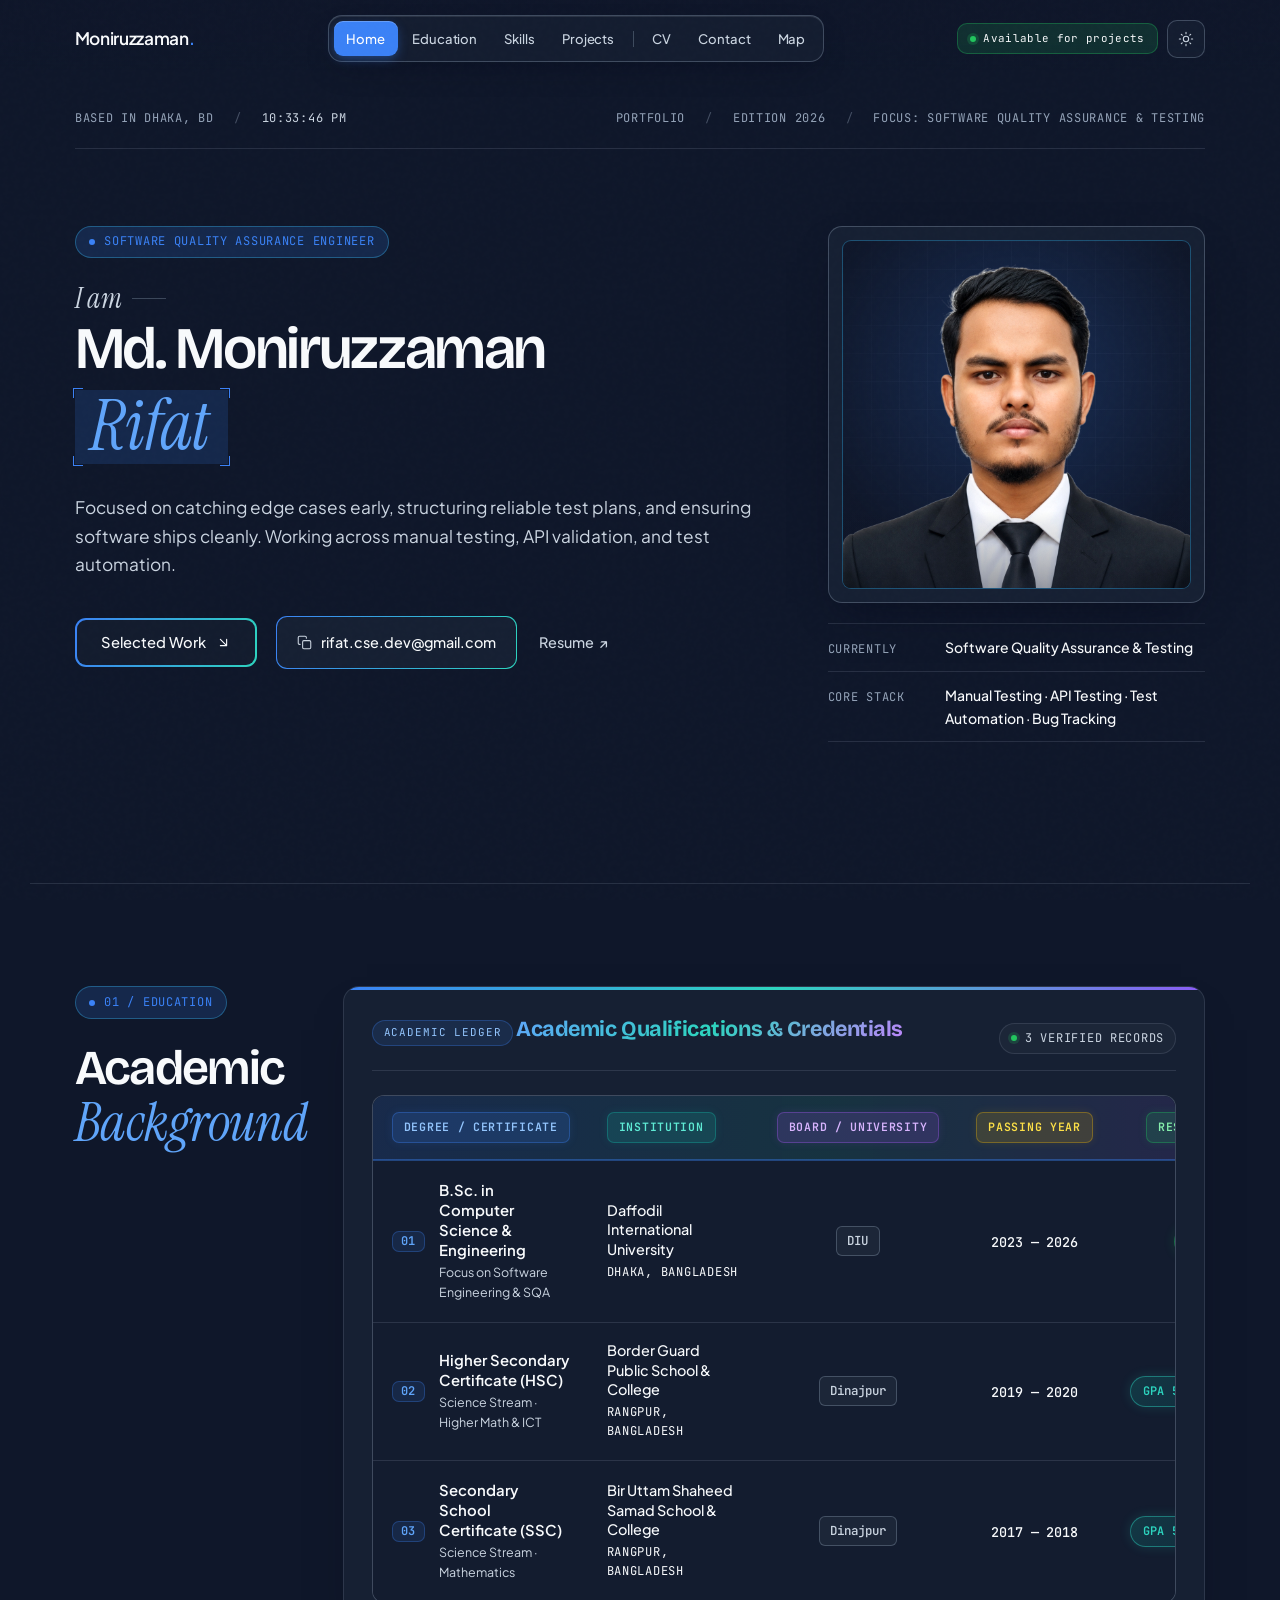
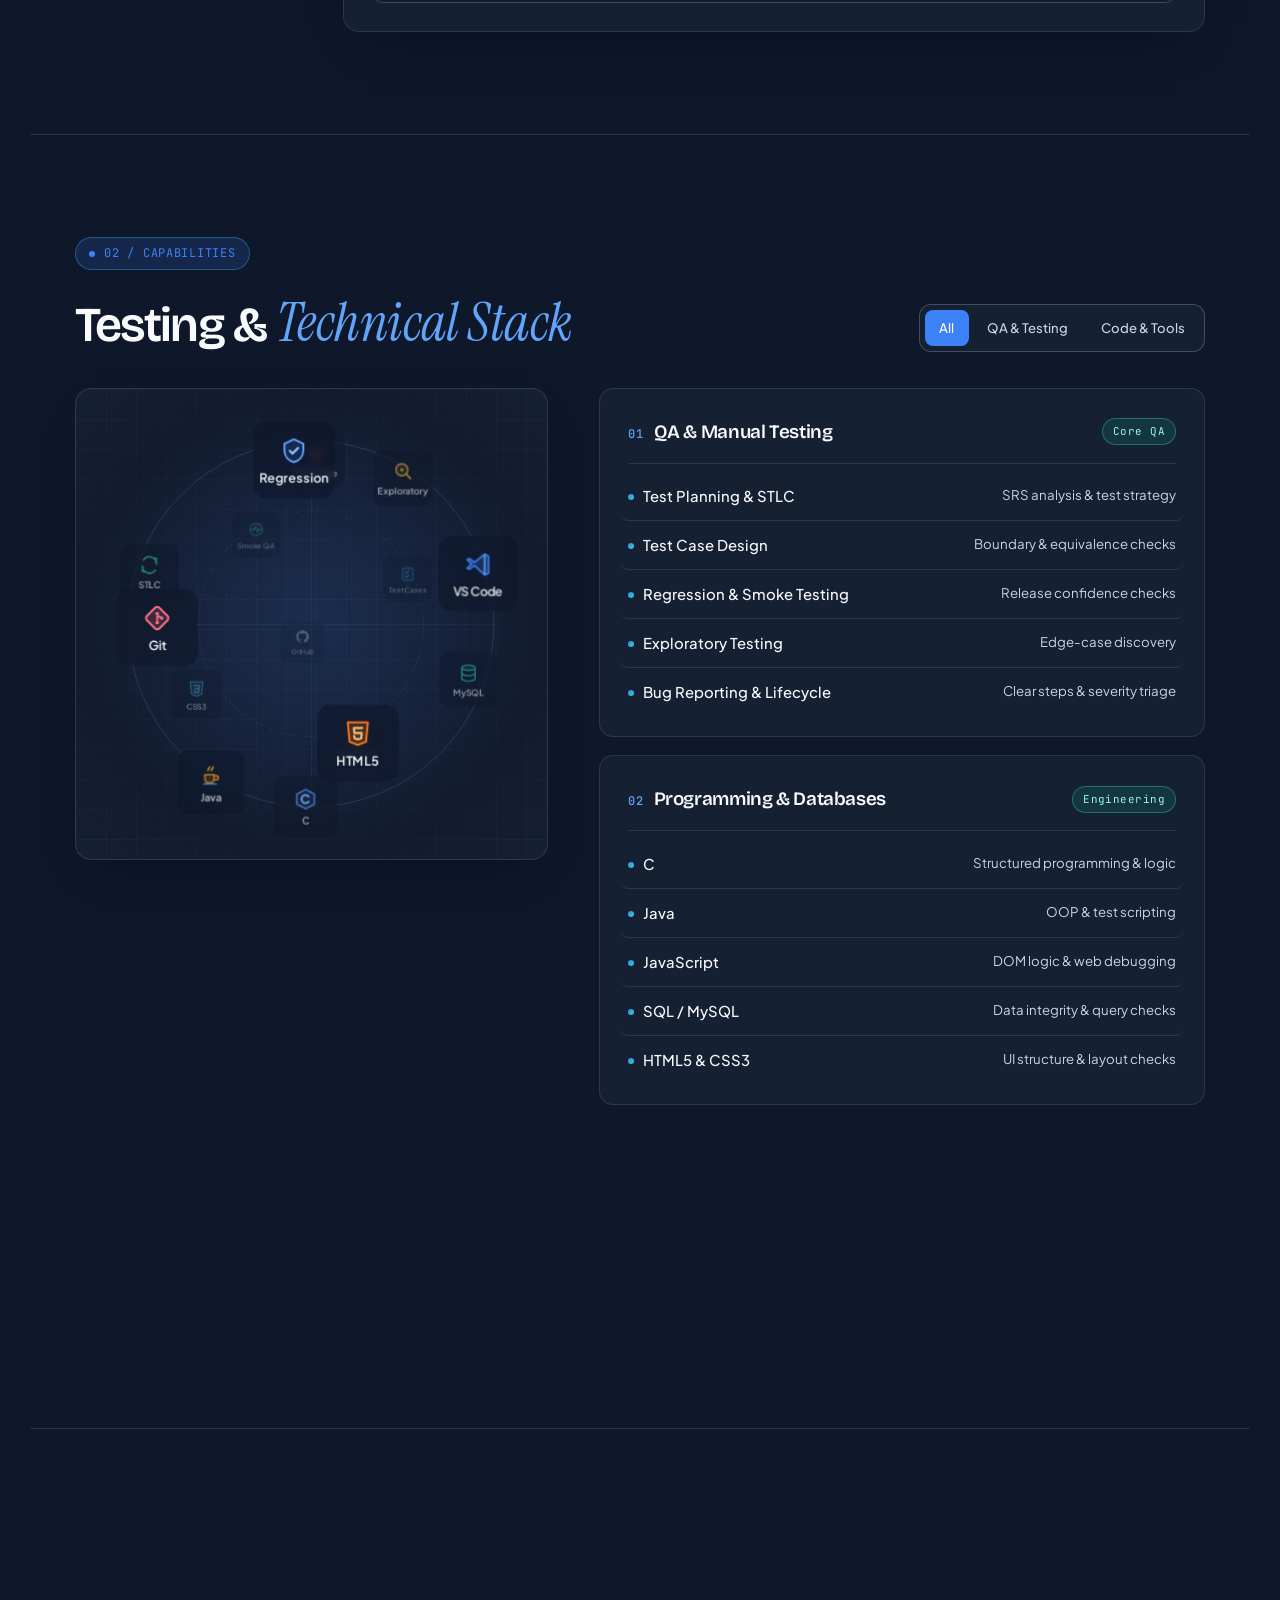
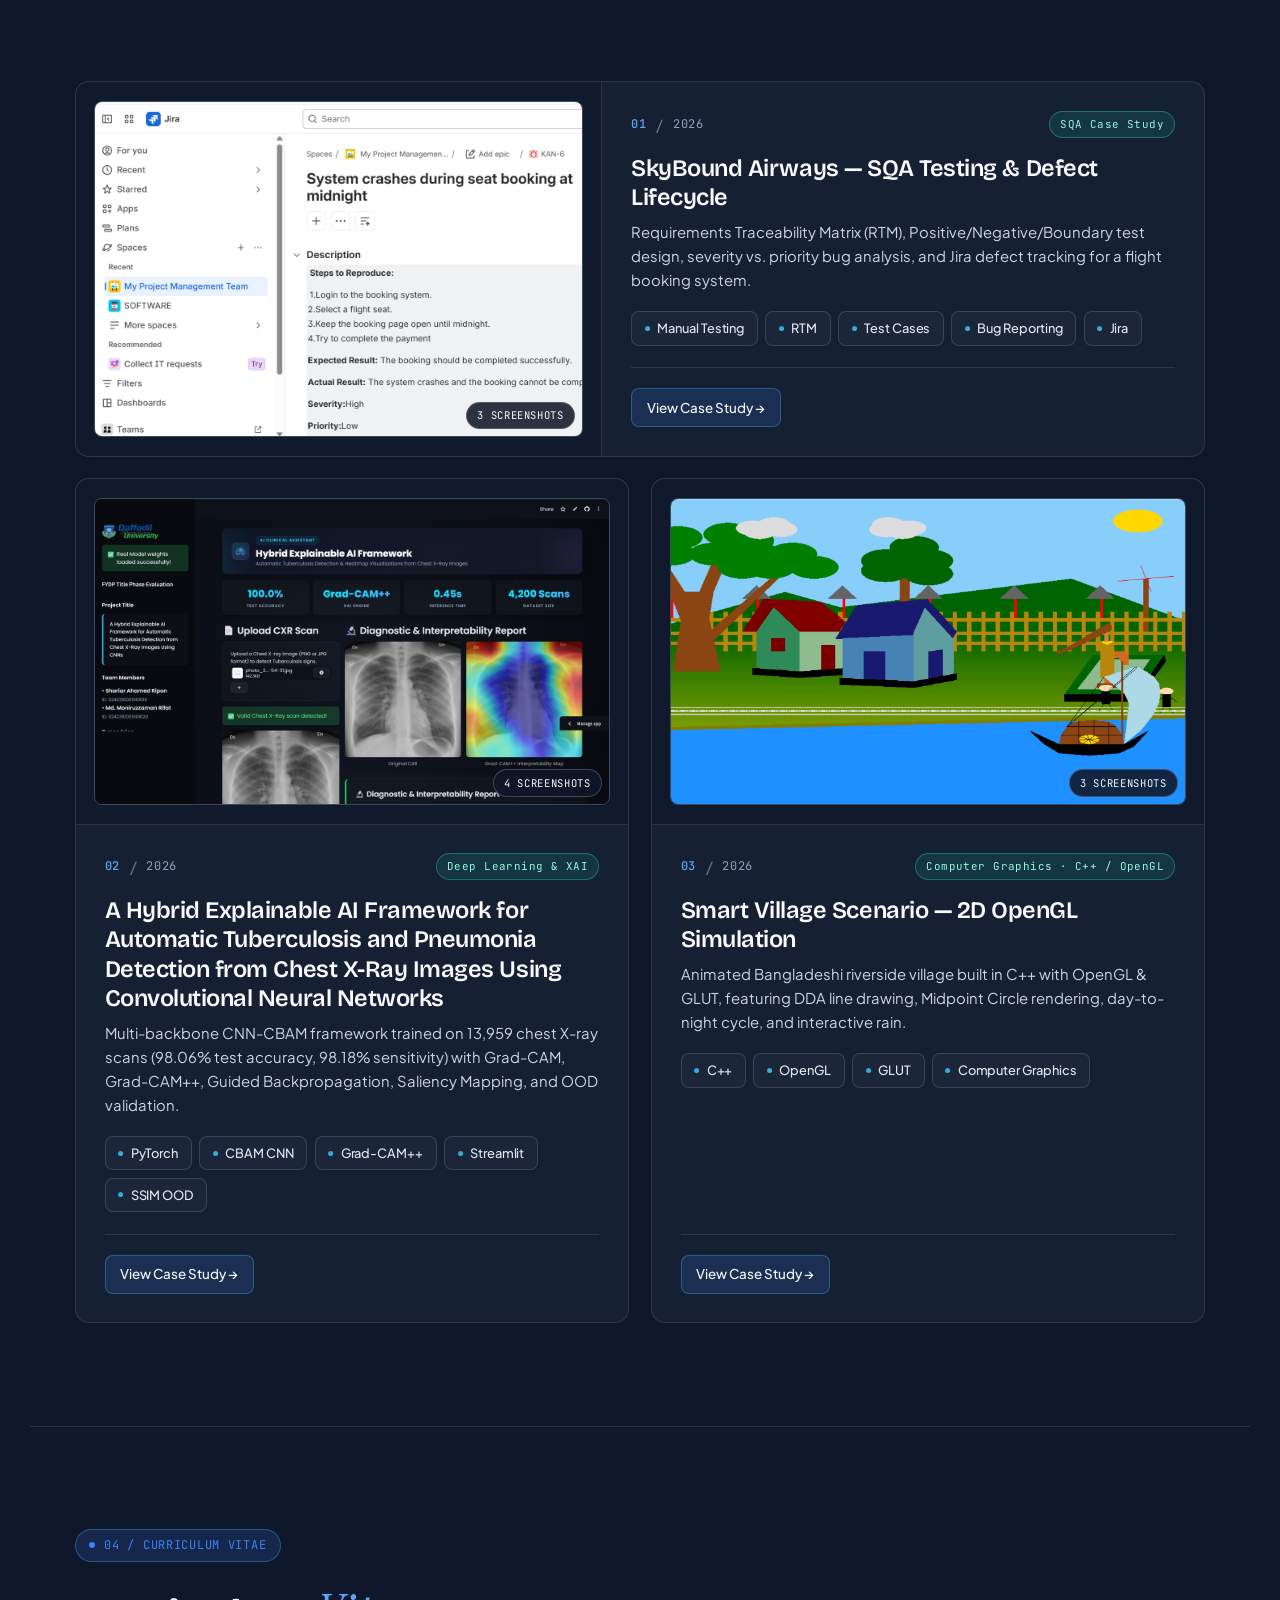
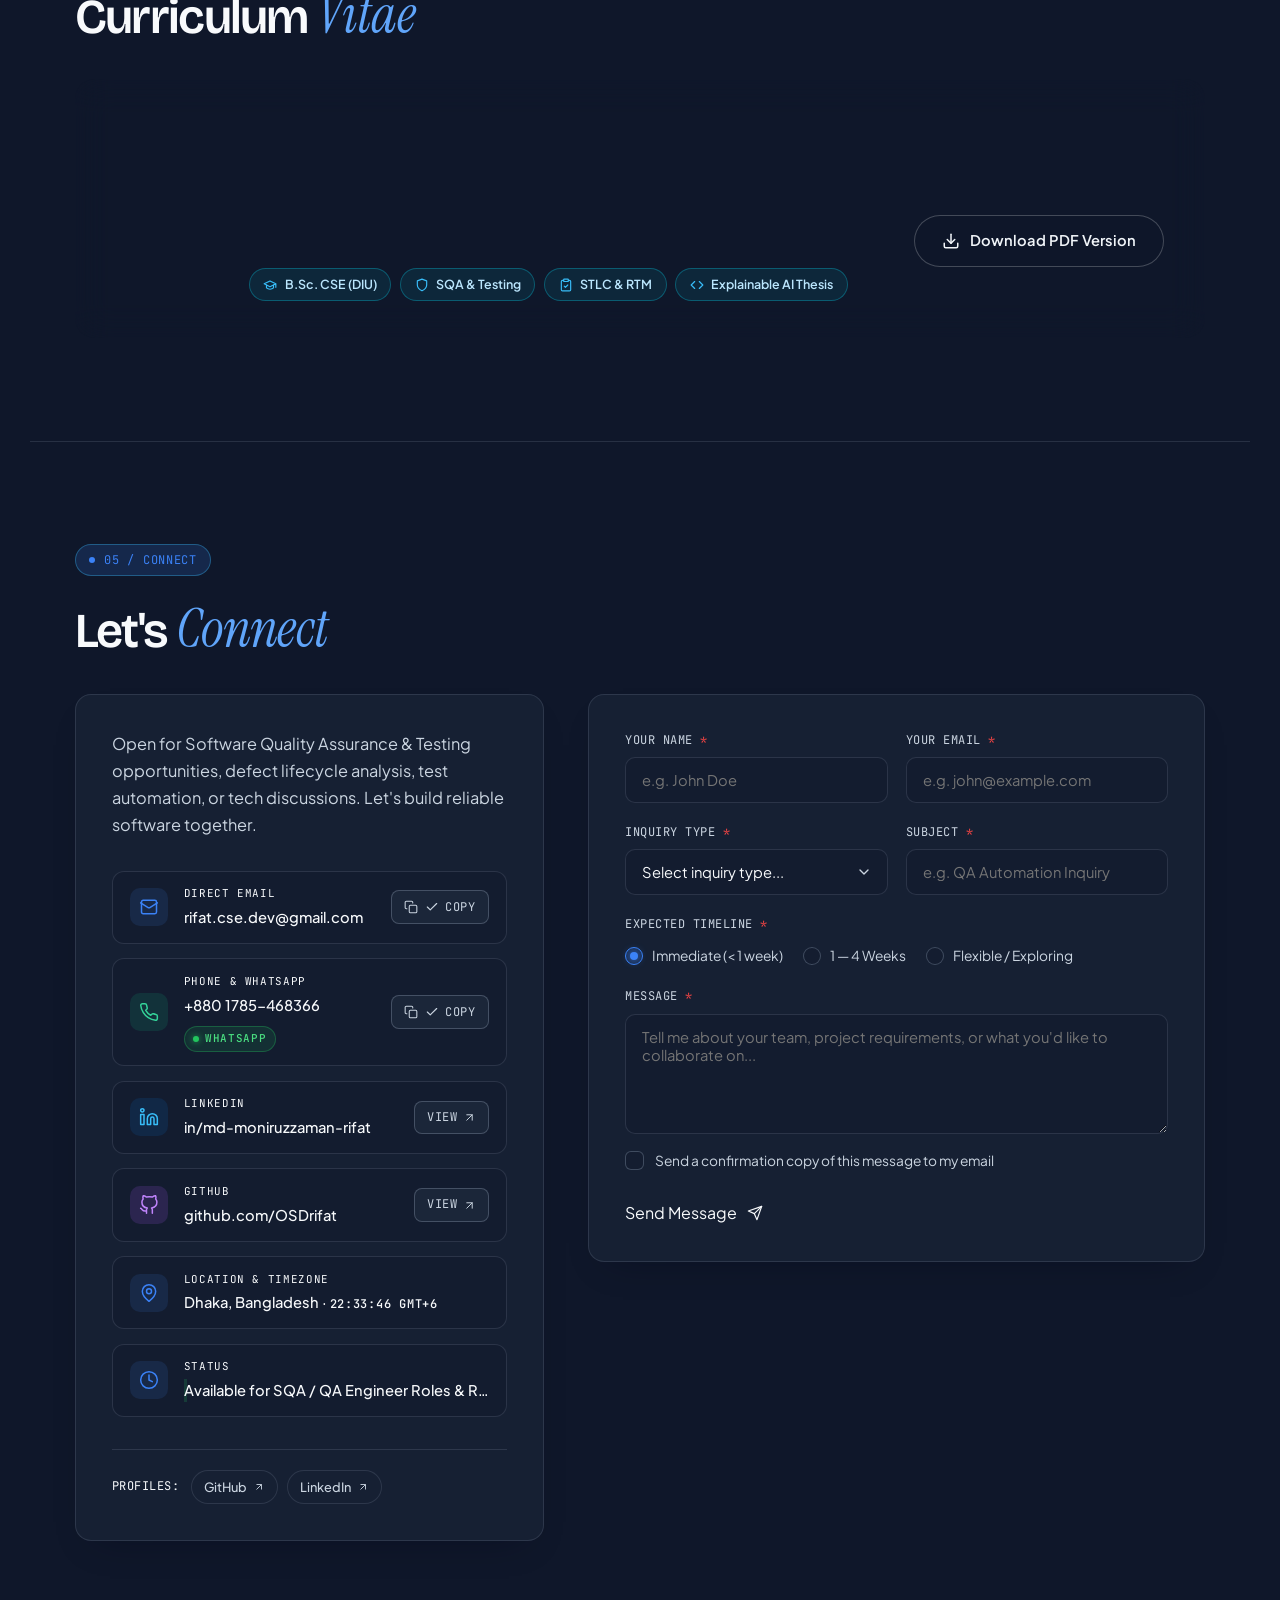
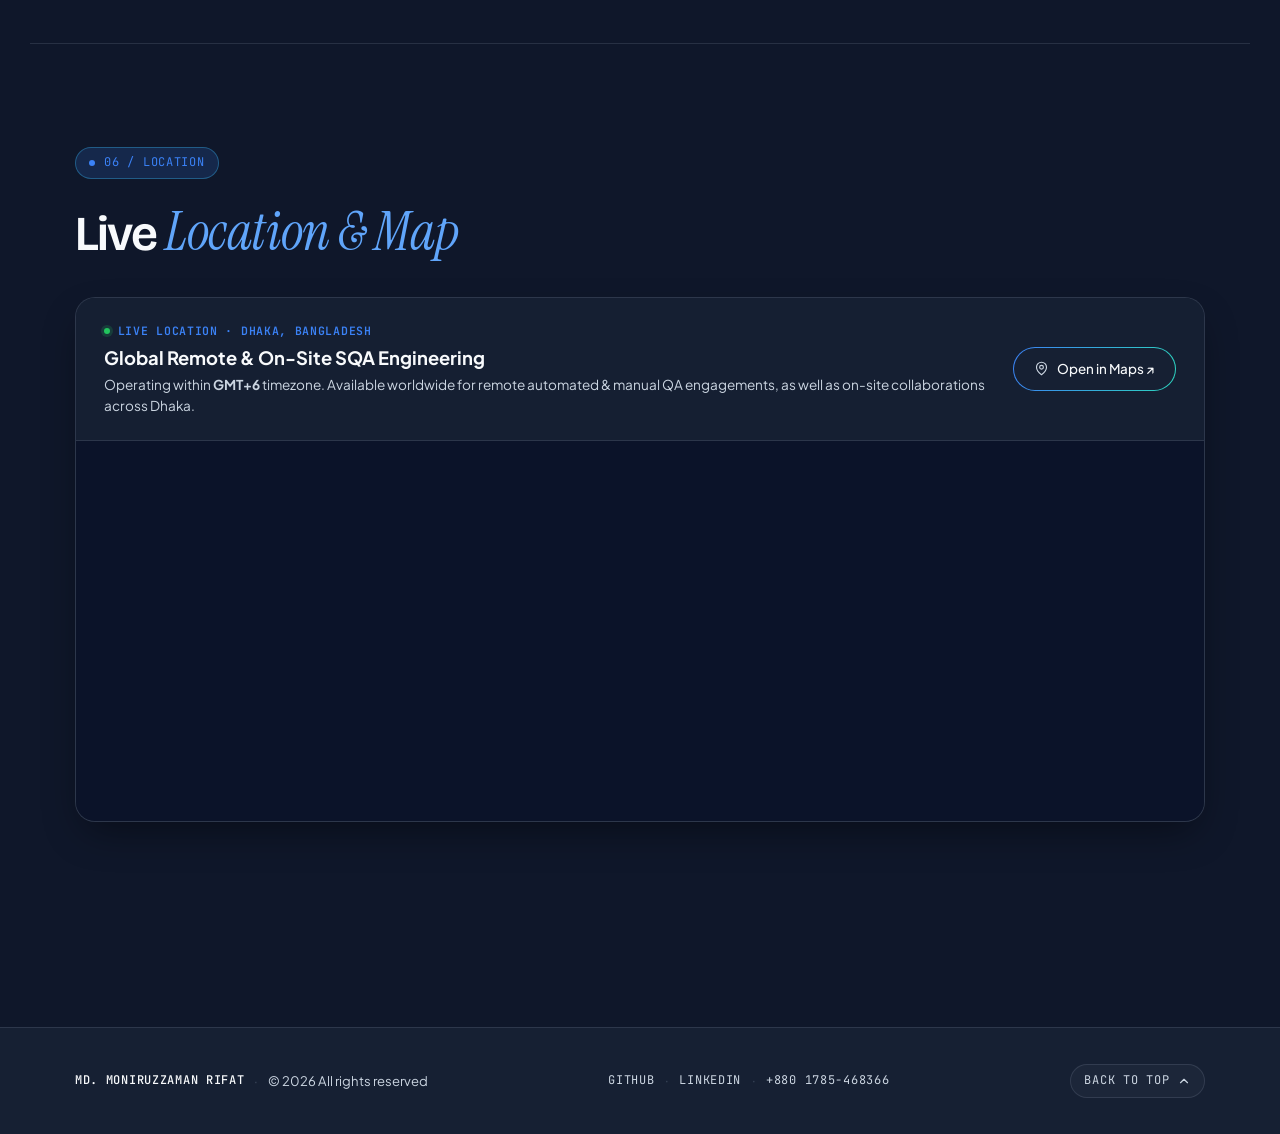
<file: index.html>
<!DOCTYPE html>
<html lang="en" data-theme="dark">
<head>
  <meta charset="UTF-8" />
  <meta name="viewport" content="width=device-width, initial-scale=1.0" />
  <title>Md. Moniruzzaman Rifat — Software Quality Assurance Engineer</title>
  <meta
    name="description"
    content="Portfolio of Md. Moniruzzaman Rifat — Software Quality Assurance & Testing Engineer."
  />
  <link rel="icon" type="image/svg+xml" href="favicon.svg" />

  <!-- Prevent theme flash on load -->
  <script>
    (function () {
      var saved = localStorage.getItem("portfolio-theme-v2");
      var theme = saved === "light" || saved === "dark" ? saved : "dark";
      document.documentElement.setAttribute("data-theme", theme);
    })();
  </script>

  <!-- Curated Font Pairing: Bricolage Grotesque + Plus Jakarta Sans + Instrument Serif + JetBrains Mono -->
  <link rel="preconnect" href="https://fonts.googleapis.com" />
  <link rel="preconnect" href="https://fonts.gstatic.com" crossorigin />
  <link
    href="https://fonts.googleapis.com/css2?family=Bricolage+Grotesque:opsz,wght@12..96,500;12..96,600;12..96,700&family=Instrument+Serif:ital@0;1&family=JetBrains+Mono:wght@400;500&family=Plus+Jakarta+Sans:wght@400;500;600&display=swap"
    rel="stylesheet"
  />

  <link rel="stylesheet" href="css/styles.css?v=45" />
</head>
<body data-page="home">
  <!-- Subtle paper-grain texture -->
  <div class="grain-overlay" aria-hidden="true"></div>

  <!-- =======================================================================
       Header / Floating Architectural Dock Navigation
       ======================================================================= -->
  <header class="site-header">
    <div class="container header-inner">
      <a href="#top" class="brand" aria-label="Home">
        <span id="brand-name">Moniruzzaman</span><span class="brand-dot">.</span>
      </a>

      <nav class="nav-dock" aria-label="Primary Navigation">
        <div class="dock-track" id="dock-track">
          <span class="dock-indicator" id="dock-indicator" aria-hidden="true"></span>
          <a href="#top" class="dock-link is-active" aria-current="page">Home</a>
          <a href="#education" class="dock-link">Education</a>
          <a href="#skills" class="dock-link">Skills</a>
          <a href="#projects" class="dock-link">Projects</a>
          <span class="dock-divider" aria-hidden="true"></span>
          <a href="#cv" class="dock-link" id="dock-cv">CV</a>
          <a href="#contact" class="dock-link">Contact</a>
          <a href="#map" class="dock-link" id="dock-map">Map</a>
        </div>
      </nav>

      <div class="header-actions">
        <div class="availability-pill" title="Current work status">
          <span class="status-dot" aria-hidden="true"></span>
          <span class="availability-text" id="availability-text">Available for projects</span>
        </div>

        <button
          type="button"
          class="icon-btn"
          id="theme-toggle"
          aria-label="Toggle color theme"
          title="Toggle theme (T)"
        >
          <!-- Sun Icon -->
          <svg id="icon-sun" viewBox="0 0 24 24" fill="none" stroke="currentColor" stroke-width="1.6" stroke-linecap="round" stroke-linejoin="round" style="display: none;">
            <circle cx="12" cy="12" r="4"></circle>
            <path d="M12 2v2M12 20v2M4.93 4.93l1.41 1.41M17.66 17.66l1.41 1.41M2 12h2M20 12h2M6.34 17.66l-1.41 1.41M19.07 4.93l-1.41 1.41"></path>
          </svg>
          <!-- Moon Icon -->
          <svg id="icon-moon" viewBox="0 0 24 24" fill="none" stroke="currentColor" stroke-width="1.6" stroke-linecap="round" stroke-linejoin="round">
            <path d="M21 12.79A9 9 0 1 1 11.21 3 7 7 0 0 0 21 12.79z"></path>
          </svg>
        </button>

        <button
          type="button"
          class="icon-btn menu-toggle"
          id="menu-toggle"
          aria-label="Open navigation menu"
          aria-expanded="false"
          aria-controls="mobile-drawer"
        >
          <svg viewBox="0 0 24 24" fill="none" stroke="currentColor" stroke-width="1.6" stroke-linecap="round">
            <line x1="4" y1="8" x2="20" y2="8"></line>
            <line x1="4" y1="16" x2="20" y2="16"></line>
          </svg>
        </button>
      </div>
    </div>

    <!-- Mobile Navigation Drawer -->
    <div class="mobile-drawer" id="mobile-drawer">
      <div class="container mobile-drawer-inner">
        <a href="#top" class="drawer-link is-active" aria-current="page">Home</a>
        <a href="#education" class="drawer-link">Education</a>
        <a href="#skills" class="drawer-link">Skills</a>
        <a href="#projects" class="drawer-link">Projects</a>
        <a href="#cv" class="drawer-link">CV</a>
        <a href="#contact" class="drawer-link">Contact</a>
        <a href="#map" class="drawer-link">Map</a>
      </div>
    </div>
  </header>

  <!-- =======================================================================
       Main — Portfolio Sections
       ======================================================================= -->
  <main>
    <section id="top" class="container hero-section">
    <!-- Top Editorial Metadata Strip -->
    <div class="meta-bar mono reveal">
      <div class="meta-group">
        <span id="hero-location">BASED IN DHAKA, BD</span>
        <span class="meta-sep" aria-hidden="true">/</span>
        <span class="live-clock tabular" id="live-clock">--:--:--</span>
      </div>
      <div class="meta-group">
        <span id="brand-tag">PORTFOLIO</span>
        <span class="meta-sep" aria-hidden="true">/</span>
        <span>EDITION 2026</span>
        <span class="meta-sep" aria-hidden="true">/</span>
        <span id="hero-focus">FOCUS: SOFTWARE QUALITY ASSURANCE &amp; TESTING</span>
      </div>
    </div>

    <!-- Asymmetric Editorial Grid -->
    <div class="hero-grid">
      <!-- Left: Primary Statement -->
      <div class="hero-main">
        <p class="hero-eyebrow mono reveal reveal-delay-1" id="hero-role">
          Software Quality Assurance Engineer
        </p>

        <h1 class="hero-headline reveal reveal-delay-2" id="hero-headline">
          <span class="headline-kicker">I am</span>
          <span class="headline-main">Md. Moniruzzaman</span>
          <span class="headline-accent">
            <span class="corner tl" aria-hidden="true"></span>
            <span class="corner tr" aria-hidden="true"></span>
            <span class="corner bl" aria-hidden="true"></span>
            <span class="corner br" aria-hidden="true"></span>
            Rifat
          </span>
        </h1>

        <p class="hero-bio reveal reveal-delay-3" id="hero-bio">
          Focused on catching edge cases early, structuring reliable test plans, and ensuring software ships cleanly. Working across manual testing, API validation, and test automation.
        </p>

        <div class="hero-actions reveal reveal-delay-4">
          <a href="#projects" class="btn-primary">
            <span class="btn-text-wrap">
              <span class="btn-text-front">Selected Work</span>
              <span class="btn-text-back" aria-hidden="true">Selected Work</span>
            </span>
            <span class="btn-arrow-box" aria-hidden="true">
              <svg class="arrow-current" viewBox="0 0 24 24" fill="none" stroke="currentColor" stroke-width="1.8" stroke-linecap="round" stroke-linejoin="round">
                <path d="M7 7l10 10M17 7v10H7"></path>
              </svg>
              <svg class="arrow-next" viewBox="0 0 24 24" fill="none" stroke="currentColor" stroke-width="1.8" stroke-linecap="round" stroke-linejoin="round">
                <path d="M7 7l10 10M17 7v10H7"></path>
              </svg>
            </span>
          </a>

          <button type="button" class="btn-secondary" id="copy-email-btn" title="Copy email address (C)">
            <svg viewBox="0 0 24 24" fill="none" stroke="currentColor" stroke-width="1.7" stroke-linecap="round" stroke-linejoin="round" aria-hidden="true">
              <rect x="9" y="9" width="13" height="13" rx="2" ry="2"></rect>
              <path d="M5 15H4a2 2 0 0 1-2-2V4a2 2 0 0 1 2-2h9a2 2 0 0 1 2 2v1"></path>
            </svg>
            <span id="email-label">rifat.cse.dev@gmail.com</span>
          </button>

          <a href="#" class="text-cta" id="resume-link" target="_blank" rel="noopener noreferrer">
            <span>Resume</span>
            <span class="cta-arrow" aria-hidden="true">↗</span>
          </a>
        </div>
      </div>

      <!-- Right: Portrait Frame & Studio Spec Table -->
      <aside class="hero-aside reveal reveal-delay-3" aria-label="Profile overview">
        <div class="portrait-frame">
          <div class="portrait-media" id="portrait-media">
            <img
              id="portrait-img"
              src="assets/portrait.png"
              alt="Md. Moniruzzaman Rifat portrait"
              loading="eager"
            />
            <div class="portrait-placeholder" id="portrait-placeholder" style="display: none;">
              <span class="placeholder-monogram" id="placeholder-monogram">M.</span>
              <span class="placeholder-note">Replace with your natural portrait photo in js/config.js</span>
            </div>
          </div>
        </div>

        <div class="spec-list">
          <div class="spec-row">
            <span class="spec-label mono">Currently</span>
            <span class="spec-value" id="spec-currently">Software Quality Assurance &amp; Testing</span>
          </div>
          <div class="spec-row">
            <span class="spec-label mono">Core Stack</span>
            <span class="spec-value" id="spec-stack">Manual Testing · API Testing · Test Automation · Bug Tracking</span>
          </div>
        </div>
      </aside>
    </div>
    </section>

    <!-- =====================================================================
         Section 01 — Education
         ===================================================================== -->
    <section id="education" class="container section-block" aria-labelledby="edu-title">
      <div class="edu-layout">
        <!-- Sticky Left Header -->
        <div class="edu-sidebar reveal-on-scroll">
          <p class="hero-eyebrow mono" id="edu-eyebrow">01 / Education</p>
          <h2 class="section-title" id="edu-title">
            Academic <em>Background</em>
          </h2>
        </div>

        <!-- Right Academic Ledger -->
        <div class="edu-content">
                    <!-- Academic Performance Summary Table (HTML Table Requirement) -->
          <div class="edu-table-card reveal-on-scroll">
            <div class="edu-table-header">
              <div class="edu-table-header-left">
                <span class="mono edu-table-tag">Academic Ledger</span>
                <h3 class="edu-table-title">Academic Qualifications &amp; Credentials</h3>
              </div>
              <div class="edu-table-header-right">
                <span class="edu-table-stat mono">
                  <span class="status-dot status-dot--active" aria-hidden="true"></span>
                  3 Verified Records
                </span>
              </div>
            </div>

            <div class="table-responsive">
              <table class="edu-table">
                <thead>
                  <tr class="edu-table-thead-row">
                    <th scope="col" class="th-degree mono">
                      <span class="th-pill th-pill--blue">Degree / Certificate</span>
                    </th>
                    <th scope="col" class="th-inst mono">
                      <span class="th-pill th-pill--teal">Institution</span>
                    </th>
                    <th scope="col" class="th-board mono">
                      <span class="th-pill th-pill--purple">Board / University</span>
                    </th>
                    <th scope="col" class="th-year mono">
                      <span class="th-pill th-pill--amber">Passing Year</span>
                    </th>
                    <th scope="col" class="th-result mono">
                      <span class="th-pill th-pill--green">Result / GPA</span>
                    </th>
                  </tr>
                </thead>
                <tbody>
                  <tr class="edu-table-row">
                    <td class="td-degree">
                      <div class="edu-degree-meta">
                        <span class="edu-badge-num mono">01</span>
                        <div class="edu-degree-text">
                          <strong class="edu-degree-strong">B.Sc. in Computer Science &amp; Engineering</strong>
                          <span class="edu-sub-text">Focus on Software Engineering &amp; SQA</span>
                        </div>
                      </div>
                    </td>
                    <td class="td-inst">
                      <div class="edu-inst-wrap">
                        <span class="edu-inst-name">Daffodil International University</span>
                        <span class="edu-inst-loc mono">Dhaka, Bangladesh</span>
                      </div>
                    </td>
                    <td class="td-board">
                      <span class="edu-board-pill">DIU</span>
                    </td>
                    <td class="td-year">
                      <span class="edu-year-pill mono tabular">2023 — 2026</span>
                    </td>
                    <td class="td-result">
                      <span class="edu-table-badge edu-table-badge--ongoing">
                        <span class="status-dot" aria-hidden="true"></span>
                        Ongoing
                      </span>
                    </td>
                  </tr>
                  <tr class="edu-table-row">
                    <td class="td-degree">
                      <div class="edu-degree-meta">
                        <span class="edu-badge-num mono">02</span>
                        <div class="edu-degree-text">
                          <strong class="edu-degree-strong">Higher Secondary Certificate (HSC)</strong>
                          <span class="edu-sub-text">Science Stream · Higher Math &amp; ICT</span>
                        </div>
                      </div>
                    </td>
                    <td class="td-inst">
                      <div class="edu-inst-wrap">
                        <span class="edu-inst-name">Border Guard Public School &amp; College</span>
                        <span class="edu-inst-loc mono">Rangpur, Bangladesh</span>
                      </div>
                    </td>
                    <td class="td-board">
                      <span class="edu-board-pill">Dinajpur</span>
                    </td>
                    <td class="td-year">
                      <span class="edu-year-pill mono tabular">2019 — 2020</span>
                    </td>
                    <td class="td-result">
                      <span class="edu-table-badge edu-table-badge--gpa">GPA 5.00 / 5.00</span>
                    </td>
                  </tr>
                  <tr class="edu-table-row">
                    <td class="td-degree">
                      <div class="edu-degree-meta">
                        <span class="edu-badge-num mono">03</span>
                        <div class="edu-degree-text">
                          <strong class="edu-degree-strong">Secondary School Certificate (SSC)</strong>
                          <span class="edu-sub-text">Science Stream · Mathematics</span>
                        </div>
                      </div>
                    </td>
                    <td class="td-inst">
                      <div class="edu-inst-wrap">
                        <span class="edu-inst-name">Bir Uttam Shaheed Samad School &amp; College</span>
                        <span class="edu-inst-loc mono">Rangpur, Bangladesh</span>
                      </div>
                    </td>
                    <td class="td-board">
                      <span class="edu-board-pill">Dinajpur</span>
                    </td>
                    <td class="td-year">
                      <span class="edu-year-pill mono tabular">2017 — 2018</span>
                    </td>
                    <td class="td-result">
                      <span class="edu-table-badge edu-table-badge--gpa">GPA 5.00 / 5.00</span>
                    </td>
                  </tr>
                </tbody>
              </table>
            </div>
          </div>
        </div>
      </div>
    </section>

    <!-- =====================================================================
         Section 02 — Skills
         ===================================================================== -->
    <section id="skills" class="container section-block" aria-labelledby="skills-title">
      <div class="skills-header reveal-on-scroll">
        <div>
          <p class="hero-eyebrow mono" id="skills-eyebrow">02 / Capabilities</p>
          <h2 class="section-title" id="skills-title">
            Testing &amp; <em>Technical Stack</em>
          </h2>
        </div>

        <div class="skill-filters" id="skill-filters" role="tablist" aria-label="Filter skills by category"></div>
      </div>

      <div class="skills-split">
        <!-- Sticky Left: Continuous 3D Rotating Skill Sphere -->
        <aside class="skills-orbit-card reveal-on-scroll" aria-label="3D rotating skills showcase">
          <div class="orbit-stage" id="orbit-stage">
            <div class="orbit-ring orbit-ring--outer" aria-hidden="true"></div>
            <div class="orbit-ring orbit-ring--inner" aria-hidden="true"></div>
            <div class="orbit-axis orbit-axis--x" aria-hidden="true"></div>
            <div class="orbit-axis orbit-axis--y" aria-hidden="true"></div>
            <div class="orbit-cloud" id="orbit-cloud"></div>
          </div>
        </aside>

        <!-- Right: Structured Skill Categories -->
        <div class="skills-grid" id="skills-grid"></div>
      </div>
    </section>

    <!-- =====================================================================
         Section 03 — Projects & Case Studies
         ===================================================================== -->
    <section id="projects" class="container section-block" aria-labelledby="projects-title">
      <div class="skills-header reveal-on-scroll">
        <div>
          <p class="hero-eyebrow mono" id="projects-eyebrow">03 / Selected Work</p>
          <h2 class="section-title" id="projects-title">
            Projects &amp; <em>Case Studies</em>
          </h2>
        </div>

        <div class="skill-filters" id="project-filters" role="tablist" aria-label="Filter projects by category"></div>
      </div>

      <div class="projects-grid" id="projects-grid"></div>
    </section>

    <!-- =====================================================================
         Section 04 — Curriculum Vitae (CV)
         ===================================================================== -->
    <section id="cv" class="container section-block" aria-labelledby="cv-title">
      <div class="skills-header reveal-on-scroll">
        <div>
          <p class="hero-eyebrow mono" id="cv-eyebrow">04 / Curriculum Vitae</p>
          <h2 class="section-title" id="cv-title">
            Curriculum <em>Vitae</em>
          </h2>
        </div>
      </div>

      <div class="cv-executive-card reveal-on-scroll">
        <div class="cv-exec-left">
          <div class="cv-avatar-wrap">
            <img src="assets/portrait.png" alt="Md. Moniruzzaman Rifat" class="cv-avatar-img" />
          </div>
          <div class="cv-exec-info">
            <h3 class="cv-exec-name">MD. MONIRUZZAMAN RIFAT</h3>
            <p class="cv-exec-role">Software Quality Assurance (SQA) &amp; Testing | B.Sc. in CSE</p>
            <p class="cv-exec-bio">
              Final-semester B.Sc. in Computer Science &amp; Engineering student at Daffodil International University (Focus: Software Engineering &amp; SQA). Experienced in STLC test plans, requirement traceability matrices (RTM), positive/negative/boundary test cases, and explainable AI research.
            </p>
            <div class="cv-exec-badges">
              <span class="cv-badge-pill">
                <svg viewBox="0 0 24 24" width="14" height="14" fill="none" stroke="currentColor" stroke-width="2" stroke-linecap="round" stroke-linejoin="round" aria-hidden="true"><path d="M22 10v6M2 10l10-5 10 5-10 5z"/><path d="M6 12v5c3 3 9 3 12 0v-5"/></svg>
                B.Sc. CSE (DIU)
              </span>
              <span class="cv-badge-pill">
                <svg viewBox="0 0 24 24" width="14" height="14" fill="none" stroke="currentColor" stroke-width="2" stroke-linecap="round" stroke-linejoin="round" aria-hidden="true"><path d="M12 22s8-4 8-10V5l-8-3-8 3v7c0 6 8 10 8 10z"/></svg>
                SQA &amp; Testing
              </span>
              <span class="cv-badge-pill">
                <svg viewBox="0 0 24 24" width="14" height="14" fill="none" stroke="currentColor" stroke-width="2" stroke-linecap="round" stroke-linejoin="round" aria-hidden="true"><path d="M16 4h2a2 2 0 0 1 2 2v14a2 2 0 0 1-2 2H6a2 2 0 0 1-2-2V6a2 2 0 0 1 2-2h2"/><rect x="8" y="2" width="8" height="4" rx="1" ry="1"/><path d="m9 14 2 2 4-4"/></svg>
                STLC &amp; RTM
              </span>
              <span class="cv-badge-pill">
                <svg viewBox="0 0 24 24" width="14" height="14" fill="none" stroke="currentColor" stroke-width="2" stroke-linecap="round" stroke-linejoin="round" aria-hidden="true"><polyline points="16 18 22 12 16 6"/><polyline points="8 6 2 12 8 18"/></svg>
                Explainable AI Thesis
              </span>
            </div>
          </div>
        </div>

        <div class="cv-exec-right">
          <a href="cv.html" target="_blank" rel="noopener noreferrer" class="btn-cv-primary" title="Open full interactive CV page in new tab">
            <svg viewBox="0 0 24 24" fill="none" stroke="currentColor" stroke-width="2" stroke-linecap="round" stroke-linejoin="round" class="btn-cv-icon" aria-hidden="true">
              <path d="M14 2H6a2 2 0 0 0-2 2v16a2 2 0 0 0 2 2h12a2 2 0 0 0 2-2V8z"></path>
              <polyline points="14 2 14 8 20 8"></polyline>
              <line x1="16" y1="13" x2="8" y2="13"></line>
              <line x1="16" y1="17" x2="8" y2="17"></line>
              <polyline points="10 9 9 9 8 9"></polyline>
            </svg>
            <span>View Full Interactive CV</span>
          </a>
          <a href="assets/Md_Moniruzzaman_Rifat.pdf" download="Md_Moniruzzaman_Rifat.pdf" class="btn-cv-secondary" title="Download formatted PDF resume">
            <svg viewBox="0 0 24 24" fill="none" stroke="currentColor" stroke-width="2" stroke-linecap="round" stroke-linejoin="round" class="btn-cv-icon" aria-hidden="true">
              <path d="M21 15v4a2 2 0 0 1-2 2H5a2 2 0 0 1-2-2v-4"></path>
              <polyline points="7 10 12 15 17 10"></polyline>
              <line x1="12" y1="15" x2="12" y2="3"></line>
            </svg>
            <span>Download PDF Version</span>
          </a>
        </div>
      </div>
    </section>

    <!-- =====================================================================
         Section 05 — Contact / Connect
         ===================================================================== -->
    <section id="contact" class="container section-block" aria-labelledby="contact-title">
      <div class="skills-header reveal-on-scroll">
        <div>
          <p class="hero-eyebrow mono" id="contact-eyebrow">05 / Connect</p>
          <h2 class="section-title" id="contact-title">
            Let's <em>Connect</em>
          </h2>
        </div>
      </div>

      <div class="contact-layout">
        <!-- Left Column: Direct Info & Quick Channels -->
        <div class="contact-info-card reveal-on-scroll">
          <p class="contact-lead" id="contact-lead">
            Open for Software Quality Assurance &amp; Testing opportunities, defect lifecycle analysis, test automation, or tech discussions. Let's build reliable software together.
          </p>

          <div class="contact-channels">
            <!-- Direct Email Card with One-Click Copy -->
            <div class="contact-channel-item">
              <div class="contact-channel-icon" aria-hidden="true">
                <svg viewBox="0 0 24 24" fill="none" stroke="currentColor" stroke-width="1.8" stroke-linecap="round" stroke-linejoin="round">
                  <rect x="3" y="4" width="18" height="16" rx="2"></rect>
                  <path d="m22 7-8.97 5.7a1.94 1.94 0 0 1-2.06 0L2 7"></path>
                </svg>
              </div>
              <div class="contact-channel-body">
                <span class="contact-channel-label mono">Direct Email</span>
                <a href="mailto:rifat.cse.dev@gmail.com" class="contact-channel-val" id="contact-email-link">rifat.cse.dev@gmail.com</a>
              </div>
              <button type="button" class="contact-copy-btn" id="contact-copy-btn" title="Copy email address" aria-label="Copy email address">
                <svg class="copy-icon-idle" viewBox="0 0 24 24" fill="none" stroke="currentColor" stroke-width="1.8" stroke-linecap="round" stroke-linejoin="round">
                  <rect x="9" y="9" width="13" height="13" rx="2" ry="2"></rect>
                  <path d="M5 15H4a2 2 0 0 1-2-2V4a2 2 0 0 1 2-2h9a2 2 0 0 1 2 2v1"></path>
                </svg>
                <svg class="copy-icon-done" viewBox="0 0 24 24" fill="none" stroke="currentColor" stroke-width="2" stroke-linecap="round" stroke-linejoin="round" hidden>
                  <polyline points="20 6 9 17 4 12"></polyline>
                </svg>
                <span class="copy-text mono" id="contact-copy-text">Copy</span>
              </button>
            </div>

            <!-- Phone & WhatsApp Card with One-Click Copy & Direct WhatsApp Link -->
            <div class="contact-channel-item">
              <div class="contact-channel-icon contact-icon-phone" aria-hidden="true">
                <svg viewBox="0 0 24 24" fill="none" stroke="currentColor" stroke-width="1.8" stroke-linecap="round" stroke-linejoin="round">
                  <path d="M22 16.92v3a2 2 0 0 1-2.18 2 19.79 19.79 0 0 1-8.63-3.07 19.5 19.5 0 0 1-6-6 19.79 19.79 0 0 1-3.07-8.67A2 2 0 0 1 4.11 2h3a2 2 0 0 1 2 1.72 12.84 12.84 0 0 0 .7 2.81 2 2 0 0 1-.45 2.11L8.09 9.91a16 16 0 0 0 6 6l1.27-1.27a2 2 0 0 1 2.11-.45 12.84 12.84 0 0 0 2.81.7A2 2 0 0 1 22 16.92z"></path>
                </svg>
              </div>
              <div class="contact-channel-body">
                <span class="contact-channel-label mono">Phone &amp; WhatsApp</span>
                <div class="contact-channel-val-group">
                  <a href="tel:+8801785468366" class="contact-channel-val" id="contact-phone-link">+880 1785-468366</a>
                  <a href="https://wa.me/8801785468366" target="_blank" rel="noopener noreferrer" class="contact-wa-pill mono" title="Direct chat on WhatsApp">
                    <span class="wa-dot" aria-hidden="true"></span>WhatsApp
                  </a>
                </div>
              </div>
              <button type="button" class="contact-copy-btn" id="contact-copy-phone-btn" title="Copy phone number" aria-label="Copy phone number">
                <svg class="copy-icon-idle" viewBox="0 0 24 24" fill="none" stroke="currentColor" stroke-width="1.8" stroke-linecap="round" stroke-linejoin="round">
                  <rect x="9" y="9" width="13" height="13" rx="2" ry="2"></rect>
                  <path d="M5 15H4a2 2 0 0 1-2-2V4a2 2 0 0 1 2-2h9a2 2 0 0 1 2 2v1"></path>
                </svg>
                <svg class="copy-icon-done" viewBox="0 0 24 24" fill="none" stroke="currentColor" stroke-width="2" stroke-linecap="round" stroke-linejoin="round" hidden>
                  <polyline points="20 6 9 17 4 12"></polyline>
                </svg>
                <span class="copy-text mono" id="contact-copy-phone-text">Copy</span>
              </button>
            </div>

            <!-- LinkedIn Profile Card -->
            <div class="contact-channel-item">
              <div class="contact-channel-icon contact-icon-linkedin" aria-hidden="true">
                <svg viewBox="0 0 24 24" fill="none" stroke="currentColor" stroke-width="1.8" stroke-linecap="round" stroke-linejoin="round">
                  <path d="M16 8a6 6 0 0 1 6 6v7h-4v-7a2 2 0 0 0-2-2 2 2 0 0 0-2 2v7h-4v-7a6 6 0 0 1 6-6z"></path>
                  <rect x="2" y="9" width="4" height="12"></rect>
                  <circle cx="4" cy="4" r="2"></circle>
                </svg>
              </div>
              <div class="contact-channel-body">
                <span class="contact-channel-label mono">LinkedIn</span>
                <a href="https://www.linkedin.com/in/md-moniruzzaman-rifat-4876a92b9/" target="_blank" rel="noopener noreferrer" class="contact-channel-val" id="contact-linkedin-link">
                  in/md-moniruzzaman-rifat
                </a>
              </div>
              <a href="https://www.linkedin.com/in/md-moniruzzaman-rifat-4876a92b9/" target="_blank" rel="noopener noreferrer" class="contact-channel-action-btn mono" title="Open LinkedIn Profile">
                <span>View</span>
                <svg viewBox="0 0 24 24" fill="none" stroke="currentColor" stroke-width="1.8" stroke-linecap="round" stroke-linejoin="round">
                  <line x1="7" y1="17" x2="17" y2="7"></line>
                  <polyline points="7 7 17 7 17 17"></polyline>
                </svg>
              </a>
            </div>

            <!-- GitHub Profile Card -->
            <div class="contact-channel-item">
              <div class="contact-channel-icon contact-icon-github" aria-hidden="true">
                <svg viewBox="0 0 24 24" fill="none" stroke="currentColor" stroke-width="1.8" stroke-linecap="round" stroke-linejoin="round">
                  <path d="M9 19c-5 1.5-5-2.5-7-3m14 6v-3.87a3.37 3.37 0 0 0-.94-2.61c3.14-.35 6.44-1.54 6.44-7A5.44 5.44 0 0 0 20 4.77 5.07 5.07 0 0 0 19.91 1S18.73.65 16 2.48a13.38 13.38 0 0 0-7 0C6.27.65 5.09 1 5.09 1A5.07 5.07 0 0 0 5 4.77a5.44 5.44 0 0 0-1.5 3.78c0 5.42 3.3 6.61 6.44 7A3.37 3.37 0 0 0 9 18.13V22"></path>
                </svg>
              </div>
              <div class="contact-channel-body">
                <span class="contact-channel-label mono">GitHub</span>
                <a href="https://github.com/OSDrifat?tab=overview&from=2026-10-01&to=2026-10-21" target="_blank" rel="noopener noreferrer" class="contact-channel-val" id="contact-github-link">
                  github.com/OSDrifat
                </a>
              </div>
              <a href="https://github.com/OSDrifat?tab=overview&from=2026-10-01&to=2026-10-21" target="_blank" rel="noopener noreferrer" class="contact-channel-action-btn mono" title="Open GitHub Profile">
                <span>View</span>
                <svg viewBox="0 0 24 24" fill="none" stroke="currentColor" stroke-width="1.8" stroke-linecap="round" stroke-linejoin="round">
                  <line x1="7" y1="17" x2="17" y2="7"></line>
                  <polyline points="7 7 17 7 17 17"></polyline>
                </svg>
              </a>
            </div>

            <!-- Location & Timezone Card -->
            <div class="contact-channel-item">
              <div class="contact-channel-icon" aria-hidden="true">
                <svg viewBox="0 0 24 24" fill="none" stroke="currentColor" stroke-width="1.8" stroke-linecap="round" stroke-linejoin="round">
                  <path d="M20 10c0 6-8 12-8 12s-8-6-8-12a8 8 0 0 1 16 0Z"></path>
                  <circle cx="12" cy="10" r="3"></circle>
                </svg>
              </div>
              <div class="contact-channel-body">
                <span class="contact-channel-label mono">Location &amp; Timezone</span>
                <span class="contact-channel-val">Dhaka, Bangladesh · <span class="mono tabular" id="contact-live-clock">--:--:-- GMT+6</span></span>
              </div>
            </div>

            <!-- Availability Status Badge -->
            <div class="contact-channel-item">
              <div class="contact-channel-icon" aria-hidden="true">
                <svg viewBox="0 0 24 24" fill="none" stroke="currentColor" stroke-width="1.8" stroke-linecap="round" stroke-linejoin="round">
                  <circle cx="12" cy="12" r="10"></circle>
                  <polyline points="12 6 12 12 16 14"></polyline>
                </svg>
              </div>
              <div class="contact-channel-body">
                <span class="contact-channel-label mono">Status</span>
                <span class="contact-channel-val">
                  <span class="status-dot" aria-hidden="true"></span>
                  Available for SQA / QA Engineer Roles &amp; Remote Projects
                </span>
              </div>
            </div>
          </div>

          <!-- Social Links Pill Row -->
          <div class="contact-socials-row">
            <span class="mono contact-socials-label">Profiles:</span>
            <div class="contact-socials-list" id="contact-socials-list"></div>
          </div>
        </div>

        <!-- Right Column: Interactive Form -->
        <div class="contact-form-card reveal-on-scroll">
          <form class="contact-form" id="contact-form" novalidate>
            <div class="form-row">
              <div class="form-group">
                <label for="contact-name" class="form-label mono">Your Name <span class="req">*</span></label>
                <input
                  type="text"
                  id="contact-name"
                  name="name"
                  class="form-input"
                  placeholder="e.g. John Doe"
                  required
                  autocomplete="name"
                />
              </div>
              <div class="form-group">
                <label for="contact-sender-email" class="form-label mono">Your Email <span class="req">*</span></label>
                <input
                  type="email"
                  id="contact-sender-email"
                  name="email"
                  class="form-input"
                  placeholder="e.g. john@example.com"
                  required
                  autocomplete="email"
                />
              </div>
            </div>

            <div class="form-row">
              <div class="form-group">
                <label for="contact-inquiry" class="form-label mono">Inquiry Type <span class="req">*</span></label>
                <div class="select-wrapper">
                  <select id="contact-inquiry" name="inquiry" class="form-select" required>
                    <option value="" disabled selected>Select inquiry type...</option>
                    <option value="SQA / QA Engineer Job Opportunity">SQA / QA Engineer Job Opportunity</option>
                    <option value="Freelance Software Testing / Consulting">Freelance Software Testing / QA Consulting</option>
                    <option value="Project Collaboration">Project Collaboration &amp; Development</option>
                    <option value="General Tech Discussion">General Tech Discussion / Mentorship</option>
                  </select>
                  <svg class="select-chevron" viewBox="0 0 24 24" fill="none" stroke="currentColor" stroke-width="2" stroke-linecap="round" stroke-linejoin="round" aria-hidden="true">
                    <polyline points="6 9 12 15 18 9"></polyline>
                  </svg>
                </div>
              </div>
              <div class="form-group">
                <label for="contact-subject" class="form-label mono">Subject <span class="req">*</span></label>
                <input
                  type="text"
                  id="contact-subject"
                  name="subject"
                  class="form-input"
                  placeholder="e.g. QA Automation Inquiry"
                  required
                />
              </div>
            </div>

            <!-- Radio Group: Timeline / Urgency (Part-C Requirement) -->
            <div class="form-group">
              <span class="form-label mono">Expected Timeline <span class="req">*</span></span>
              <div class="form-radios" role="radiogroup" aria-label="Expected Project Timeline">
                <label class="radio-label" for="time-immediate">
                  <input type="radio" id="time-immediate" name="timeline" value="Immediate (< 1 week)" checked class="radio-input" />
                  <span class="radio-custom" aria-hidden="true"></span>
                  <span class="radio-text">Immediate (&lt; 1 week)</span>
                </label>
                <label class="radio-label" for="time-month">
                  <input type="radio" id="time-month" name="timeline" value="1 — 4 Weeks" class="radio-input" />
                  <span class="radio-custom" aria-hidden="true"></span>
                  <span class="radio-text">1 — 4 Weeks</span>
                </label>
                <label class="radio-label" for="time-flexible">
                  <input type="radio" id="time-flexible" name="timeline" value="Flexible / Exploring" class="radio-input" />
                  <span class="radio-custom" aria-hidden="true"></span>
                  <span class="radio-text">Flexible / Exploring</span>
                </label>
              </div>
            </div>

            <div class="form-group">
              <label for="contact-message" class="form-label mono">Message <span class="req">*</span></label>
              <textarea
                id="contact-message"
                name="message"
                class="form-textarea"
                rows="5"
                placeholder="Tell me about your team, project requirements, or what you'd like to collaborate on..."
                required
              ></textarea>
            </div>

            <!-- Checkbox: Send Copy (Part-C Requirement) -->
            <div class="form-group form-checkbox-group">
              <label class="checkbox-label" for="contact-send-copy">
                <input type="checkbox" id="contact-send-copy" name="send_copy" class="checkbox-input" />
                <span class="checkbox-custom" aria-hidden="true">
                  <svg viewBox="0 0 24 24" fill="none" stroke="currentColor" stroke-width="3" stroke-linecap="round" stroke-linejoin="round">
                    <polyline points="20 6 9 17 4 12"></polyline>
                  </svg>
                </span>
                <span class="checkbox-text">Send a confirmation copy of this message to my email</span>
              </label>
            </div>

            <div class="form-footer">
              <button type="submit" class="btn btn--primary form-submit-btn" id="contact-submit-btn">
                <span>Send Message</span>
                <svg viewBox="0 0 24 24" fill="none" stroke="currentColor" stroke-width="1.8" stroke-linecap="round" stroke-linejoin="round">
                  <line x1="22" y1="2" x2="11" y2="13"></line>
                  <polygon points="22 2 15 22 11 13 2 9 22 2"></polygon>
                </svg>
              </button>
              <p class="form-status mono" id="contact-form-status" aria-live="polite"></p>
            </div>
          </form>
        </div>
      </div>
    </section>

    <!-- =====================================================================
         Section 06 — Location & Live Map
         ===================================================================== -->
    <section id="map" class="container section-block" aria-labelledby="map-title">
      <div class="skills-header reveal-on-scroll">
        <div>
          <p class="hero-eyebrow mono" id="map-eyebrow">06 / Location</p>
          <h2 class="section-title" id="map-title">
            Live <em>Location &amp; Map</em>
          </h2>
        </div>
      </div>

      <!-- Interactive Location Map Card -->
      <div class="contact-map-card reveal-on-scroll">
        <div class="contact-map-header">
          <div class="contact-map-info">
            <span class="mono contact-map-badge">
              <span class="status-dot" aria-hidden="true"></span>
              Live Location · Dhaka, Bangladesh
            </span>
            <h3 class="contact-map-title">Global Remote &amp; On-Site SQA Engineering</h3>
            <p class="contact-map-desc">
              Operating within <strong>GMT+6</strong> timezone. Available worldwide for remote automated &amp; manual QA engagements, as well as on-site collaborations across Dhaka.
            </p>
          </div>
          <a
            href="https://maps.google.com/?q=Daffodil+International+University,+Dhaka,+Bangladesh"
            target="_blank"
            rel="noopener noreferrer"
            class="btn btn-secondary contact-map-btn"
            title="Open in Google Maps"
          >
            <svg viewBox="0 0 24 24" fill="none" stroke="currentColor" stroke-width="1.8" stroke-linecap="round" stroke-linejoin="round" class="contact-map-btn-icon" aria-hidden="true">
              <path d="M20 10c0 6-8 12-8 12s-8-6-8-12a8 8 0 0 1 16 0Z"></path>
              <circle cx="12" cy="10" r="3"></circle>
            </svg>
            <span>Open in Maps ↗</span>
          </a>
        </div>

        <div class="contact-map-frame-wrap">
          <iframe
            title="Location Map - Dhaka, Bangladesh"
            src="https://maps.google.com/maps?q=Daffodil%20International%20University,%20Dhaka,%20Bangladesh&amp;t=&amp;z=13&amp;ie=UTF8&amp;iwloc=&amp;output=embed"
            class="contact-map-iframe"
            loading="lazy"
            allowfullscreen
            referrerpolicy="no-referrer-when-downgrade"
          ></iframe>
        </div>
      </div>
    </section>
  </main>

  <!-- =====================================================================
       Site Footer
       ===================================================================== -->
  <footer class="site-footer">
    <div class="container footer-inner">
      <div class="footer-left">
        <span class="mono footer-brand">Md. Moniruzzaman Rifat</span>
        <span class="footer-dot" aria-hidden="true">·</span>
        <span class="footer-copy">© 2026 All rights reserved</span>
      </div>
      <div class="footer-links">
        <a href="https://github.com/OSDrifat?tab=overview&from=2026-10-01&to=2026-10-21" target="_blank" rel="noopener noreferrer" class="footer-link mono">GitHub</a>
        <span class="footer-dot" aria-hidden="true">·</span>
        <a href="https://www.linkedin.com/in/md-moniruzzaman-rifat-4876a92b9/" target="_blank" rel="noopener noreferrer" class="footer-link mono">LinkedIn</a>
        <span class="footer-dot" aria-hidden="true">·</span>
        <a href="tel:+8801785468366" class="footer-link mono">+880 1785-468366</a>
      </div>
      <div class="footer-right">
        <a href="#top" class="back-to-top mono" id="back-to-top" aria-label="Back to top of page">
          <span>Back to Top</span>
          <svg viewBox="0 0 24 24" fill="none" stroke="currentColor" stroke-width="2" stroke-linecap="round" stroke-linejoin="round">
            <polyline points="18 15 12 9 6 15"></polyline>
          </svg>
        </a>
      </div>
    </div>
  </footer>

  <!-- Project Case Study Modal -->
  <div class="modal-backdrop" id="project-modal" hidden aria-hidden="true">
    <div
      class="modal-dialog"
      role="dialog"
      aria-modal="true"
      aria-labelledby="modal-title"
    >
      <div class="modal-top">
        <div class="modal-meta mono">
          <span id="modal-index">01</span>
          <span class="meta-sep" aria-hidden="true">/</span>
          <span id="modal-year">2026</span>
          <span class="meta-sep" aria-hidden="true">/</span>
          <span class="modal-cat" id="modal-category">QA Case Study</span>
        </div>

        <button
          type="button"
          class="icon-btn"
          id="modal-close"
          aria-label="Close case study"
          title="Close (Esc)"
        >
          <svg viewBox="0 0 24 24" fill="none" stroke="currentColor" stroke-width="1.7" stroke-linecap="round">
            <line x1="6" y1="6" x2="18" y2="18"></line>
            <line x1="18" y1="6" x2="6" y2="18"></line>
          </svg>
        </button>
      </div>

      <div class="modal-body">
        <div class="modal-media" id="modal-media" hidden></div>
        <h3 class="modal-title" id="modal-title"></h3>
        <p class="modal-tagline" id="modal-tagline"></p>

        <div class="modal-columns">
          <div class="modal-block">
            <span class="mono modal-label">Problem / Context</span>
            <p class="modal-text" id="modal-problem"></p>
          </div>
          <div class="modal-block">
            <span class="mono modal-label">Approach &amp; Execution</span>
            <p class="modal-text" id="modal-solution"></p>
          </div>
        </div>

        <div class="modal-block">
          <span class="mono modal-label">Key Deliverables</span>
          <ul class="modal-deliverables" id="modal-deliverables"></ul>
        </div>

        <div class="modal-tags" id="modal-tags"></div>
      </div>

      <div class="modal-footer" id="modal-links"></div>
    </div>
  </div>

  <script src="js/config.js?v=45"></script>
  <script src="js/main.js?v=45"></script>
</body>
</html>
</file>
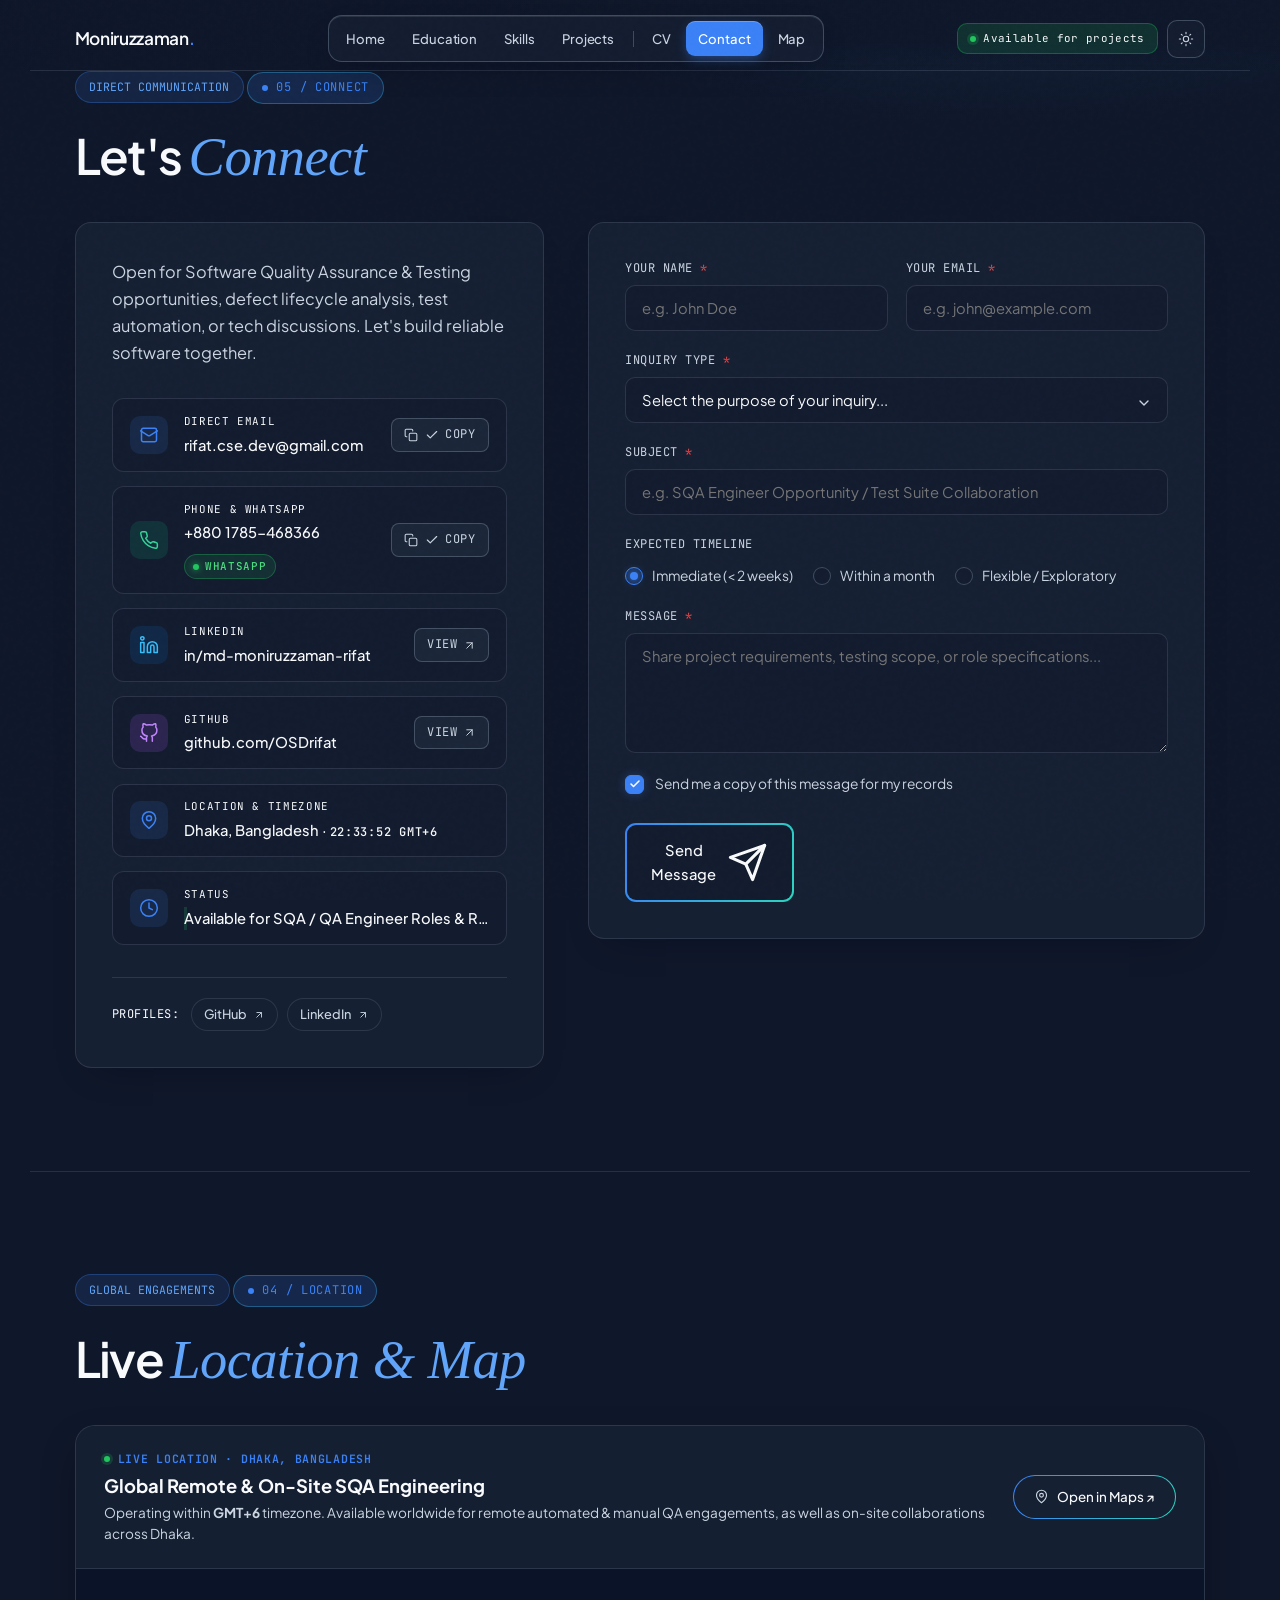
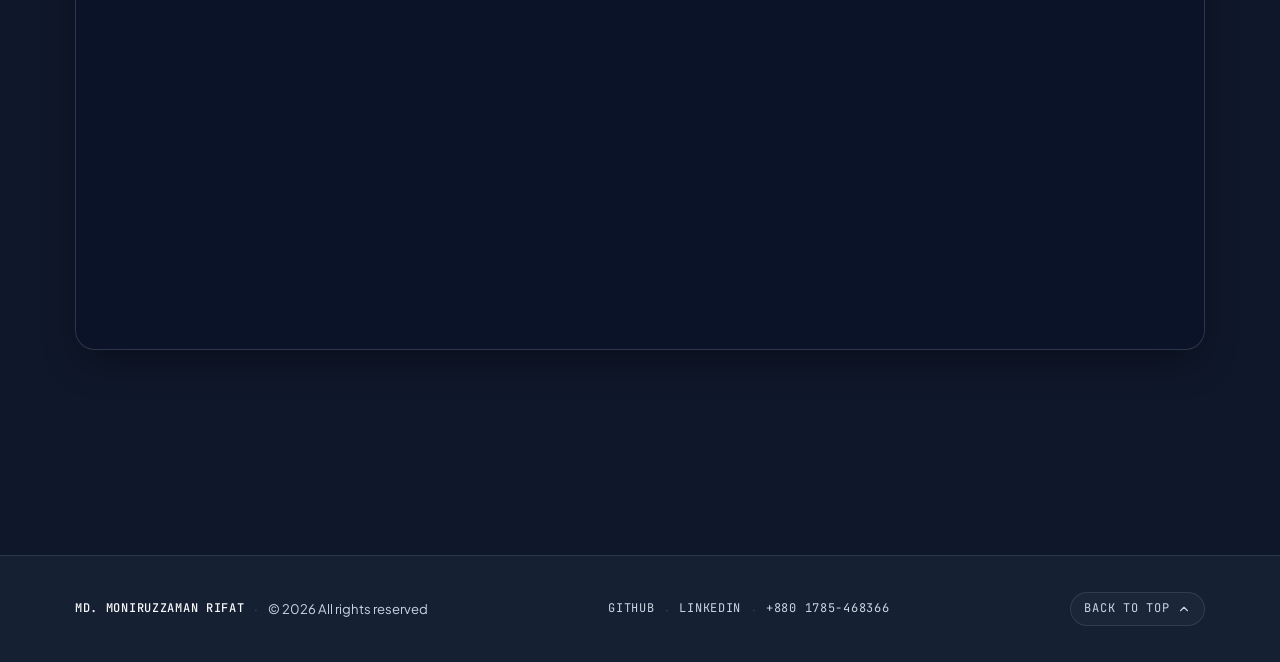
<file: contact.html>
<!DOCTYPE html>
<html lang="en" data-theme="dark">
<head>
  <meta charset="UTF-8" />
  <meta name="viewport" content="width=device-width, initial-scale=1.0" />
  <title>Contact &amp; Connect — Md. Moniruzzaman Rifat</title>
  <meta
    name="description"
    content="Get in touch with Md. Moniruzzaman Rifat for Software Quality Assurance, testing collaboration, remote projects, and tech inquiries."
  />

  <link rel="icon" type="image/svg+xml" href="favicon.svg" />

  <!-- Preconnect to Google Fonts -->
  <link rel="preconnect" href="https://fonts.googleapis.com" />
  <link rel="preconnect" href="https://fonts.gstatic.com" crossorigin />
  <link
    href="https://fonts.googleapis.com/css2?family=Plus+Jakarta+Sans:ital,wght@0,300;0,400;0,500;0,600;0,700;0,800;1,400;1,600&family=JetBrains+Mono:wght@400;500;600&display=swap"
    rel="stylesheet"
  />

  <link rel="stylesheet" href="css/styles.css?v=43" />
</head>
<body data-page="contact">
  <!-- Subtle paper-grain texture -->
  <div class="grain-overlay" aria-hidden="true"></div>

  <!-- =======================================================================
       Header / Floating Architectural Dock Navigation
       ======================================================================= -->
  <header class="site-header">
    <div class="container header-inner">
      <a href="index.html" class="brand" aria-label="Home">
        <span id="brand-name">Moniruzzaman</span><span class="brand-dot">.</span>
      </a>

      <nav class="nav-dock" aria-label="Primary Navigation">
        <div class="dock-track" id="dock-track">
          <span class="dock-indicator" id="dock-indicator" aria-hidden="true"></span>
          <a href="index.html" class="dock-link">Home</a>
          <a href="education.html" class="dock-link">Education</a>
          <a href="index.html#skills" class="dock-link">Skills</a>
          <a href="projects.html" class="dock-link">Projects</a>
          <span class="dock-divider" aria-hidden="true"></span>
          <a href="cv.html" class="dock-link" id="dock-cv">CV</a>
          <a href="contact.html" class="dock-link is-active" aria-current="page">Contact</a>
          <a href="#map" class="dock-link" id="dock-map">Map</a>
        </div>
      </nav>

      <div class="header-actions">
        <div class="availability-pill" title="Current work status">
          <span class="status-dot" aria-hidden="true"></span>
          <span class="availability-text" id="availability-text">Available for projects</span>
        </div>

        <button
          type="button"
          class="icon-btn"
          id="theme-toggle"
          aria-label="Toggle color theme"
          title="Toggle theme (T)"
        >
          <!-- Sun Icon -->
          <svg id="icon-sun" viewBox="0 0 24 24" fill="none" stroke="currentColor" stroke-width="1.6" stroke-linecap="round" stroke-linejoin="round" style="display: none;">
            <circle cx="12" cy="12" r="4"></circle>
            <path d="M12 2v2M12 20v2M4.93 4.93l1.41 1.41M17.66 17.66l1.41 1.41M2 12h2M20 12h2M6.34 17.66l-1.41 1.41M19.07 4.93l-1.41 1.41"></path>
          </svg>
          <!-- Moon Icon -->
          <svg id="icon-moon" viewBox="0 0 24 24" fill="none" stroke="currentColor" stroke-width="1.6" stroke-linecap="round" stroke-linejoin="round">
            <path d="M21 12.79A9 9 0 1 1 11.21 3 7 7 0 0 0 21 12.79z"></path>
          </svg>
        </button>

        <button
          type="button"
          class="icon-btn menu-toggle"
          id="menu-toggle"
          aria-label="Open navigation menu"
          aria-expanded="false"
          aria-controls="mobile-drawer"
        >
          <svg viewBox="0 0 24 24" fill="none" stroke="currentColor" stroke-width="1.6" stroke-linecap="round">
            <line x1="4" y1="8" x2="20" y2="8"></line>
            <line x1="4" y1="16" x2="20" y2="16"></line>
          </svg>
        </button>
      </div>
    </div>

    <!-- Mobile Navigation Drawer -->
    <div class="mobile-drawer" id="mobile-drawer">
      <div class="container mobile-drawer-inner">
        <a href="index.html" class="drawer-link">Home</a>
        <a href="education.html" class="drawer-link">Education</a>
        <a href="index.html#skills" class="drawer-link">Skills</a>
        <a href="projects.html" class="drawer-link">Projects</a>
        <a href="cv.html" class="drawer-link">CV</a>
        <a href="contact.html" class="drawer-link is-active" aria-current="page">Contact</a>
        <a href="#map" class="drawer-link">Map</a>
      </div>
    </div>
  </header>

  <!-- =======================================================================
       Main Content — Dedicated Contact Page
       ======================================================================= -->
  <main>
    <section id="contact" class="container section-block page-header-spacing" aria-labelledby="contact-title">
      <div class="skills-header reveal-on-scroll">
        <div>
          <span class="subpage-badge">DIRECT COMMUNICATION</span>
          <p class="hero-eyebrow mono" id="contact-eyebrow">03 / Connect</p>
          <h1 class="section-title" id="contact-title">
            Let's <em>Connect</em>
          </h1>
        </div>
      </div>

      <div class="contact-layout">
        <!-- Left Column: Direct Channels & Verified Handles -->
        <div class="contact-info-card reveal-on-scroll">
          <p class="contact-lead" id="contact-lead">
            Open for Software Quality Assurance &amp; Testing opportunities, defect lifecycle analysis, test automation, or tech discussions. Let's build reliable software together.
          </p>

          <div class="contact-channels">
            <!-- Direct Email Card with One-Click Copy -->
            <div class="contact-channel-item">
              <div class="contact-channel-icon" aria-hidden="true">
                <svg viewBox="0 0 24 24" fill="none" stroke="currentColor" stroke-width="1.8" stroke-linecap="round" stroke-linejoin="round">
                  <rect x="3" y="4" width="18" height="16" rx="2"></rect>
                  <path d="m22 7-8.97 5.7a1.94 1.94 0 0 1-2.06 0L2 7"></path>
                </svg>
              </div>
              <div class="contact-channel-body">
                <span class="contact-channel-label mono">Direct Email</span>
                <a href="mailto:rifat.cse.dev@gmail.com" class="contact-channel-val" id="contact-email-link">rifat.cse.dev@gmail.com</a>
              </div>
              <button type="button" class="contact-copy-btn" id="contact-copy-btn" title="Copy email address" aria-label="Copy email address">
                <svg class="copy-icon-idle" viewBox="0 0 24 24" fill="none" stroke="currentColor" stroke-width="1.8" stroke-linecap="round" stroke-linejoin="round">
                  <rect x="9" y="9" width="13" height="13" rx="2" ry="2"></rect>
                  <path d="M5 15H4a2 2 0 0 1-2-2V4a2 2 0 0 1 2-2h9a2 2 0 0 1 2 2v1"></path>
                </svg>
                <svg class="copy-icon-done" viewBox="0 0 24 24" fill="none" stroke="currentColor" stroke-width="2" stroke-linecap="round" stroke-linejoin="round" hidden>
                  <polyline points="20 6 9 17 4 12"></polyline>
                </svg>
                <span class="copy-text mono" id="contact-copy-text">Copy</span>
              </button>
            </div>

            <!-- Phone & WhatsApp Card with One-Click Copy & Direct WhatsApp Link -->
            <div class="contact-channel-item">
              <div class="contact-channel-icon contact-icon-phone" aria-hidden="true">
                <svg viewBox="0 0 24 24" fill="none" stroke="currentColor" stroke-width="1.8" stroke-linecap="round" stroke-linejoin="round">
                  <path d="M22 16.92v3a2 2 0 0 1-2.18 2 19.79 19.79 0 0 1-8.63-3.07 19.5 19.5 0 0 1-6-6 19.79 19.79 0 0 1-3.07-8.67A2 2 0 0 1 4.11 2h3a2 2 0 0 1 2 1.72 12.84 12.84 0 0 0 .7 2.81 2 2 0 0 1-.45 2.11L8.09 9.91a16 16 0 0 0 6 6l1.27-1.27a2 2 0 0 1 2.11-.45 12.84 12.84 0 0 0 2.81.7A2 2 0 0 1 22 16.92z"></path>
                </svg>
              </div>
              <div class="contact-channel-body">
                <span class="contact-channel-label mono">Phone &amp; WhatsApp</span>
                <div class="contact-channel-val-group">
                  <a href="tel:+8801785468366" class="contact-channel-val" id="contact-phone-link">+880 1785-468366</a>
                  <a href="https://wa.me/8801785468366" target="_blank" rel="noopener noreferrer" class="contact-wa-pill mono" title="Direct chat on WhatsApp">
                    <span class="wa-dot" aria-hidden="true"></span>WhatsApp
                  </a>
                </div>
              </div>
              <button type="button" class="contact-copy-btn" id="contact-copy-phone-btn" title="Copy phone number" aria-label="Copy phone number">
                <svg class="copy-icon-idle" viewBox="0 0 24 24" fill="none" stroke="currentColor" stroke-width="1.8" stroke-linecap="round" stroke-linejoin="round">
                  <rect x="9" y="9" width="13" height="13" rx="2" ry="2"></rect>
                  <path d="M5 15H4a2 2 0 0 1-2-2V4a2 2 0 0 1 2-2h9a2 2 0 0 1 2 2v1"></path>
                </svg>
                <svg class="copy-icon-done" viewBox="0 0 24 24" fill="none" stroke="currentColor" stroke-width="2" stroke-linecap="round" stroke-linejoin="round" hidden>
                  <polyline points="20 6 9 17 4 12"></polyline>
                </svg>
                <span class="copy-text mono" id="contact-copy-phone-text">Copy</span>
              </button>
            </div>

            <!-- LinkedIn Profile Card -->
            <div class="contact-channel-item">
              <div class="contact-channel-icon contact-icon-linkedin" aria-hidden="true">
                <svg viewBox="0 0 24 24" fill="none" stroke="currentColor" stroke-width="1.8" stroke-linecap="round" stroke-linejoin="round">
                  <path d="M16 8a6 6 0 0 1 6 6v7h-4v-7a2 2 0 0 0-2-2 2 2 0 0 0-2 2v7h-4v-7a6 6 0 0 1 6-6z"></path>
                  <rect x="2" y="9" width="4" height="12"></rect>
                  <circle cx="4" cy="4" r="2"></circle>
                </svg>
              </div>
              <div class="contact-channel-body">
                <span class="contact-channel-label mono">LinkedIn</span>
                <a href="https://www.linkedin.com/in/md-moniruzzaman-rifat-4876a92b9/" target="_blank" rel="noopener noreferrer" class="contact-channel-val" id="contact-linkedin-link">
                  in/md-moniruzzaman-rifat
                </a>
              </div>
              <a href="https://www.linkedin.com/in/md-moniruzzaman-rifat-4876a92b9/" target="_blank" rel="noopener noreferrer" class="contact-channel-action-btn mono" title="Open LinkedIn Profile">
                <span>View</span>
                <svg viewBox="0 0 24 24" fill="none" stroke="currentColor" stroke-width="1.8" stroke-linecap="round" stroke-linejoin="round">
                  <line x1="7" y1="17" x2="17" y2="7"></line>
                  <polyline points="7 7 17 7 17 17"></polyline>
                </svg>
              </a>
            </div>

            <!-- GitHub Profile Card -->
            <div class="contact-channel-item">
              <div class="contact-channel-icon contact-icon-github" aria-hidden="true">
                <svg viewBox="0 0 24 24" fill="none" stroke="currentColor" stroke-width="1.8" stroke-linecap="round" stroke-linejoin="round">
                  <path d="M9 19c-5 1.5-5-2.5-7-3m14 6v-3.87a3.37 3.37 0 0 0-.94-2.61c3.14-.35 6.44-1.54 6.44-7A5.44 5.44 0 0 0 20 4.77 5.07 5.07 0 0 0 19.91 1S18.73.65 16 2.48a13.38 13.38 0 0 0-7 0C6.27.65 5.09 1 5.09 1A5.07 5.07 0 0 0 5 4.77a5.44 5.44 0 0 0-1.5 3.78c0 5.42 3.3 6.61 6.44 7A3.37 3.37 0 0 0 9 18.13V22"></path>
                </svg>
              </div>
              <div class="contact-channel-body">
                <span class="contact-channel-label mono">GitHub</span>
                <a href="https://github.com/OSDrifat?tab=overview&from=2026-10-01&to=2026-10-21" target="_blank" rel="noopener noreferrer" class="contact-channel-val" id="contact-github-link">
                  github.com/OSDrifat
                </a>
              </div>
              <a href="https://github.com/OSDrifat?tab=overview&from=2026-10-01&to=2026-10-21" target="_blank" rel="noopener noreferrer" class="contact-channel-action-btn mono" title="Open GitHub Profile">
                <span>View</span>
                <svg viewBox="0 0 24 24" fill="none" stroke="currentColor" stroke-width="1.8" stroke-linecap="round" stroke-linejoin="round">
                  <line x1="7" y1="17" x2="17" y2="7"></line>
                  <polyline points="7 7 17 7 17 17"></polyline>
                </svg>
              </a>
            </div>

            <!-- Location & Timezone Card -->
            <div class="contact-channel-item">
              <div class="contact-channel-icon" aria-hidden="true">
                <svg viewBox="0 0 24 24" fill="none" stroke="currentColor" stroke-width="1.8" stroke-linecap="round" stroke-linejoin="round">
                  <path d="M20 10c0 6-8 12-8 12s-8-6-8-12a8 8 0 0 1 16 0Z"></path>
                  <circle cx="12" cy="10" r="3"></circle>
                </svg>
              </div>
              <div class="contact-channel-body">
                <span class="contact-channel-label mono">Location &amp; Timezone</span>
                <span class="contact-channel-val">Dhaka, Bangladesh · <span class="mono tabular" id="contact-live-clock">--:--:-- GMT+6</span></span>
              </div>
            </div>

            <!-- Availability Status Badge -->
            <div class="contact-channel-item">
              <div class="contact-channel-icon" aria-hidden="true">
                <svg viewBox="0 0 24 24" fill="none" stroke="currentColor" stroke-width="1.8" stroke-linecap="round" stroke-linejoin="round">
                  <circle cx="12" cy="12" r="10"></circle>
                  <polyline points="12 6 12 12 16 14"></polyline>
                </svg>
              </div>
              <div class="contact-channel-body">
                <span class="contact-channel-label mono">Status</span>
                <span class="contact-channel-val">
                  <span class="status-dot" aria-hidden="true"></span>
                  Available for SQA / QA Engineer Roles &amp; Remote Projects
                </span>
              </div>
            </div>
          </div>

          <!-- Social Links Pill Row -->
          <div class="contact-socials-row">
            <span class="mono contact-socials-label">Profiles:</span>
            <div class="contact-socials-list" id="contact-socials-list"></div>
          </div>
        </div>

        <!-- Right Column: Interactive Form -->
        <div class="contact-form-card reveal-on-scroll">
          <form class="contact-form" id="contact-form" novalidate>
            <div class="form-row">
              <div class="form-group">
                <label for="contact-name" class="form-label mono">Your Name <span class="req">*</span></label>
                <input
                  type="text"
                  id="contact-name"
                  name="name"
                  class="form-input"
                  placeholder="e.g. John Doe"
                  required
                  autocomplete="name"
                />
              </div>
              <div class="form-group">
                <label for="contact-sender-email" class="form-label mono">Your Email <span class="req">*</span></label>
                <input
                  type="email"
                  id="contact-sender-email"
                  name="email"
                  class="form-input"
                  placeholder="e.g. john@example.com"
                  required
                  autocomplete="email"
                />
              </div>
            </div>

            <!-- Inquiry Type Dropdown (<select>) -->
            <div class="form-group">
              <label for="contact-inquiry" class="form-label mono">Inquiry Type <span class="req">*</span></label>
              <div class="select-wrapper">
                <select id="contact-inquiry" name="inquiry_type" class="form-input form-select" required>
                  <option value="" disabled selected>Select the purpose of your inquiry...</option>
                  <option value="sqa-automation">Software QA &amp; Automation Testing</option>
                  <option value="sqa-manual">Manual Testing &amp; Bug Documentation</option>
                  <option value="web-dev">Web Development &amp; Full-Stack Project</option>
                  <option value="contract">Freelance / Contract Opportunity</option>
                  <option value="general">General Tech Inquiry / Discussion</option>
                </select>
                <span class="select-chevron" aria-hidden="true">
                  <svg viewBox="0 0 24 24" fill="none" stroke="currentColor" stroke-width="2" stroke-linecap="round" stroke-linejoin="round">
                    <polyline points="6 9 12 15 18 9"></polyline>
                  </svg>
                </span>
              </div>
            </div>

            <div class="form-group">
              <label for="contact-subject" class="form-label mono">Subject <span class="req">*</span></label>
              <input
                type="text"
                id="contact-subject"
                name="subject"
                class="form-input"
                placeholder="e.g. SQA Engineer Opportunity / Test Suite Collaboration"
                required
              />
            </div>

            <!-- Project Timeline Radio Buttons (<input type="radio">) -->
            <div class="form-group">
              <span class="form-label mono">Expected Timeline</span>
              <div class="form-radios" role="radiogroup" aria-label="Expected Timeline">
                <label class="radio-label">
                  <input type="radio" name="project_timeline" value="immediate" class="radio-input" checked />
                  <span class="radio-custom" aria-hidden="true"></span>
                  <span class="radio-text">Immediate (&lt; 2 weeks)</span>
                </label>
                <label class="radio-label">
                  <input type="radio" name="project_timeline" value="within-a-month" class="radio-input" />
                  <span class="radio-custom" aria-hidden="true"></span>
                  <span class="radio-text">Within a month</span>
                </label>
                <label class="radio-label">
                  <input type="radio" name="project_timeline" value="flexible" class="radio-input" />
                  <span class="radio-custom" aria-hidden="true"></span>
                  <span class="radio-text">Flexible / Exploratory</span>
                </label>
              </div>
            </div>

            <div class="form-group">
              <label for="contact-message" class="form-label mono">Message <span class="req">*</span></label>
              <textarea
                id="contact-message"
                name="message"
                class="form-input form-textarea"
                rows="5"
                placeholder="Share project requirements, testing scope, or role specifications..."
                required
              ></textarea>
            </div>

            <!-- Checkbox (<input type="checkbox">) -->
            <div class="form-group">
              <label class="checkbox-label" for="contact-send-copy">
                <input type="checkbox" id="contact-send-copy" name="send_copy" class="checkbox-input" checked />
                <span class="checkbox-custom" aria-hidden="true">
                  <svg viewBox="0 0 24 24" fill="none" stroke="currentColor" stroke-width="3" stroke-linecap="round" stroke-linejoin="round">
                    <polyline points="20 6 9 17 4 12"></polyline>
                  </svg>
                </span>
                <span class="checkbox-text">Send me a copy of this message for my records</span>
              </label>
            </div>

            <div class="form-footer">
              <button type="submit" class="btn btn-primary" id="contact-submit-btn">
                <span>Send Message</span>
                <svg viewBox="0 0 24 24" fill="none" stroke="currentColor" stroke-width="1.8" stroke-linecap="round" stroke-linejoin="round">
                  <line x1="22" y1="2" x2="11" y2="13"></line>
                  <polygon points="22 2 15 22 11 13 2 9 22 2"></polygon>
                </svg>
              </button>

              <p class="form-status mono" id="contact-form-status" role="status" aria-live="polite"></p>
            </div>
          </form>
        </div>
      </div>
    </section>

    <!-- =======================================================================
         Section 04 — Location & Live Map
         ======================================================================= -->
    <section id="map" class="container section-block" aria-labelledby="map-title">
      <div class="skills-header reveal-on-scroll">
        <div>
          <span class="subpage-badge">GLOBAL ENGAGEMENTS</span>
          <p class="hero-eyebrow mono" id="map-eyebrow">04 / Location</p>
          <h2 class="section-title" id="map-title">
            Live <em>Location &amp; Map</em>
          </h2>
        </div>
      </div>

      <!-- Interactive Location Map Card -->
      <div class="contact-map-card reveal-on-scroll">
        <div class="contact-map-header">
          <div class="contact-map-info">
            <span class="mono contact-map-badge">
              <span class="status-dot" aria-hidden="true"></span>
              Live Location · Dhaka, Bangladesh
            </span>
            <h3 class="contact-map-title">Global Remote &amp; On-Site SQA Engineering</h3>
            <p class="contact-map-desc">
              Operating within <strong>GMT+6</strong> timezone. Available worldwide for remote automated &amp; manual QA engagements, as well as on-site collaborations across Dhaka.
            </p>
          </div>
          <a
            href="https://maps.google.com/?q=Daffodil+International+University,+Dhaka,+Bangladesh"
            target="_blank"
            rel="noopener noreferrer"
            class="btn btn-secondary contact-map-btn"
            title="Open in Google Maps"
          >
            <svg viewBox="0 0 24 24" fill="none" stroke="currentColor" stroke-width="1.8" stroke-linecap="round" stroke-linejoin="round" class="contact-map-btn-icon" aria-hidden="true">
              <path d="M20 10c0 6-8 12-8 12s-8-6-8-12a8 8 0 0 1 16 0Z"></path>
              <circle cx="12" cy="10" r="3"></circle>
            </svg>
            <span>Open in Maps ↗</span>
          </a>
        </div>

        <div class="contact-map-frame-wrap">
          <iframe
            title="Location Map - Dhaka, Bangladesh"
            src="https://maps.google.com/maps?q=Daffodil%20International%20University,%20Dhaka,%20Bangladesh&amp;t=&amp;z=13&amp;ie=UTF8&amp;iwloc=&amp;output=embed"
            class="contact-map-iframe"
            loading="lazy"
            allowfullscreen
            referrerpolicy="no-referrer-when-downgrade"
          ></iframe>
        </div>
      </div>
    </section>
  </main>

  <!-- =====================================================================
       Site Footer
       ===================================================================== -->
  <footer class="site-footer">
    <div class="container footer-inner">
      <div class="footer-left">
        <span class="mono footer-brand">Md. Moniruzzaman Rifat</span>
        <span class="footer-dot" aria-hidden="true">·</span>
        <span class="footer-copy">© 2026 All rights reserved</span>
      </div>
      <div class="footer-links">
        <a href="https://github.com/OSDrifat?tab=overview&from=2026-10-01&to=2026-10-21" target="_blank" rel="noopener noreferrer" class="footer-link mono">GitHub</a>
        <span class="footer-dot" aria-hidden="true">·</span>
        <a href="https://www.linkedin.com/in/md-moniruzzaman-rifat-4876a92b9/" target="_blank" rel="noopener noreferrer" class="footer-link mono">LinkedIn</a>
        <span class="footer-dot" aria-hidden="true">·</span>
        <a href="tel:+8801785468366" class="footer-link mono">+880 1785-468366</a>
      </div>
      <div class="footer-right">
        <a href="#top" class="back-to-top mono" id="back-to-top" aria-label="Back to top of page">
          <span>Back to Top</span>
          <svg viewBox="0 0 24 24" fill="none" stroke="currentColor" stroke-width="2" stroke-linecap="round" stroke-linejoin="round">
            <polyline points="18 15 12 9 6 15"></polyline>
          </svg>
        </a>
      </div>
    </div>
  </footer>

  <script src="js/config.js?v=43"></script>
  <script src="js/main.js?v=43"></script>
</body>
</html>
</file>
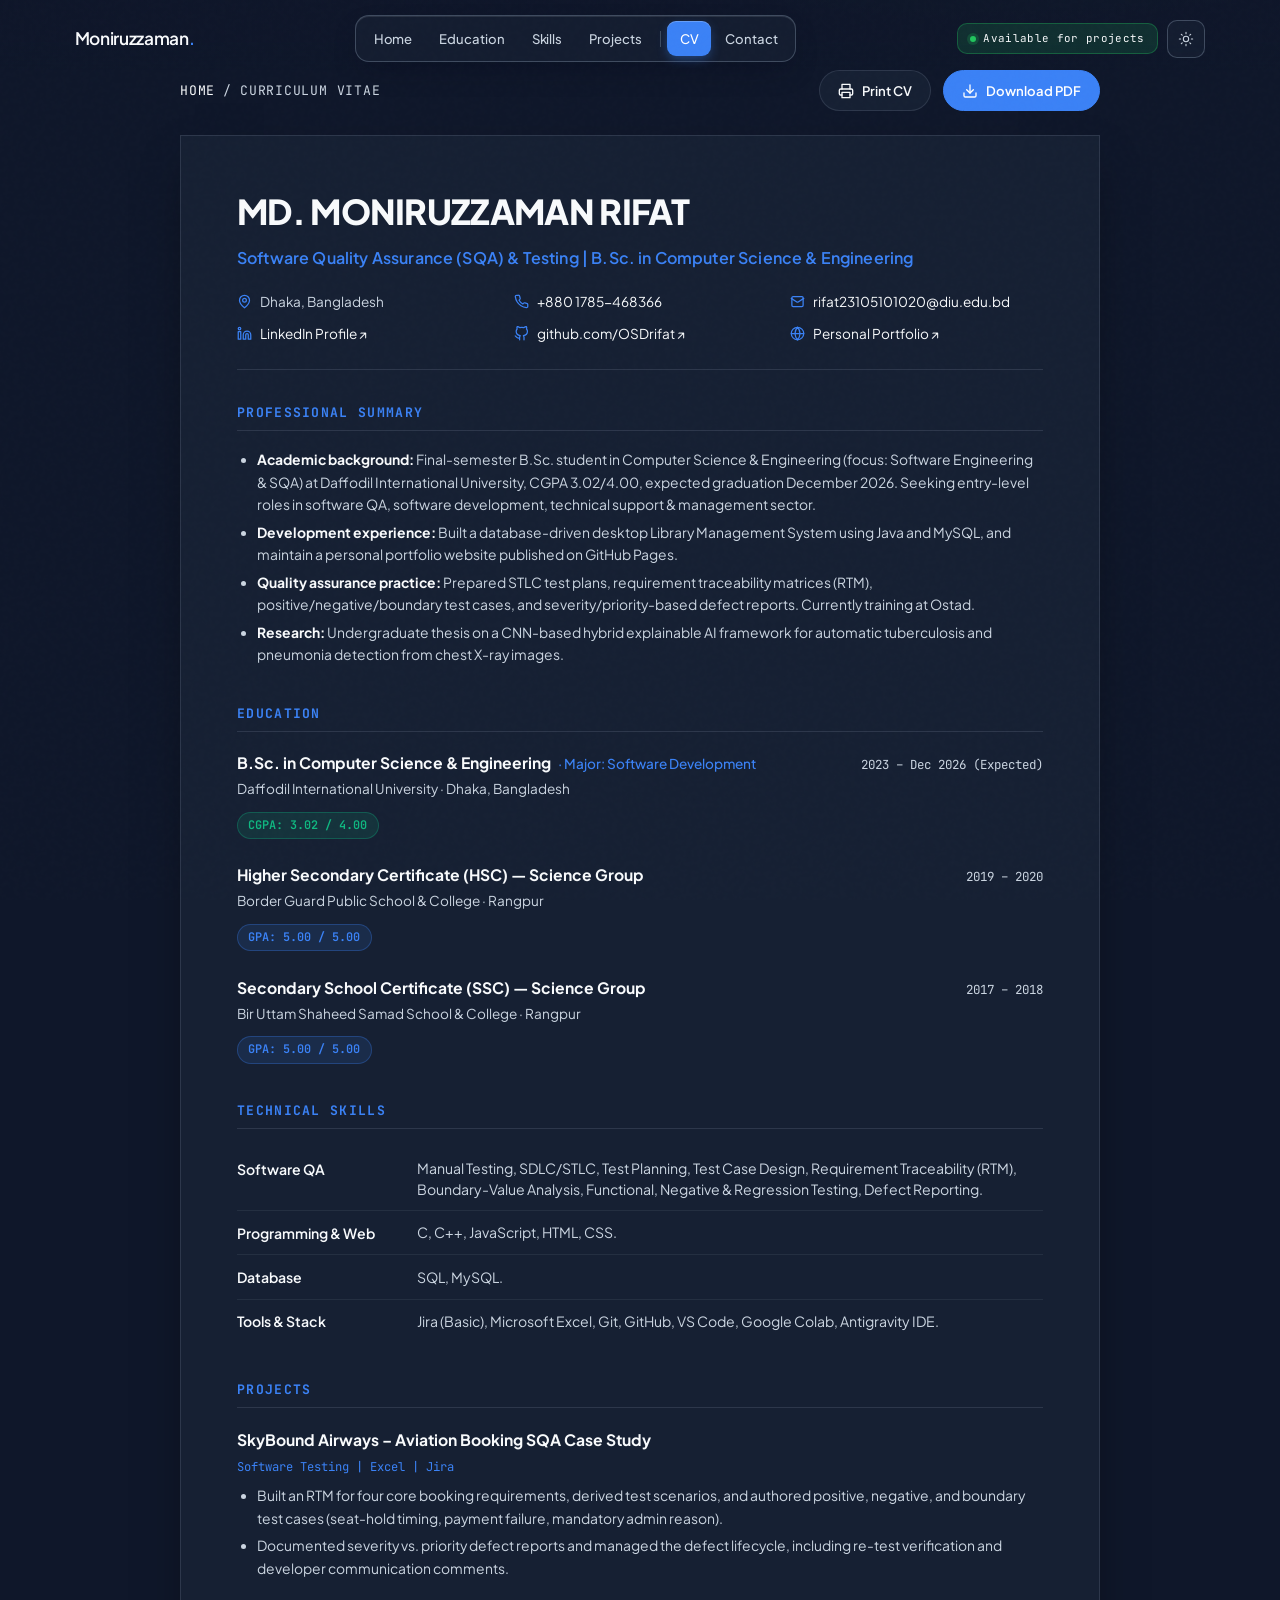
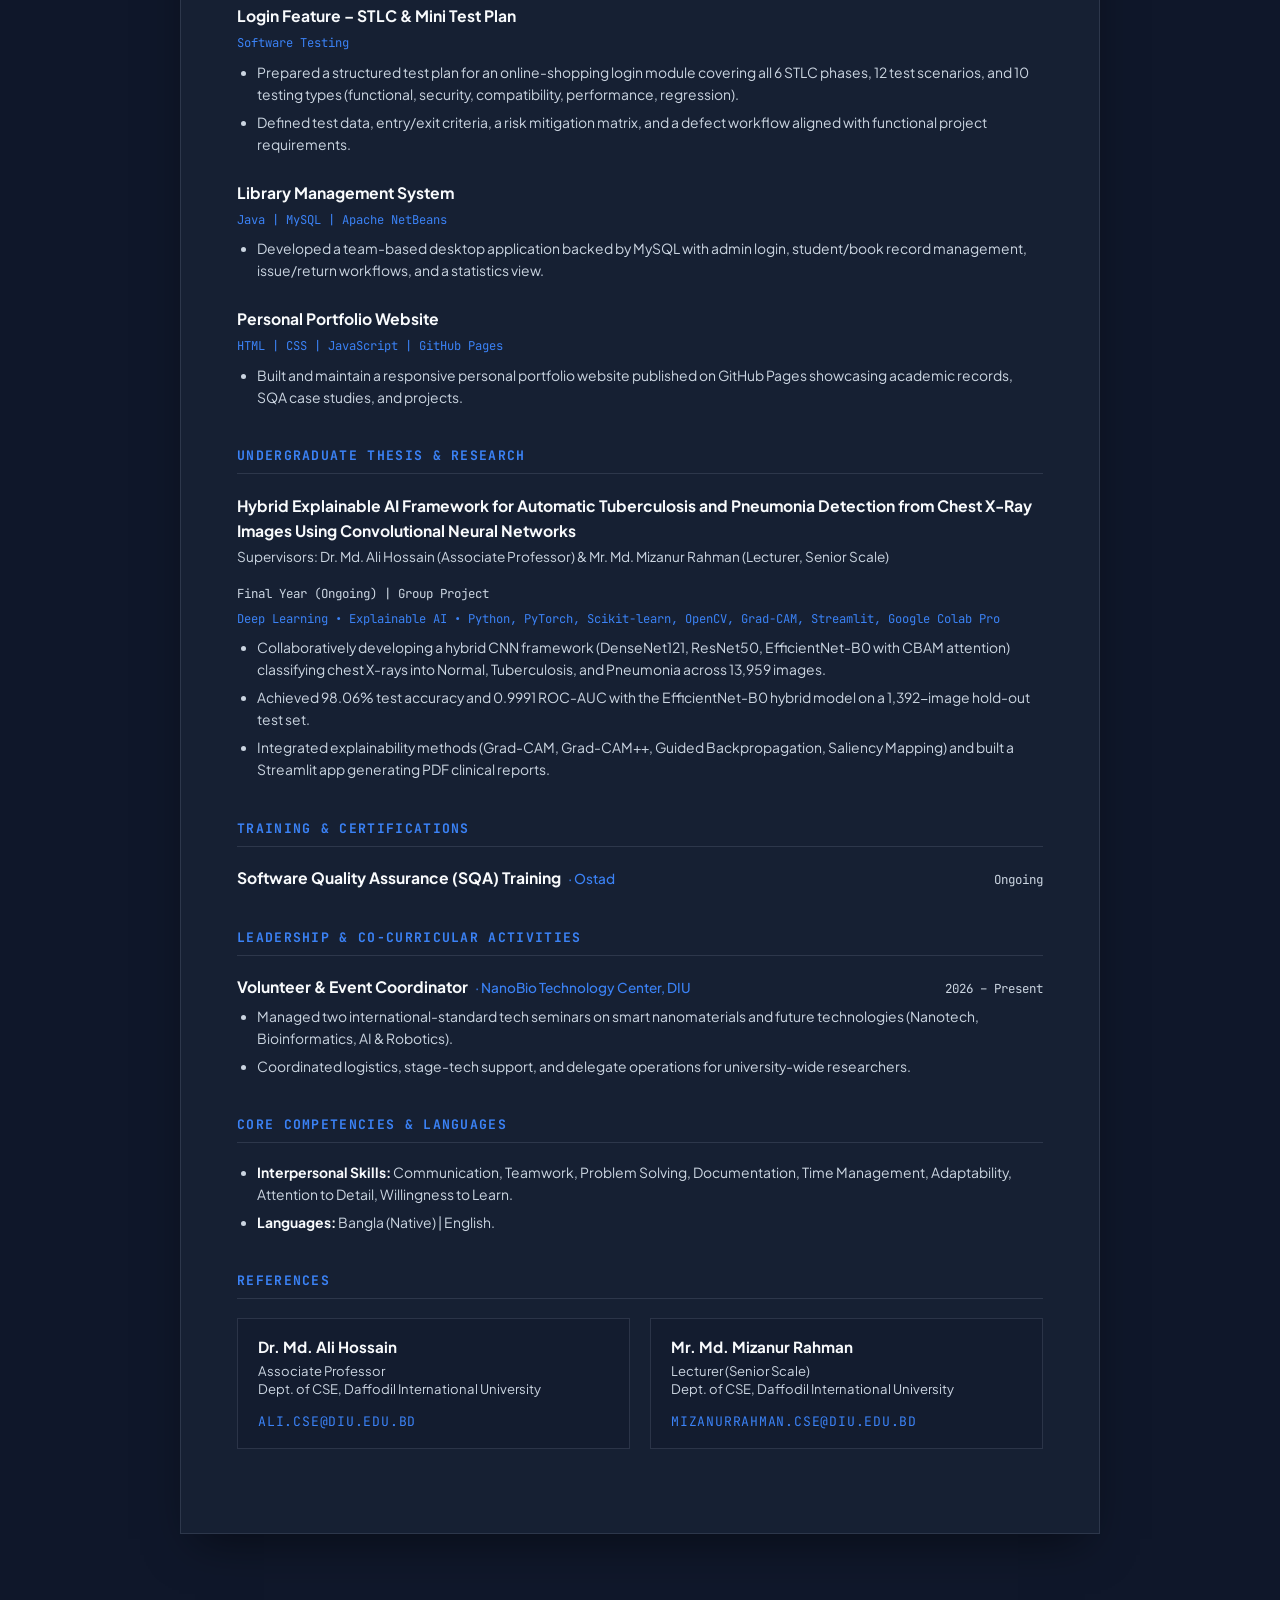
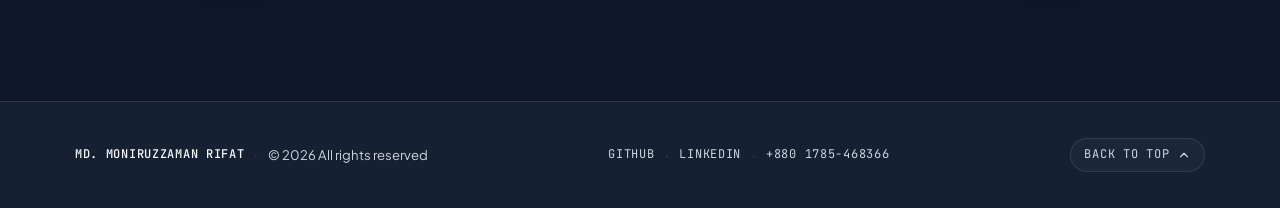
<file: cv.html>
<!DOCTYPE html>
<html lang="en" data-theme="dark">
<head>
  <meta charset="UTF-8" />
  <meta name="viewport" content="width=device-width, initial-scale=1.0" />
  <title>Curriculum Vitae — Md. Moniruzzaman Rifat</title>
  <meta
    name="description"
    content="Professional Curriculum Vitae of Md. Moniruzzaman Rifat — Software Quality Assurance (SQA) & Testing, B.Sc. in CSE at Daffodil International University."
  />

  <link rel="icon" type="image/svg+xml" href="favicon.svg" />

  <!-- Preconnect to Google Fonts -->
  <link rel="preconnect" href="https://fonts.googleapis.com" />
  <link rel="preconnect" href="https://fonts.gstatic.com" crossorigin />
  <link
    href="https://fonts.googleapis.com/css2?family=Plus+Jakarta+Sans:ital,wght@0,300;0,400;0,500;0,600;0,700;0,800;1,400;1,600&family=JetBrains+Mono:wght@400;500;600&display=swap"
    rel="stylesheet"
  />

  <link rel="stylesheet" href="css/styles.css?v=45" />

  <style>
    /* CV Page Custom Styles */
    .cv-page-container {
      max-width: 920px;
      margin: 0 auto;
      padding-top: calc(var(--header-height) + 2rem);
      padding-bottom: 4rem;
    }

    .cv-action-strip {
      display: flex;
      align-items: center;
      justify-content: space-between;
      gap: 1rem;
      margin-bottom: 1.5rem;
      flex-wrap: wrap;
    }

    .cv-breadcrumbs {
      display: flex;
      align-items: center;
      gap: 0.5rem;
      font-size: 0.82rem;
      color: var(--ink-muted);
    }

    .cv-breadcrumbs a {
      color: var(--ink);
      text-decoration: none;
      transition: color 0.2s ease;
    }

    .cv-breadcrumbs a:hover {
      color: var(--accent);
    }

    .cv-action-btns {
      display: flex;
      align-items: center;
      gap: 0.75rem;
    }

    .cv-btn {
      display: inline-flex;
      align-items: center;
      gap: 0.45rem;
      padding: 0.55rem 1.15rem;
      border-radius: 9999px;
      font-size: 0.82rem;
      font-weight: 600;
      text-decoration: none;
      cursor: pointer;
      transition: all 0.25s ease;
      white-space: nowrap;
    }

    .cv-btn-print {
      background: var(--surface);
      border: 1px solid var(--hairline);
      color: var(--ink);
    }

    .cv-btn-print:hover {
      background: var(--surface-hover);
      border-color: var(--accent);
      color: var(--accent);
    }

    .cv-btn-download {
      background: var(--accent);
      border: 1px solid var(--accent);
      color: var(--accent-ink) !important;
    }

    .cv-btn-download:hover {
      filter: brightness(1.1);
      transform: translateY(-1px);
    }

    .cv-paper {
      background: var(--surface);
      border: 1px solid var(--hairline);
      border-radius: var(--radius-lg);
      padding: 3rem 3.5rem;
      box-shadow: 0 20px 45px -15px rgba(0, 0, 0, 0.5);
    }

    /* Head */
    .cv-head {
      border-bottom: 1px solid var(--hairline);
      padding-bottom: 1.5rem;
      margin-bottom: 2rem;
    }

    .cv-name {
      font-size: 2.15rem;
      font-weight: 800;
      color: var(--ink);
      letter-spacing: -0.02em;
      margin: 0 0 0.4rem 0;
      font-family: var(--font-heading);
    }

    .cv-tagline {
      font-size: 1rem;
      font-weight: 600;
      color: var(--accent);
      margin: 0 0 1.25rem 0;
      letter-spacing: 0.01em;
    }

    .cv-contacts-grid {
      display: grid;
      grid-template-columns: repeat(auto-fit, minmax(210px, 1fr));
      gap: 0.65rem 1.5rem;
      font-size: 0.85rem;
    }

    .cv-contact-item {
      display: flex;
      align-items: center;
      gap: 0.5rem;
      color: var(--ink-muted);
    }

    .cv-contact-item svg {
      width: 15px;
      height: 15px;
      flex-shrink: 0;
      color: var(--accent);
    }

    .cv-contact-item a {
      color: var(--ink);
      text-decoration: none;
      transition: color 0.2s ease;
    }

    .cv-contact-item a:hover {
      color: var(--accent);
      text-decoration: underline;
    }

    /* Sections */
    .cv-sec {
      margin-bottom: 2.25rem;
    }

    .cv-sec-title {
      font-family: var(--font-mono);
      font-size: 0.82rem;
      text-transform: uppercase;
      letter-spacing: 0.1em;
      color: var(--accent);
      border-bottom: 1px solid var(--hairline);
      padding-bottom: 0.45rem;
      margin-bottom: 1.15rem;
    }

    .cv-prose {
      font-size: 0.9rem;
      line-height: 1.65;
      color: var(--ink);
      margin: 0 0 0.65rem 0;
    }

    .cv-prose strong {
      color: var(--ink);
    }

    /* Skills Table */
    .cv-skills-table {
      width: 100%;
      border-collapse: collapse;
      font-size: 0.88rem;
    }

    .cv-skills-table tr {
      border-bottom: 1px solid color-mix(in srgb, var(--hairline) 60%, transparent);
    }

    .cv-skills-table tr:last-child {
      border-bottom: none;
    }

    .cv-skills-cat {
      padding: 0.65rem 1rem 0.65rem 0;
      font-weight: 600;
      color: var(--ink);
      width: 180px;
      vertical-align: top;
      white-space: nowrap;
    }

    .cv-skills-val {
      padding: 0.65rem 0;
      color: var(--ink-muted);
      line-height: 1.5;
    }

    /* Entries (Projects / Education / Research) */
    .cv-entry {
      margin-bottom: 1.45rem;
    }

    .cv-entry:last-child {
      margin-bottom: 0;
    }

    .cv-entry-head {
      display: flex;
      justify-content: space-between;
      align-items: baseline;
      gap: 1rem;
      margin-bottom: 0.35rem;
      flex-wrap: wrap;
    }

    .cv-entry-title {
      font-size: 0.98rem;
      font-weight: 700;
      color: var(--ink);
    }

    .cv-entry-role {
      font-size: 0.85rem;
      font-weight: 500;
      color: var(--accent);
      margin-left: 0.25rem;
    }

    .cv-entry-date {
      font-family: var(--font-mono);
      font-size: 0.78rem;
      color: var(--ink-muted);
      white-space: nowrap;
    }

    .cv-tech-pills {
      display: block;
      font-family: var(--font-mono);
      font-size: 0.76rem;
      color: var(--accent);
      margin-bottom: 0.5rem;
    }

    .cv-list {
      margin: 0;
      padding-left: 1.25rem;
      font-size: 0.87rem;
      line-height: 1.6;
      color: var(--ink-muted);
    }

    .cv-list li {
      margin-bottom: 0.35rem;
    }

    .cv-list li:last-child {
      margin-bottom: 0;
    }

    .cv-list strong {
      color: var(--ink);
    }

    .cv-edu-badge {
      display: inline-block;
      font-family: var(--font-mono);
      font-size: 0.74rem;
      font-weight: 600;
      padding: 0.2rem 0.65rem;
      border-radius: 9999px;
      background: color-mix(in srgb, var(--accent) 12%, transparent);
      color: var(--accent);
      border: 1px solid color-mix(in srgb, var(--accent) 30%, transparent);
      margin-top: 0.4rem;
    }

    .cv-edu-badge--ongoing {
      background: rgba(16, 185, 129, 0.12);
      color: #10b981;
      border-color: rgba(16, 185, 129, 0.3);
    }

    /* References Grid */
    .cv-refs-grid {
      display: grid;
      grid-template-columns: repeat(auto-fit, minmax(260px, 1fr));
      gap: 1.25rem;
    }

    .cv-ref-card {
      padding: 1rem 1.25rem;
      background: color-mix(in srgb, var(--surface) 60%, var(--bg));
      border: 1px solid var(--hairline);
      border-radius: var(--radius-md);
    }

    .cv-ref-name {
      font-size: 0.95rem;
      font-weight: 700;
      color: var(--ink);
      margin-bottom: 0.2rem;
    }

    .cv-ref-title {
      font-size: 0.82rem;
      color: var(--ink-muted);
      line-height: 1.4;
      margin-bottom: 0.5rem;
    }

    .cv-ref-email {
      font-size: 0.82rem;
      color: var(--accent);
      text-decoration: none;
      word-break: break-all;
    }

    .cv-ref-email:hover {
      text-decoration: underline;
    }

    /* Print Stylesheet */
    @media print {
      body {
        background: #ffffff !important;
        color: #0f172a !important;
      }

      .site-header,
      .site-footer,
      .cv-action-strip,
      .grain-overlay {
        display: none !important;
      }

      .cv-page-container {
        padding: 0 !important;
        max-width: 100% !important;
      }

      .cv-paper {
        background: transparent !important;
        border: none !important;
        box-shadow: none !important;
        padding: 0 !important;
      }

      .cv-name {
        color: #0f172a !important;
      }

      .cv-tagline {
        color: #0284c7 !important;
      }

      .cv-sec-title {
        color: #0284c7 !important;
        border-color: #cbd5e1 !important;
      }

      .cv-list {
        color: #334155 !important;
      }

      .cv-entry-title,
      .cv-skills-cat,
      .cv-ref-name {
        color: #0f172a !important;
      }
    }

    @media (max-width: 768px) {
      .cv-paper {
        padding: 2rem 1.5rem;
      }

      .cv-name {
        font-size: 1.75rem;
      }

      .cv-skills-cat {
        width: 100%;
        display: block;
        padding-bottom: 0.15rem;
      }

      .cv-skills-val {
        display: block;
        padding-top: 0;
        padding-bottom: 0.75rem;
      }
    }
  </style>
</head>
<body data-page="cv">
  <!-- Grain Overlay -->
  <div class="grain-overlay" aria-hidden="true"></div>

  <!-- Primary Header & Floating Navigation -->
  <header class="site-header" id="site-header">
    <div class="container header-inner">
      <a href="index.html" class="brand" aria-label="Home">
        <span id="brand-name">Moniruzzaman</span><span class="brand-dot">.</span>
      </a>

      <nav class="nav-dock" aria-label="Primary Navigation">
        <div class="dock-track" id="dock-track">
          <span class="dock-indicator" id="dock-indicator" aria-hidden="true"></span>
          <a href="index.html" class="dock-link">Home</a>
          <a href="education.html" class="dock-link">Education</a>
          <a href="index.html#skills" class="dock-link">Skills</a>
          <a href="projects.html" class="dock-link">Projects</a>
          <span class="dock-divider" aria-hidden="true"></span>
          <a href="cv.html" class="dock-link is-active" aria-current="page" id="dock-cv">CV</a>
          <a href="contact.html" class="dock-link">Contact</a>
        </div>
      </nav>

      <div class="header-actions">
        <div class="availability-pill" title="Current work status">
          <span class="status-dot" aria-hidden="true"></span>
          <span class="availability-text" id="availability-text">Available for projects</span>
        </div>

        <button
          type="button"
          class="icon-btn"
          id="theme-toggle"
          aria-label="Toggle color theme"
          title="Toggle theme (T)"
        >
          <svg id="icon-sun" viewBox="0 0 24 24" fill="none" stroke="currentColor" stroke-width="1.6" stroke-linecap="round" stroke-linejoin="round" style="display: none;">
            <circle cx="12" cy="12" r="4"></circle>
            <path d="M12 2v2M12 20v2M4.93 4.93l1.41 1.41M17.66 17.66l1.41 1.41M2 12h2M20 12h2M6.34 17.66l-1.41 1.41M19.07 4.93l-1.41 1.41"></path>
          </svg>
          <svg id="icon-moon" viewBox="0 0 24 24" fill="none" stroke="currentColor" stroke-width="1.6" stroke-linecap="round" stroke-linejoin="round">
            <path d="M21 12.79A9 9 0 1 1 11.21 3 7 7 0 0 0 21 12.79z"></path>
          </svg>
        </button>

        <button
          type="button"
          class="icon-btn menu-toggle"
          id="menu-toggle"
          aria-label="Open navigation menu"
          aria-expanded="false"
          aria-controls="mobile-drawer"
        >
          <svg viewBox="0 0 24 24" fill="none" stroke="currentColor" stroke-width="1.6" stroke-linecap="round">
            <line x1="4" y1="8" x2="20" y2="8"></line>
            <line x1="4" y1="16" x2="20" y2="16"></line>
          </svg>
        </button>
      </div>
    </div>

    <!-- Mobile Navigation Drawer -->
    <div class="mobile-drawer" id="mobile-drawer">
      <div class="container mobile-drawer-inner">
        <a href="index.html" class="drawer-link">Home</a>
        <a href="education.html" class="drawer-link">Education</a>
        <a href="index.html#skills" class="drawer-link">Skills</a>
        <a href="projects.html" class="drawer-link">Projects</a>
        <a href="cv.html" class="drawer-link is-active" aria-current="page">CV</a>
        <a href="contact.html" class="drawer-link">Contact</a>
      </div>
    </div>
  </header>

  <!-- Main Content -->
  <main class="cv-page-container">
    <!-- Action Strip -->
    <div class="cv-action-strip">
      <div class="cv-breadcrumbs mono">
        <a href="index.html">Home</a>
        <span>/</span>
        <span>Curriculum Vitae</span>
      </div>

      <div class="cv-action-btns">
        <button type="button" class="cv-btn cv-btn-print" onclick="window.print()" title="Print this resume">
          <svg viewBox="0 0 24 24" fill="none" stroke="currentColor" stroke-width="2" stroke-linecap="round" stroke-linejoin="round" style="width:16px;height:16px;">
            <polyline points="6 9 6 2 18 2 18 9"></polyline>
            <path d="M6 18H4a2 2 0 0 1-2-2v-5a2 2 0 0 1 2-2h16a2 2 0 0 1 2 2v5a2 2 0 0 1-2 2h-2"></path>
            <rect x="6" y="14" width="12" height="8"></rect>
          </svg>
          <span>Print CV</span>
        </button>

        <a href="assets/Md_Moniruzzaman_Rifat.pdf" download="Md_Moniruzzaman_Rifat.pdf" class="cv-btn cv-btn-download" title="Download compiled PDF resume">
          <svg viewBox="0 0 24 24" fill="none" stroke="currentColor" stroke-width="2" stroke-linecap="round" stroke-linejoin="round" style="width:16px;height:16px;">
            <path d="M21 15v4a2 2 0 0 1-2 2H5a2 2 0 0 1-2-2v-4"></path>
            <polyline points="7 10 12 15 17 10"></polyline>
            <line x1="12" y1="15" x2="12" y2="3"></line>
          </svg>
          <span>Download PDF</span>
        </a>
      </div>
    </div>

    <!-- CV Paper Container -->
    <article class="cv-paper">
      <!-- Header -->
      <header class="cv-head">
        <h1 class="cv-name">MD. MONIRUZZAMAN RIFAT</h1>
        <p class="cv-tagline">Software Quality Assurance (SQA) &amp; Testing | B.Sc. in Computer Science &amp; Engineering</p>

        <div class="cv-contacts-grid">
          <div class="cv-contact-item">
            <svg viewBox="0 0 24 24" fill="none" stroke="currentColor" stroke-width="2" stroke-linecap="round" stroke-linejoin="round">
              <path d="M20 10c0 6-8 12-8 12s-8-6-8-12a8 8 0 0 1 16 0Z"></path>
              <circle cx="12" cy="10" r="3"></circle>
            </svg>
            <span>Dhaka, Bangladesh</span>
          </div>

          <div class="cv-contact-item">
            <svg viewBox="0 0 24 24" fill="none" stroke="currentColor" stroke-width="2" stroke-linecap="round" stroke-linejoin="round">
              <path d="M22 16.92v3a2 2 0 0 1-2.18 2 19.79 19.79 0 0 1-8.63-3.07 19.5 19.5 0 0 1-6-6 19.79 19.79 0 0 1-3.07-8.67A2 2 0 0 1 4.11 2h3a2 2 0 0 1 2 1.72 12.84 12.84 0 0 0 .7 2.81 2 2 0 0 1-.45 2.11L8.09 9.91a16 16 0 0 0 6 6l1.27-1.27a2 2 0 0 1 2.11-.45 12.84 12.84 0 0 0 2.81.7A2 2 0 0 1 22 16.92z"></path>
            </svg>
            <a href="tel:+8801785468366">+880 1785-468366</a>
          </div>

          <div class="cv-contact-item">
            <svg viewBox="0 0 24 24" fill="none" stroke="currentColor" stroke-width="2" stroke-linecap="round" stroke-linejoin="round">
              <rect x="3" y="4" width="18" height="16" rx="2"></rect>
              <path d="m22 7-8.97 5.7a1.94 1.94 0 0 1-2.06 0L2 7"></path>
            </svg>
            <a href="mailto:rifat23105101020@diu.edu.bd">rifat23105101020@diu.edu.bd</a>
          </div>

          <div class="cv-contact-item">
            <svg viewBox="0 0 24 24" fill="none" stroke="currentColor" stroke-width="2" stroke-linecap="round" stroke-linejoin="round">
              <path d="M16 8a6 6 0 0 1 6 6v7h-4v-7a2 2 0 0 0-2-2 2 2 0 0 0-2 2v7h-4v-7a6 6 0 0 1 6-6z"></path>
              <rect x="2" y="9" width="4" height="12"></rect>
              <circle cx="4" cy="4" r="2"></circle>
            </svg>
            <a href="https://www.linkedin.com/in/md-moniruzzaman-rifat-4876a92b9/" target="_blank" rel="noopener noreferrer">LinkedIn Profile ↗</a>
          </div>

          <div class="cv-contact-item">
            <svg viewBox="0 0 24 24" fill="none" stroke="currentColor" stroke-width="2" stroke-linecap="round" stroke-linejoin="round">
              <path d="M9 19c-5 1.5-5-2.5-7-3m14 6v-3.87a3.37 3.37 0 0 0-.94-2.61c3.14-.35 6.44-1.54 6.44-7A5.44 5.44 0 0 0 20 4.77 5.07 5.07 0 0 0 19.91 1S18.73.65 16 2.48a13.38 13.38 0 0 0-7 0C6.27.65 5.09 1 5.09 1A5.07 5.07 0 0 0 5 4.77a5.44 5.44 0 0 0-1.5 3.78c0 5.42 3.3 6.61 6.44 7A3.37 3.37 0 0 0 9 18.13V22"></path>
            </svg>
            <a href="https://github.com/OSDrifat" target="_blank" rel="noopener noreferrer">github.com/OSDrifat ↗</a>
          </div>

          <div class="cv-contact-item">
            <svg viewBox="0 0 24 24" fill="none" stroke="currentColor" stroke-width="2" stroke-linecap="round" stroke-linejoin="round">
              <circle cx="12" cy="12" r="10"></circle>
              <line x1="2" y1="12" x2="22" y2="12"></line>
              <path d="M12 2a15.3 15.3 0 0 1 4 10 15.3 15.3 0 0 1-4 10 15.3 15.3 0 0 1-4-10 15.3 15.3 0 0 1 4-10z"></path>
            </svg>
            <a href="index.html">Personal Portfolio ↗</a>
          </div>
        </div>
      </header>

      <!-- Professional Summary -->
      <section class="cv-sec">
        <h2 class="cv-sec-title">Professional Summary</h2>
        <ul class="cv-list">
          <li><strong>Academic background:</strong> Final-semester B.Sc. student in Computer Science &amp; Engineering (focus: Software Engineering &amp; SQA) at Daffodil International University, CGPA 3.02/4.00, expected graduation December 2026. Seeking entry-level roles in software QA, software development, technical support &amp; management sector.</li>
          <li><strong>Development experience:</strong> Built a database-driven desktop Library Management System using Java and MySQL, and maintain a personal portfolio website published on GitHub Pages.</li>
          <li><strong>Quality assurance practice:</strong> Prepared STLC test plans, requirement traceability matrices (RTM), positive/negative/boundary test cases, and severity/priority-based defect reports. Currently training at Ostad.</li>
          <li><strong>Research:</strong> Undergraduate thesis on a CNN-based hybrid explainable AI framework for automatic tuberculosis and pneumonia detection from chest X-ray images.</li>
        </ul>
      </section>

      <!-- Education -->
      <section class="cv-sec">
        <h2 class="cv-sec-title">Education</h2>

        <div class="cv-entry">
          <div class="cv-entry-head">
            <div>
              <span class="cv-entry-title">B.Sc. in Computer Science &amp; Engineering</span>
              <span class="cv-entry-role">· Major: Software Development</span>
              <div style="font-size: 0.85rem; color: var(--ink-muted); margin-top: 0.15rem;">Daffodil International University · Dhaka, Bangladesh</div>
            </div>
            <span class="cv-entry-date">2023 – Dec 2026 (Expected)</span>
          </div>
          <span class="cv-edu-badge cv-edu-badge--ongoing">CGPA: 3.02 / 4.00</span>
        </div>

        <div class="cv-entry">
          <div class="cv-entry-head">
            <div>
              <span class="cv-entry-title">Higher Secondary Certificate (HSC) — Science Group</span>
              <div style="font-size: 0.85rem; color: var(--ink-muted); margin-top: 0.15rem;">Border Guard Public School &amp; College · Rangpur</div>
            </div>
            <span class="cv-entry-date">2019 – 2020</span>
          </div>
          <span class="cv-edu-badge">GPA: 5.00 / 5.00</span>
        </div>

        <div class="cv-entry">
          <div class="cv-entry-head">
            <div>
              <span class="cv-entry-title">Secondary School Certificate (SSC) — Science Group</span>
              <div style="font-size: 0.85rem; color: var(--ink-muted); margin-top: 0.15rem;">Bir Uttam Shaheed Samad School &amp; College · Rangpur</div>
            </div>
            <span class="cv-entry-date">2017 – 2018</span>
          </div>
          <span class="cv-edu-badge">GPA: 5.00 / 5.00</span>
        </div>
      </section>

      <!-- Technical Skills -->
      <section class="cv-sec">
        <h2 class="cv-sec-title">Technical Skills</h2>
        <table class="cv-skills-table">
          <tbody>
            <tr>
              <td class="cv-skills-cat">Software QA</td>
              <td class="cv-skills-val">Manual Testing, SDLC/STLC, Test Planning, Test Case Design, Requirement Traceability (RTM), Boundary-Value Analysis, Functional, Negative &amp; Regression Testing, Defect Reporting.</td>
            </tr>
            <tr>
              <td class="cv-skills-cat">Programming &amp; Web</td>
              <td class="cv-skills-val">C, C++, JavaScript, HTML, CSS.</td>
            </tr>
            <tr>
              <td class="cv-skills-cat">Database</td>
              <td class="cv-skills-val">SQL, MySQL.</td>
            </tr>
            <tr>
              <td class="cv-skills-cat">Tools &amp; Stack</td>
              <td class="cv-skills-val">Jira (Basic), Microsoft Excel, Git, GitHub, VS Code, Google Colab, Antigravity IDE.</td>
            </tr>
          </tbody>
        </table>
      </section>

      <!-- Projects -->
      <section class="cv-sec">
        <h2 class="cv-sec-title">Projects</h2>

        <!-- Project 1 -->
        <div class="cv-entry">
          <div class="cv-entry-head">
            <div>
              <span class="cv-entry-title">SkyBound Airways – Aviation Booking SQA Case Study</span>
            </div>
          </div>
          <span class="cv-tech-pills">Software Testing | Excel | Jira</span>
          <ul class="cv-list">
            <li>Built an RTM for four core booking requirements, derived test scenarios, and authored positive, negative, and boundary test cases (seat-hold timing, payment failure, mandatory admin reason).</li>
            <li>Documented severity vs. priority defect reports and managed the defect lifecycle, including re-test verification and developer communication comments.</li>
          </ul>
        </div>

        <!-- Project 2 -->
        <div class="cv-entry">
          <div class="cv-entry-head">
            <div>
              <span class="cv-entry-title">Login Feature – STLC &amp; Mini Test Plan</span>
            </div>
          </div>
          <span class="cv-tech-pills">Software Testing</span>
          <ul class="cv-list">
            <li>Prepared a structured test plan for an online-shopping login module covering all 6 STLC phases, 12 test scenarios, and 10 testing types (functional, security, compatibility, performance, regression).</li>
            <li>Defined test data, entry/exit criteria, a risk mitigation matrix, and a defect workflow aligned with functional project requirements.</li>
          </ul>
        </div>

        <!-- Project 3 -->
        <div class="cv-entry">
          <div class="cv-entry-head">
            <div>
              <span class="cv-entry-title">Library Management System</span>
            </div>
          </div>
          <span class="cv-tech-pills">Java | MySQL | Apache NetBeans</span>
          <ul class="cv-list">
            <li>Developed a team-based desktop application backed by MySQL with admin login, student/book record management, issue/return workflows, and a statistics view.</li>
          </ul>
        </div>

        <!-- Project 4 -->
        <div class="cv-entry">
          <div class="cv-entry-head">
            <div>
              <span class="cv-entry-title">Personal Portfolio Website</span>
            </div>
          </div>
          <span class="cv-tech-pills">HTML | CSS | JavaScript | GitHub Pages</span>
          <ul class="cv-list">
            <li>Built and maintain a responsive personal portfolio website published on GitHub Pages showcasing academic records, SQA case studies, and projects.</li>
          </ul>
        </div>
      </section>

      <!-- Undergraduate Thesis & Research -->
      <section class="cv-sec">
        <h2 class="cv-sec-title">Undergraduate Thesis &amp; Research</h2>
        <div class="cv-entry">
          <div class="cv-entry-head">
            <div>
              <span class="cv-entry-title">Hybrid Explainable AI Framework for Automatic Tuberculosis and Pneumonia Detection from Chest X-Ray Images Using Convolutional Neural Networks</span>
              <div style="font-size: 0.85rem; color: var(--ink-muted); margin-top: 0.15rem;">
                Supervisors: Dr. Md. Ali Hossain (Associate Professor) &amp; Mr. Md. Mizanur Rahman (Lecturer, Senior Scale)
              </div>
            </div>
            <span class="cv-entry-date">Final Year (Ongoing) | Group Project</span>
          </div>
          <span class="cv-tech-pills">Deep Learning • Explainable AI • Python, PyTorch, Scikit-learn, OpenCV, Grad-CAM, Streamlit, Google Colab Pro</span>
          <ul class="cv-list">
            <li>Collaboratively developing a hybrid CNN framework (DenseNet121, ResNet50, EfficientNet-B0 with CBAM attention) classifying chest X-rays into Normal, Tuberculosis, and Pneumonia across 13,959 images.</li>
            <li>Achieved 98.06% test accuracy and 0.9991 ROC-AUC with the EfficientNet-B0 hybrid model on a 1,392-image hold-out test set.</li>
            <li>Integrated explainability methods (Grad-CAM, Grad-CAM++, Guided Backpropagation, Saliency Mapping) and built a Streamlit app generating PDF clinical reports.</li>
          </ul>
        </div>
      </section>

      <!-- Training & Certifications -->
      <section class="cv-sec">
        <h2 class="cv-sec-title">Training &amp; Certifications</h2>
        <div class="cv-entry">
          <div class="cv-entry-head">
            <div>
              <span class="cv-entry-title">Software Quality Assurance (SQA) Training</span>
              <span class="cv-entry-role">· Ostad</span>
            </div>
            <span class="cv-entry-date">Ongoing</span>
          </div>
        </div>
      </section>

      <!-- Leadership & Co-Curricular Activities -->
      <section class="cv-sec">
        <h2 class="cv-sec-title">Leadership &amp; Co-Curricular Activities</h2>
        <div class="cv-entry">
          <div class="cv-entry-head">
            <div>
              <span class="cv-entry-title">Volunteer &amp; Event Coordinator</span>
              <span class="cv-entry-role">· NanoBio Technology Center, DIU</span>
            </div>
            <span class="cv-entry-date">2026 – Present</span>
          </div>
          <ul class="cv-list">
            <li>Managed two international-standard tech seminars on smart nanomaterials and future technologies (Nanotech, Bioinformatics, AI &amp; Robotics).</li>
            <li>Coordinated logistics, stage-tech support, and delegate operations for university-wide researchers.</li>
          </ul>
        </div>
      </section>

      <!-- Core Competencies & Languages -->
      <section class="cv-sec">
        <h2 class="cv-sec-title">Core Competencies &amp; Languages</h2>
        <ul class="cv-list">
          <li><strong>Interpersonal Skills:</strong> Communication, Teamwork, Problem Solving, Documentation, Time Management, Adaptability, Attention to Detail, Willingness to Learn.</li>
          <li><strong>Languages:</strong> Bangla (Native) | English.</li>
        </ul>
      </section>

      <!-- References -->
      <section class="cv-sec">
        <h2 class="cv-sec-title">References</h2>
        <div class="cv-refs-grid">
          <div class="cv-ref-card">
            <div class="cv-ref-name">Dr. Md. Ali Hossain</div>
            <div class="cv-ref-title">Associate Professor<br />Dept. of CSE, Daffodil International University</div>
            <a href="mailto:ali.cse@diu.edu.bd" class="cv-ref-email mono">ali.cse@diu.edu.bd</a>
          </div>

          <div class="cv-ref-card">
            <div class="cv-ref-name">Mr. Md. Mizanur Rahman</div>
            <div class="cv-ref-title">Lecturer (Senior Scale)<br />Dept. of CSE, Daffodil International University</div>
            <a href="mailto:mizanurrahman.cse@diu.edu.bd" class="cv-ref-email mono">mizanurrahman.cse@diu.edu.bd</a>
          </div>
        </div>
      </section>
    </article>
  </main>

  <!-- Site Footer -->
  <footer class="site-footer">
    <div class="container footer-inner">
      <div class="footer-left">
        <span class="mono footer-brand">Md. Moniruzzaman Rifat</span>
        <span class="footer-dot" aria-hidden="true">·</span>
        <span class="footer-copy">© 2026 All rights reserved</span>
      </div>
      <div class="footer-links">
        <a href="https://github.com/OSDrifat?tab=overview&from=2026-10-01&to=2026-10-21" target="_blank" rel="noopener noreferrer" class="footer-link mono">GitHub</a>
        <span class="footer-dot" aria-hidden="true">·</span>
        <a href="https://www.linkedin.com/in/md-moniruzzaman-rifat-4876a92b9/" target="_blank" rel="noopener noreferrer" class="footer-link mono">LinkedIn</a>
        <span class="footer-dot" aria-hidden="true">·</span>
        <a href="tel:+8801785468366" class="footer-link mono">+880 1785-468366</a>
      </div>
      <div class="footer-right">
        <a href="#top" class="back-to-top mono" id="back-to-top" aria-label="Back to top of page">
          <span>Back to Top</span>
          <svg viewBox="0 0 24 24" fill="none" stroke="currentColor" stroke-width="2" stroke-linecap="round" stroke-linejoin="round">
            <polyline points="18 15 12 9 6 15"></polyline>
          </svg>
        </a>
      </div>
    </div>
  </footer>

  <script src="js/config.js?v=45"></script>
  <script src="js/main.js?v=45"></script>
</body>
</html>
</file>
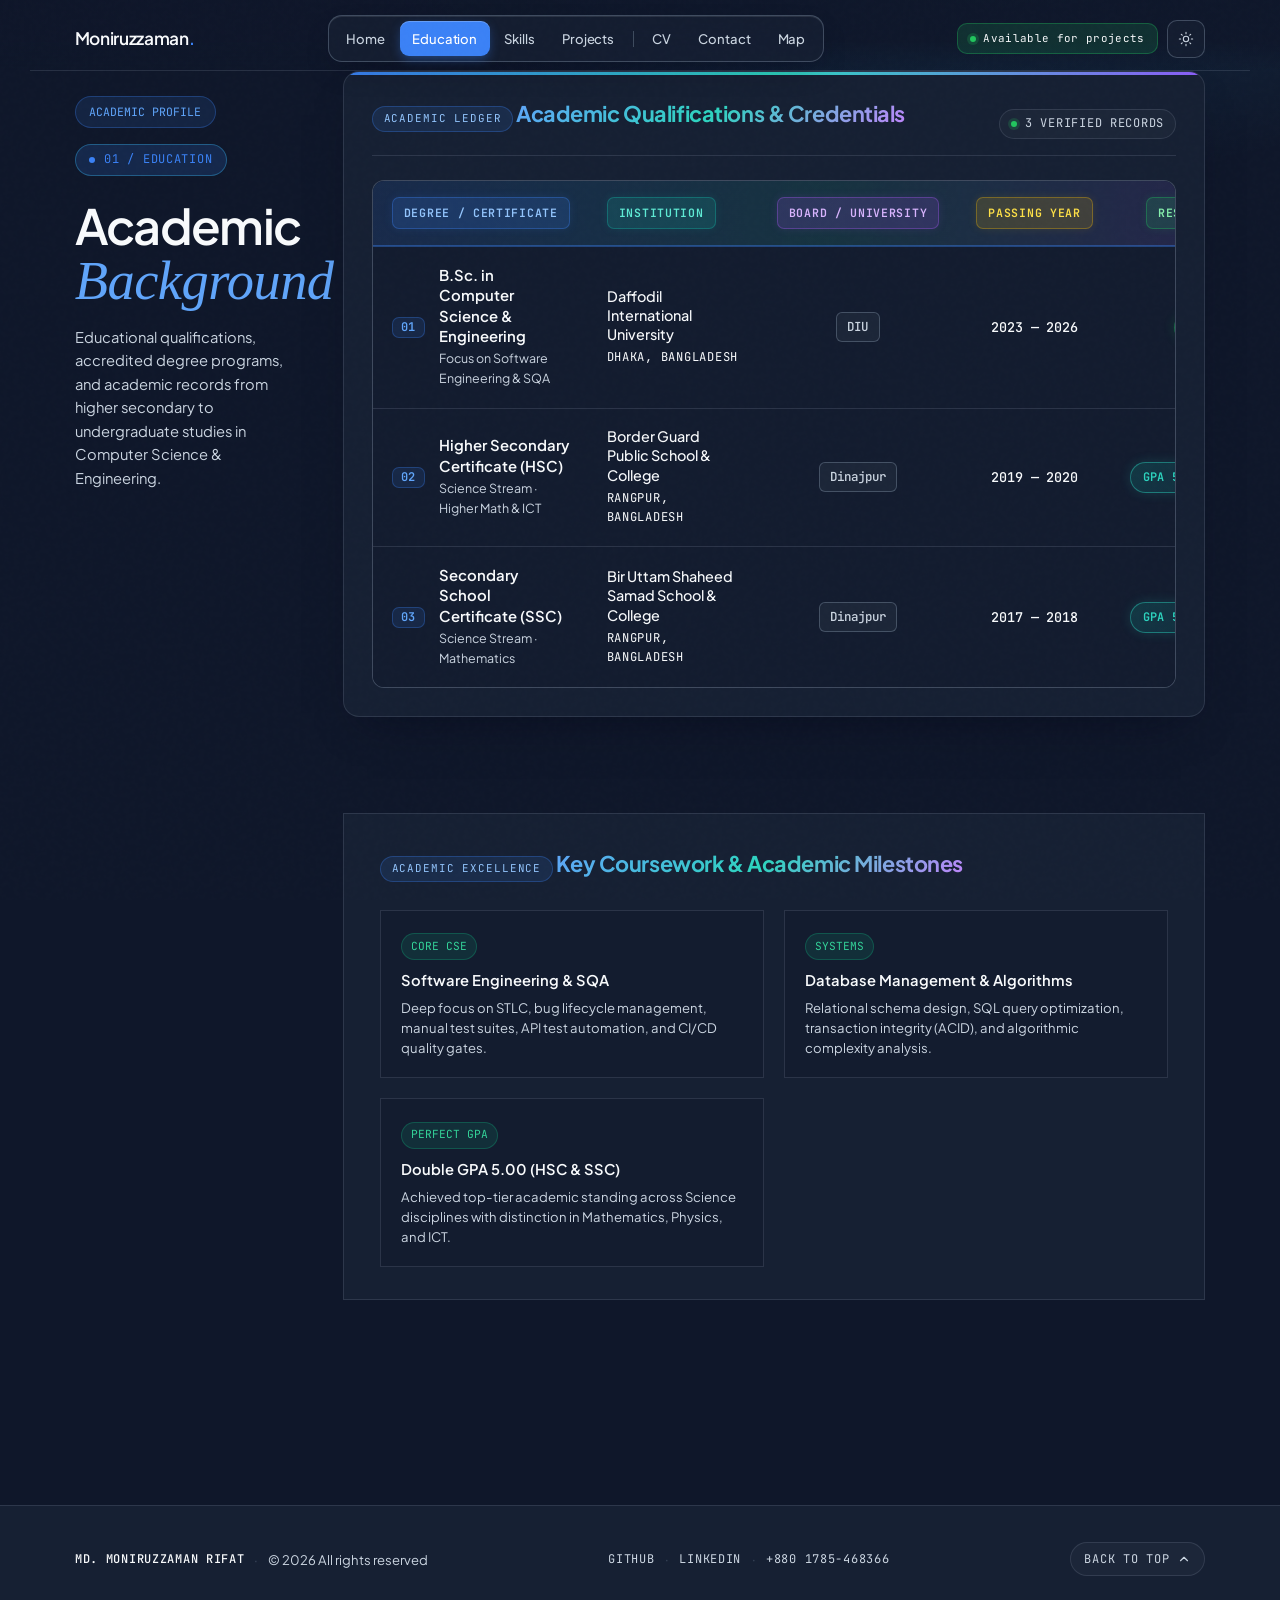
<file: education.html>
<!DOCTYPE html>
<html lang="en" data-theme="dark">
<head>
  <meta charset="UTF-8" />
  <meta name="viewport" content="width=device-width, initial-scale=1.0" />
  <title>Education &amp; Qualifications — Md. Moniruzzaman Rifat</title>
  <meta
    name="description"
    content="Academic background, degree credentials, and academic ledger of Md. Moniruzzaman Rifat, B.Sc. in Computer Science & Engineering."
  />

  <link rel="icon" type="image/svg+xml" href="favicon.svg" />

  <!-- Preconnect to Google Fonts -->
  <link rel="preconnect" href="https://fonts.googleapis.com" />
  <link rel="preconnect" href="https://fonts.gstatic.com" crossorigin />
  <link
    href="https://fonts.googleapis.com/css2?family=Plus+Jakarta+Sans:ital,wght@0,300;0,400;0,500;0,600;0,700;0,800;1,400;1,600&family=JetBrains+Mono:wght@400;500;600&display=swap"
    rel="stylesheet"
  />

  <link rel="stylesheet" href="css/styles.css?v=43" />
</head>
<body data-page="education">
  <!-- Subtle paper-grain texture -->
  <div class="grain-overlay" aria-hidden="true"></div>

  <!-- =======================================================================
       Header / Floating Architectural Dock Navigation
       ======================================================================= -->
  <header class="site-header">
    <div class="container header-inner">
      <a href="index.html" class="brand" aria-label="Home">
        <span id="brand-name">Moniruzzaman</span><span class="brand-dot">.</span>
      </a>

      <nav class="nav-dock" aria-label="Primary Navigation">
        <div class="dock-track" id="dock-track">
          <span class="dock-indicator" id="dock-indicator" aria-hidden="true"></span>
          <a href="index.html" class="dock-link">Home</a>
          <a href="education.html" class="dock-link is-active" aria-current="page">Education</a>
          <a href="index.html#skills" class="dock-link">Skills</a>
          <a href="projects.html" class="dock-link">Projects</a>
          <span class="dock-divider" aria-hidden="true"></span>
          <a href="cv.html" class="dock-link" id="dock-cv">CV</a>
          <a href="contact.html" class="dock-link">Contact</a>
          <a href="index.html#map" class="dock-link" id="dock-map">Map</a>
        </div>
      </nav>

      <div class="header-actions">
        <div class="availability-pill" title="Current work status">
          <span class="status-dot" aria-hidden="true"></span>
          <span class="availability-text" id="availability-text">Available for projects</span>
        </div>

        <button
          type="button"
          class="icon-btn"
          id="theme-toggle"
          aria-label="Toggle color theme"
          title="Toggle theme (T)"
        >
          <!-- Sun Icon -->
          <svg id="icon-sun" viewBox="0 0 24 24" fill="none" stroke="currentColor" stroke-width="1.6" stroke-linecap="round" stroke-linejoin="round" style="display: none;">
            <circle cx="12" cy="12" r="4"></circle>
            <path d="M12 2v2M12 20v2M4.93 4.93l1.41 1.41M17.66 17.66l1.41 1.41M2 12h2M20 12h2M6.34 17.66l-1.41 1.41M19.07 4.93l-1.41 1.41"></path>
          </svg>
          <!-- Moon Icon -->
          <svg id="icon-moon" viewBox="0 0 24 24" fill="none" stroke="currentColor" stroke-width="1.6" stroke-linecap="round" stroke-linejoin="round">
            <path d="M21 12.79A9 9 0 1 1 11.21 3 7 7 0 0 0 21 12.79z"></path>
          </svg>
        </button>

        <button
          type="button"
          class="icon-btn menu-toggle"
          id="menu-toggle"
          aria-label="Open navigation menu"
          aria-expanded="false"
          aria-controls="mobile-drawer"
        >
          <svg viewBox="0 0 24 24" fill="none" stroke="currentColor" stroke-width="1.6" stroke-linecap="round">
            <line x1="4" y1="8" x2="20" y2="8"></line>
            <line x1="4" y1="16" x2="20" y2="16"></line>
          </svg>
        </button>
      </div>
    </div>

    <!-- Mobile Navigation Drawer -->
    <div class="mobile-drawer" id="mobile-drawer">
      <div class="container mobile-drawer-inner">
        <a href="index.html" class="drawer-link">Home</a>
        <a href="education.html" class="drawer-link is-active" aria-current="page">Education</a>
        <a href="index.html#skills" class="drawer-link">Skills</a>
        <a href="projects.html" class="drawer-link">Projects</a>
        <a href="cv.html" class="drawer-link">CV</a>
        <a href="contact.html" class="drawer-link">Contact</a>
        <a href="index.html#map" class="drawer-link">Map</a>
      </div>
    </div>
  </header>

  <!-- =======================================================================
       Main Content — Dedicated Education Page
       ======================================================================= -->
  <main>
    <section id="education" class="container section-block page-header-spacing" aria-labelledby="edu-title">
      <div class="edu-layout">
        <!-- Sticky Left Header -->
        <div class="edu-sidebar reveal-on-scroll">
          <span class="subpage-badge">ACADEMIC PROFILE</span>
          <p class="hero-eyebrow mono" id="edu-eyebrow">01 / Education</p>
          <h1 class="section-title" id="edu-title">
            Academic <em>Background</em>
          </h1>
          <p class="section-lead" style="margin-top: 1rem; font-size: 0.92rem; color: var(--ink-muted); line-height: 1.6;">
            Educational qualifications, accredited degree programs, and academic records from higher secondary to undergraduate studies in Computer Science &amp; Engineering.
          </p>
        </div>

        <!-- Right Academic Ledger -->
        <div class="edu-content">
          <!-- Academic Performance Summary Table (Semantic HTML Table) -->
          <div class="edu-table-card reveal-on-scroll">
            <div class="edu-table-header">
              <div class="edu-table-header-left">
                <span class="mono edu-table-tag">Academic Ledger</span>
                <h2 class="edu-table-title">Academic Qualifications &amp; Credentials</h2>
              </div>
              <div class="edu-table-header-right">
                <span class="edu-table-stat mono">
                  <span class="status-dot status-dot--active" aria-hidden="true"></span>
                  3 Verified Records
                </span>
              </div>
            </div>

            <div class="table-responsive">
              <table class="edu-table">
                <thead>
                  <tr class="edu-table-thead-row">
                    <th scope="col" class="th-degree mono">
                      <span class="th-pill th-pill--blue">Degree / Certificate</span>
                    </th>
                    <th scope="col" class="th-inst mono">
                      <span class="th-pill th-pill--teal">Institution</span>
                    </th>
                    <th scope="col" class="th-board mono">
                      <span class="th-pill th-pill--purple">Board / University</span>
                    </th>
                    <th scope="col" class="th-year mono">
                      <span class="th-pill th-pill--amber">Passing Year</span>
                    </th>
                    <th scope="col" class="th-result mono">
                      <span class="th-pill th-pill--green">Result / GPA</span>
                    </th>
                  </tr>
                </thead>
                <tbody>
                  <tr class="edu-table-row">
                    <td class="td-degree">
                      <div class="edu-degree-meta">
                        <span class="edu-badge-num mono">01</span>
                        <div class="edu-degree-text">
                          <strong class="edu-degree-strong">B.Sc. in Computer Science &amp; Engineering</strong>
                          <span class="edu-sub-text">Focus on Software Engineering &amp; SQA</span>
                        </div>
                      </div>
                    </td>
                    <td class="td-inst">
                      <div class="edu-inst-wrap">
                        <span class="edu-inst-name">Daffodil International University</span>
                        <span class="edu-inst-loc mono">Dhaka, Bangladesh</span>
                      </div>
                    </td>
                    <td class="td-board">
                      <span class="edu-board-pill">DIU</span>
                    </td>
                    <td class="td-year">
                      <span class="edu-year-pill mono tabular">2023 — 2026</span>
                    </td>
                    <td class="td-result">
                      <span class="edu-table-badge edu-table-badge--ongoing">
                        <span class="status-dot" aria-hidden="true"></span>
                        Ongoing
                      </span>
                    </td>
                  </tr>
                  <tr class="edu-table-row">
                    <td class="td-degree">
                      <div class="edu-degree-meta">
                        <span class="edu-badge-num mono">02</span>
                        <div class="edu-degree-text">
                          <strong class="edu-degree-strong">Higher Secondary Certificate (HSC)</strong>
                          <span class="edu-sub-text">Science Stream · Higher Math &amp; ICT</span>
                        </div>
                      </div>
                    </td>
                    <td class="td-inst">
                      <div class="edu-inst-wrap">
                        <span class="edu-inst-name">Border Guard Public School &amp; College</span>
                        <span class="edu-inst-loc mono">Rangpur, Bangladesh</span>
                      </div>
                    </td>
                    <td class="td-board">
                      <span class="edu-board-pill">Dinajpur</span>
                    </td>
                    <td class="td-year">
                      <span class="edu-year-pill mono tabular">2019 — 2020</span>
                    </td>
                    <td class="td-result">
                      <span class="edu-table-badge edu-table-badge--gpa">GPA 5.00 / 5.00</span>
                    </td>
                  </tr>
                  <tr class="edu-table-row">
                    <td class="td-degree">
                      <div class="edu-degree-meta">
                        <span class="edu-badge-num mono">03</span>
                        <div class="edu-degree-text">
                          <strong class="edu-degree-strong">Secondary School Certificate (SSC)</strong>
                          <span class="edu-sub-text">Science Stream · Mathematics</span>
                        </div>
                      </div>
                    </td>
                    <td class="td-inst">
                      <div class="edu-inst-wrap">
                        <span class="edu-inst-name">Bir Uttam Shaheed Samad School &amp; College</span>
                        <span class="edu-inst-loc mono">Rangpur, Bangladesh</span>
                      </div>
                    </td>
                    <td class="td-board">
                      <span class="edu-board-pill">Dinajpur</span>
                    </td>
                    <td class="td-year">
                      <span class="edu-year-pill mono tabular">2017 — 2018</span>
                    </td>
                    <td class="td-result">
                      <span class="edu-table-badge edu-table-badge--gpa">GPA 5.00 / 5.00</span>
                    </td>
                  </tr>
                </tbody>
              </table>
            </div>
          </div>

          <!-- Chronological Detailed Timeline -->
          <div class="edu-timeline" id="edu-timeline"></div>

          <!-- Academic Honors & Key Coursework Card -->
          <div class="academic-achievements-card reveal-on-scroll">
            <span class="mono edu-table-tag">Academic Excellence</span>
            <h3 class="edu-table-title" style="margin-top: 0.25rem;">Key Coursework &amp; Academic Milestones</h3>
            <div class="achievements-grid">
              <div class="achievement-item">
                <span class="achievement-badge">CORE CSE</span>
                <h4 class="achievement-title">Software Engineering &amp; SQA</h4>
                <p class="achievement-desc">Deep focus on STLC, bug lifecycle management, manual test suites, API test automation, and CI/CD quality gates.</p>
              </div>
              <div class="achievement-item">
                <span class="achievement-badge">SYSTEMS</span>
                <h4 class="achievement-title">Database Management &amp; Algorithms</h4>
                <p class="achievement-desc">Relational schema design, SQL query optimization, transaction integrity (ACID), and algorithmic complexity analysis.</p>
              </div>
              <div class="achievement-item">
                <span class="achievement-badge">PERFECT GPA</span>
                <h4 class="achievement-title">Double GPA 5.00 (HSC &amp; SSC)</h4>
                <p class="achievement-desc">Achieved top-tier academic standing across Science disciplines with distinction in Mathematics, Physics, and ICT.</p>
              </div>
            </div>
          </div>
        </div>
      </div>
    </section>
  </main>

  <!-- =====================================================================
       Site Footer
       ===================================================================== -->
  <footer class="site-footer">
    <div class="container footer-inner">
      <div class="footer-left">
        <span class="mono footer-brand">Md. Moniruzzaman Rifat</span>
        <span class="footer-dot" aria-hidden="true">·</span>
        <span class="footer-copy">© 2026 All rights reserved</span>
      </div>
      <div class="footer-links">
        <a href="https://github.com/OSDrifat?tab=overview&from=2026-10-01&to=2026-10-21" target="_blank" rel="noopener noreferrer" class="footer-link mono">GitHub</a>
        <span class="footer-dot" aria-hidden="true">·</span>
        <a href="https://www.linkedin.com/in/md-moniruzzaman-rifat-4876a92b9/" target="_blank" rel="noopener noreferrer" class="footer-link mono">LinkedIn</a>
        <span class="footer-dot" aria-hidden="true">·</span>
        <a href="tel:+8801785468366" class="footer-link mono">+880 1785-468366</a>
      </div>
      <div class="footer-right">
        <a href="#top" class="back-to-top mono" id="back-to-top" aria-label="Back to top of page">
          <span>Back to Top</span>
          <svg viewBox="0 0 24 24" fill="none" stroke="currentColor" stroke-width="2" stroke-linecap="round" stroke-linejoin="round">
            <polyline points="18 15 12 9 6 15"></polyline>
          </svg>
        </a>
      </div>
    </div>
  </footer>

  <script src="js/config.js?v=43"></script>
  <script src="js/main.js?v=43"></script>
</body>
</html>
</file>
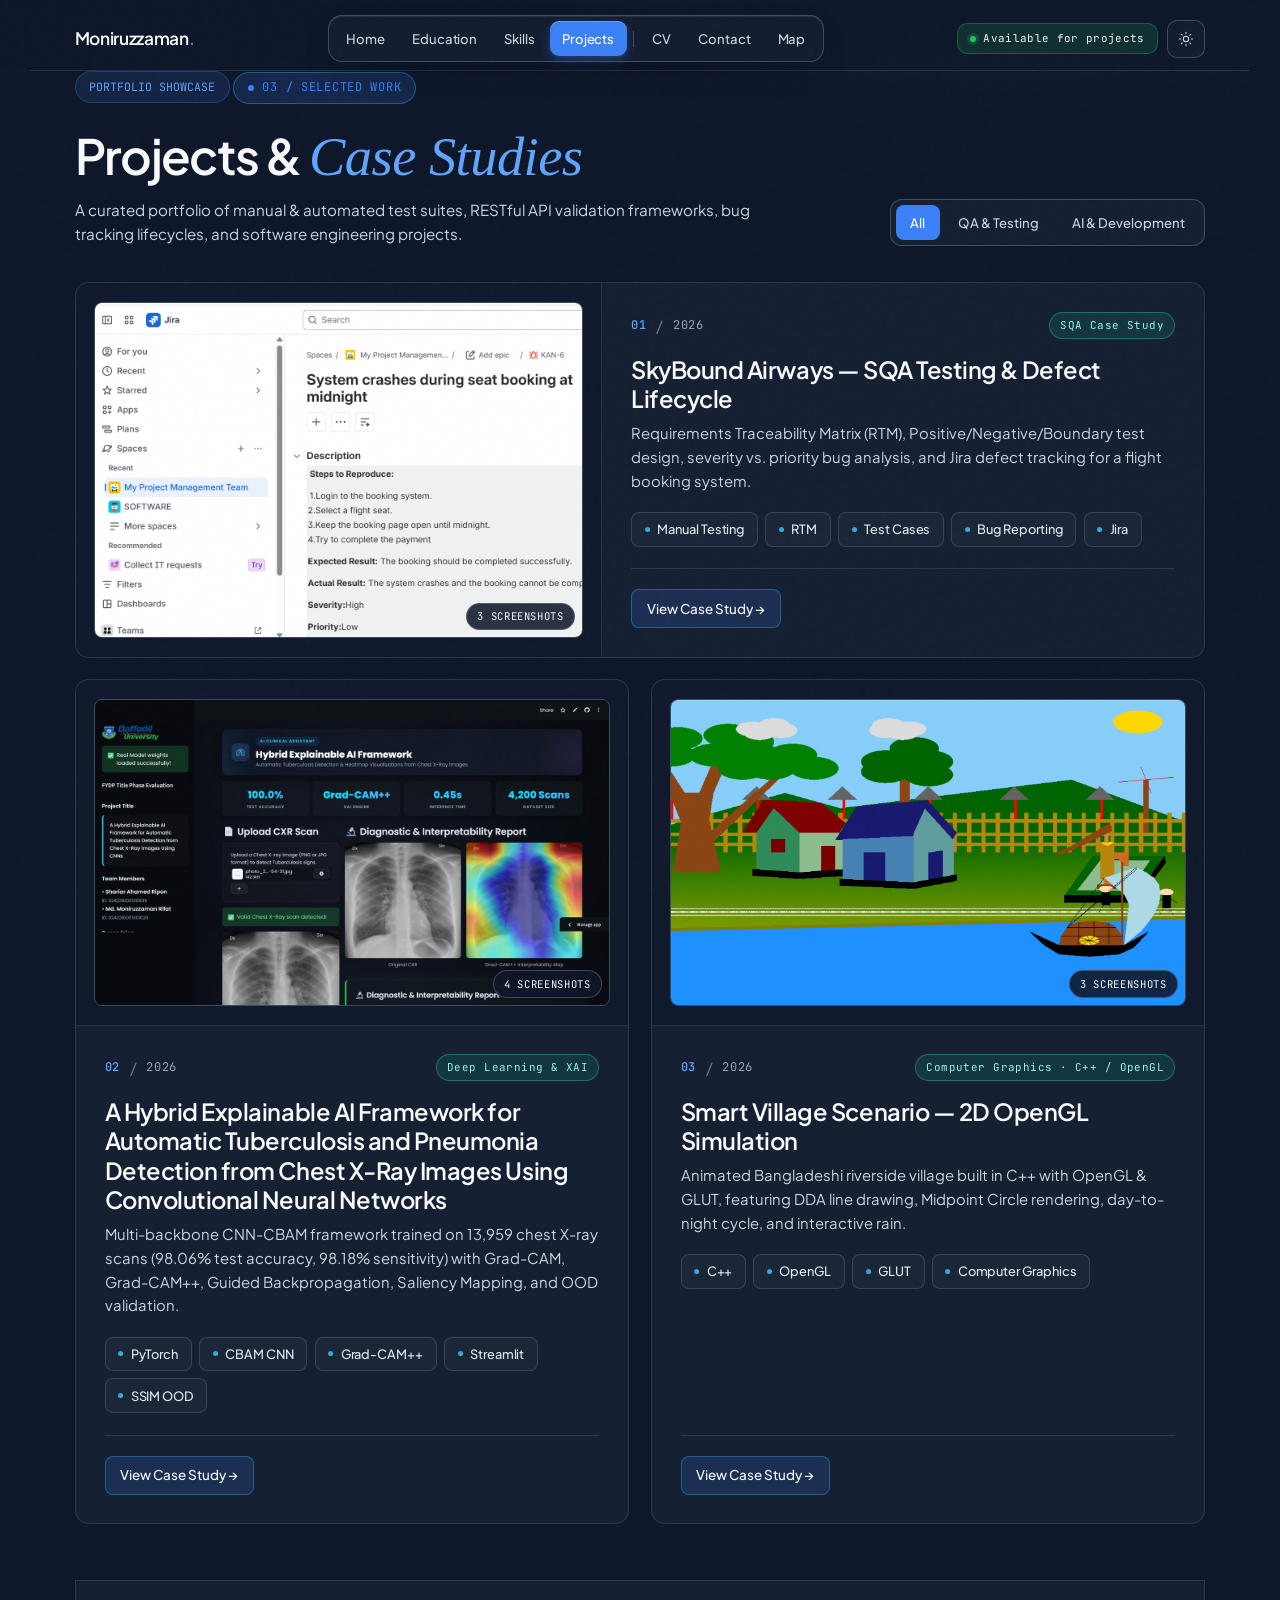
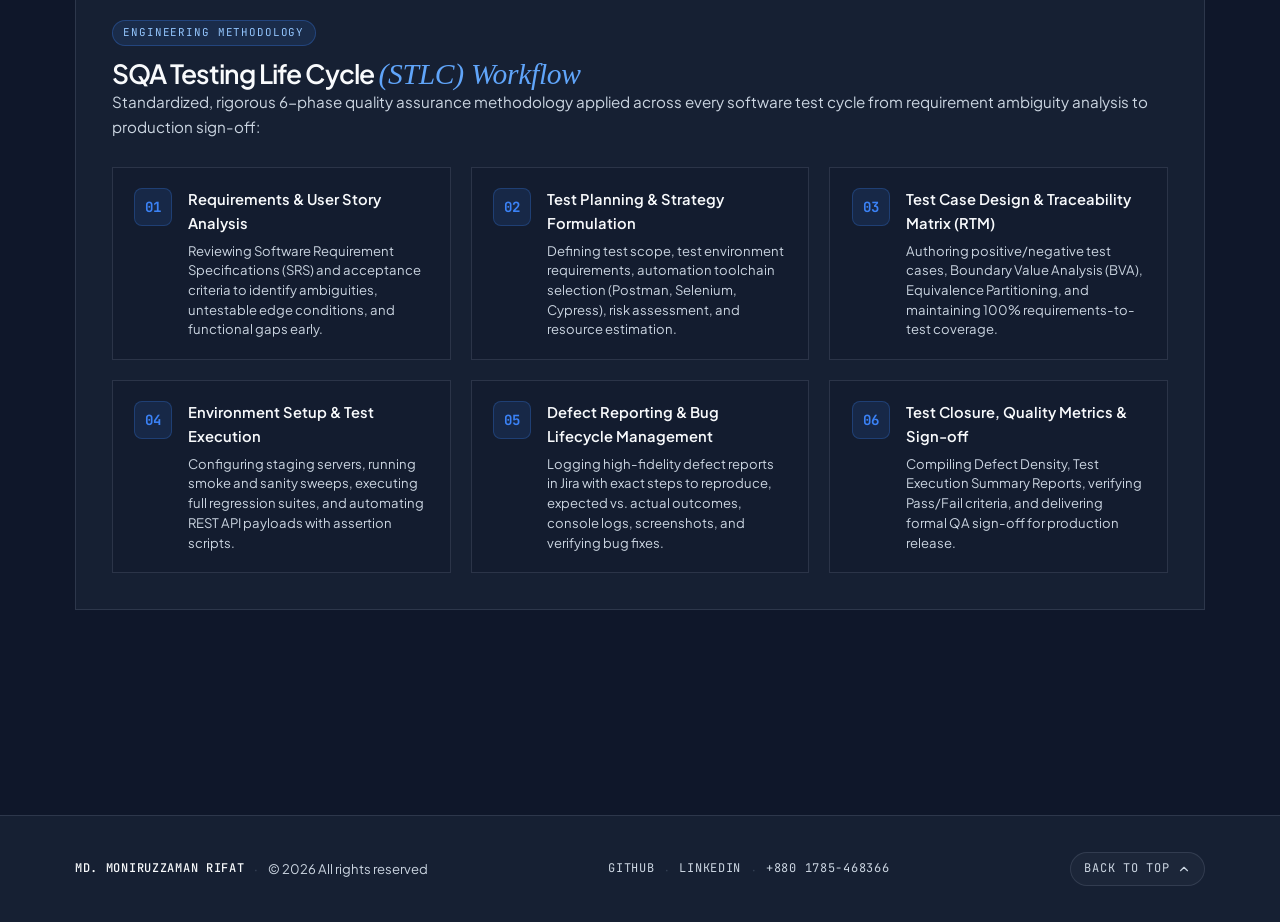
<file: projects.html>
<!DOCTYPE html>
<html lang="en" data-theme="dark">
<head>
  <meta charset="UTF-8" />
  <meta name="viewport" content="width=device-width, initial-scale=1.0" />
  <title>Projects &amp; Case Studies — Md. Moniruzzaman Rifat</title>
  <meta
    name="description"
    content="Software QA test suites, automation frameworks, bug tracking case studies, and development projects by Md. Moniruzzaman Rifat."
  />

  <link rel="icon" type="image/svg+xml" href="favicon.svg" />

  <!-- Preconnect to Google Fonts -->
  <link rel="preconnect" href="https://fonts.googleapis.com" />
  <link rel="preconnect" href="https://fonts.gstatic.com" crossorigin />
  <link
    href="https://fonts.googleapis.com/css2?family=Plus+Jakarta+Sans:ital,wght@0,300;0,400;0,500;0,600;0,700;0,800;1,400;1,600&family=JetBrains+Mono:wght@400;500;600&display=swap"
    rel="stylesheet"
  />

  <link rel="stylesheet" href="css/styles.css?v=43" />
</head>
<body data-page="projects">
  <!-- Subtle paper-grain texture -->
  <div class="grain-overlay" aria-hidden="true"></div>

  <!-- =======================================================================
       Header / Floating Architectural Dock Navigation
       ======================================================================= -->
  <header class="site-header">
    <div class="container header-inner">
      <a href="index.html" class="brand" aria-label="Home">
        <span id="brand-name">Moniruzzaman</span><span class="brand-dot">.</span>
      </a>

      <nav class="nav-dock" aria-label="Primary Navigation">
        <div class="dock-track" id="dock-track">
          <span class="dock-indicator" id="dock-indicator" aria-hidden="true"></span>
          <a href="index.html" class="dock-link">Home</a>
          <a href="education.html" class="dock-link">Education</a>
          <a href="index.html#skills" class="dock-link">Skills</a>
          <a href="projects.html" class="dock-link is-active" aria-current="page">Projects</a>
          <span class="dock-divider" aria-hidden="true"></span>
          <a href="cv.html" class="dock-link" id="dock-cv">CV</a>
          <a href="contact.html" class="dock-link">Contact</a>
          <a href="index.html#map" class="dock-link" id="dock-map">Map</a>
        </div>
      </nav>

      <div class="header-actions">
        <div class="availability-pill" title="Current work status">
          <span class="status-dot" aria-hidden="true"></span>
          <span class="availability-text" id="availability-text">Available for projects</span>
        </div>

        <button
          type="button"
          class="icon-btn"
          id="theme-toggle"
          aria-label="Toggle color theme"
          title="Toggle theme (T)"
        >
          <!-- Sun Icon -->
          <svg id="icon-sun" viewBox="0 0 24 24" fill="none" stroke="currentColor" stroke-width="1.6" stroke-linecap="round" stroke-linejoin="round" style="display: none;">
            <circle cx="12" cy="12" r="4"></circle>
            <path d="M12 2v2M12 20v2M4.93 4.93l1.41 1.41M17.66 17.66l1.41 1.41M2 12h2M20 12h2M6.34 17.66l-1.41 1.41M19.07 4.93l-1.41 1.41"></path>
          </svg>
          <!-- Moon Icon -->
          <svg id="icon-moon" viewBox="0 0 24 24" fill="none" stroke="currentColor" stroke-width="1.6" stroke-linecap="round" stroke-linejoin="round">
            <path d="M21 12.79A9 9 0 1 1 11.21 3 7 7 0 0 0 21 12.79z"></path>
          </svg>
        </button>

        <button
          type="button"
          class="icon-btn menu-toggle"
          id="menu-toggle"
          aria-label="Open navigation menu"
          aria-expanded="false"
          aria-controls="mobile-drawer"
        >
          <svg viewBox="0 0 24 24" fill="none" stroke="currentColor" stroke-width="1.6" stroke-linecap="round">
            <line x1="4" y1="8" x2="20" y2="8"></line>
            <line x1="4" y1="16" x2="20" y2="16"></line>
          </svg>
        </button>
      </div>
    </div>

    <!-- Mobile Navigation Drawer -->
    <div class="mobile-drawer" id="mobile-drawer">
      <div class="container mobile-drawer-inner">
        <a href="index.html" class="drawer-link">Home</a>
        <a href="education.html" class="drawer-link">Education</a>
        <a href="index.html#skills" class="drawer-link">Skills</a>
        <a href="projects.html" class="drawer-link is-active" aria-current="page">Projects</a>
        <a href="cv.html" class="drawer-link">CV</a>
        <a href="contact.html" class="drawer-link">Contact</a>
        <a href="index.html#map" class="drawer-link">Map</a>
      </div>
    </div>
  </header>

  <!-- =======================================================================
       Main Content — Dedicated Projects Page
       ======================================================================= -->
  <main>
    <section id="projects" class="container section-block page-header-spacing" aria-labelledby="projects-title">
      <div class="skills-header reveal-on-scroll">
        <div>
          <span class="subpage-badge">PORTFOLIO SHOWCASE</span>
          <p class="hero-eyebrow mono" id="projects-eyebrow">02 / Selected Work</p>
          <h1 class="section-title" id="projects-title">
            Projects &amp; <em>Case Studies</em>
          </h1>
          <p class="section-lead" style="margin-top: 0.75rem; font-size: 0.95rem; color: var(--ink-muted); max-width: 680px; line-height: 1.6;">
            A curated portfolio of manual &amp; automated test suites, RESTful API validation frameworks, bug tracking lifecycles, and software engineering projects.
          </p>
        </div>

        <div class="skill-filters" id="project-filters" role="tablist" aria-label="Filter projects by category"></div>
      </div>

      <!-- Interactive Project Cards Grid -->
      <div class="projects-grid" id="projects-grid"></div>

      <!-- SQA Testing Life Cycle (STLC) Workflow Section (Ordered List Requirement) -->
      <div class="stlc-card reveal-on-scroll" style="margin-top: 3.5rem;">
        <div style="margin-bottom: 1.5rem;">
          <span class="mono edu-table-tag">Engineering Methodology</span>
          <h2 class="section-title" style="font-size: 1.65rem; margin-top: 0.35rem;">
            SQA Testing Life Cycle <em>(STLC) Workflow</em>
          </h2>
          <p class="stlc-lead">
            Standardized, rigorous 6-phase quality assurance methodology applied across every software test cycle from requirement ambiguity analysis to production sign-off:
          </p>
        </div>

        <ol class="stlc-ordered-list">
          <li class="stlc-step-item">
            <div class="stlc-step-content">
              <strong class="stlc-step-title">Requirements &amp; User Story Analysis</strong>
              <p class="stlc-step-desc">
                Reviewing Software Requirement Specifications (SRS) and acceptance criteria to identify ambiguities, untestable edge conditions, and functional gaps early.
              </p>
            </div>
          </li>
          <li class="stlc-step-item">
            <div class="stlc-step-content">
              <strong class="stlc-step-title">Test Planning &amp; Strategy Formulation</strong>
              <p class="stlc-step-desc">
                Defining test scope, test environment requirements, automation toolchain selection (Postman, Selenium, Cypress), risk assessment, and resource estimation.
              </p>
            </div>
          </li>
          <li class="stlc-step-item">
            <div class="stlc-step-content">
              <strong class="stlc-step-title">Test Case Design &amp; Traceability Matrix (RTM)</strong>
              <p class="stlc-step-desc">
                Authoring positive/negative test cases, Boundary Value Analysis (BVA), Equivalence Partitioning, and maintaining 100% requirements-to-test coverage.
              </p>
            </div>
          </li>
          <li class="stlc-step-item">
            <div class="stlc-step-content">
              <strong class="stlc-step-title">Environment Setup &amp; Test Execution</strong>
              <p class="stlc-step-desc">
                Configuring staging servers, running smoke and sanity sweeps, executing full regression suites, and automating REST API payloads with assertion scripts.
              </p>
            </div>
          </li>
          <li class="stlc-step-item">
            <div class="stlc-step-content">
              <strong class="stlc-step-title">Defect Reporting &amp; Bug Lifecycle Management</strong>
              <p class="stlc-step-desc">
                Logging high-fidelity defect reports in Jira with exact steps to reproduce, expected vs. actual outcomes, console logs, screenshots, and verifying bug fixes.
              </p>
            </div>
          </li>
          <li class="stlc-step-item">
            <div class="stlc-step-content">
              <strong class="stlc-step-title">Test Closure, Quality Metrics &amp; Sign-off</strong>
              <p class="stlc-step-desc">
                Compiling Defect Density, Test Execution Summary Reports, verifying Pass/Fail criteria, and delivering formal QA sign-off for production release.
              </p>
            </div>
          </li>
        </ol>
      </div>
    </section>
  </main>

  <!-- =====================================================================
       Site Footer
       ===================================================================== -->
  <footer class="site-footer">
    <div class="container footer-inner">
      <div class="footer-left">
        <span class="mono footer-brand">Md. Moniruzzaman Rifat</span>
        <span class="footer-dot" aria-hidden="true">·</span>
        <span class="footer-copy">© 2026 All rights reserved</span>
      </div>
      <div class="footer-links">
        <a href="https://github.com/OSDrifat?tab=overview&from=2026-10-01&to=2026-10-21" target="_blank" rel="noopener noreferrer" class="footer-link mono">GitHub</a>
        <span class="footer-dot" aria-hidden="true">·</span>
        <a href="https://www.linkedin.com/in/md-moniruzzaman-rifat-4876a92b9/" target="_blank" rel="noopener noreferrer" class="footer-link mono">LinkedIn</a>
        <span class="footer-dot" aria-hidden="true">·</span>
        <a href="tel:+8801785468366" class="footer-link mono">+880 1785-468366</a>
      </div>
      <div class="footer-right">
        <a href="#top" class="back-to-top mono" id="back-to-top" aria-label="Back to top of page">
          <span>Back to Top</span>
          <svg viewBox="0 0 24 24" fill="none" stroke="currentColor" stroke-width="2" stroke-linecap="round" stroke-linejoin="round">
            <polyline points="18 15 12 9 6 15"></polyline>
          </svg>
        </a>
      </div>
    </div>
  </footer>

  <!-- Project Case Study Modal -->
  <div class="modal-backdrop" id="project-modal" hidden aria-hidden="true">
    <div
      class="modal-dialog"
      role="dialog"
      aria-modal="true"
      aria-labelledby="modal-title"
    >
      <div class="modal-top">
        <div class="modal-meta mono">
          <span id="modal-index">01</span>
          <span class="meta-sep" aria-hidden="true">/</span>
          <span id="modal-year">2026</span>
          <span class="meta-sep" aria-hidden="true">/</span>
          <span class="modal-cat" id="modal-category">QA Case Study</span>
        </div>

        <button
          type="button"
          class="icon-btn"
          id="modal-close"
          aria-label="Close case study"
          title="Close (Esc)"
        >
          <svg viewBox="0 0 24 24" fill="none" stroke="currentColor" stroke-width="1.7" stroke-linecap="round">
            <line x1="6" y1="6" x2="18" y2="18"></line>
            <line x1="18" y1="6" x2="6" y2="18"></line>
          </svg>
        </button>
      </div>

      <div class="modal-body">
        <div class="modal-media" id="modal-media" hidden></div>
        <h3 class="modal-title" id="modal-title"></h3>
        <p class="modal-tagline" id="modal-tagline"></p>

        <div class="modal-columns">
          <div class="modal-block">
            <span class="mono modal-label">Problem / Context</span>
            <p class="modal-text" id="modal-problem"></p>
          </div>
          <div class="modal-block">
            <span class="mono modal-label">Approach &amp; Execution</span>
            <p class="modal-text" id="modal-solution"></p>
          </div>
        </div>

        <div class="modal-block">
          <span class="mono modal-label">Key Deliverables</span>
          <ul class="modal-deliverables" id="modal-deliverables"></ul>
        </div>

        <div class="modal-tags" id="modal-tags"></div>
      </div>

      <div class="modal-footer" id="modal-links"></div>
    </div>
  </div>

  <script src="js/config.js?v=43"></script>
  <script src="js/main.js?v=43"></script>
</body>
</html>
</file>
<file: css/styles.css>
/* ==========================================================================
   Portfolio Design System — Editorial Minimalist & Swiss Craft
   Built without generic gradients, neon glows, or template clutter.
   ========================================================================== */

:root {
  /* Light Theme: Cool Studio Slate-Blue Canvas & Crisp White Surfaces */
  --bg: #e4ecf7;
  --bg-glow: radial-gradient(960px 440px at 78% -8%, rgba(37, 99, 235, 0.12), transparent 70%);
  --surface: #ffffff;
  --surface-hover: #f1f5f9;
  --ink: #0f172a;
  --ink-muted: #475569;
  --ink-subtle: #64748b;
  --hairline: rgba(15, 23, 42, 0.12);
  --hairline-strong: rgba(15, 23, 42, 0.24);
  --accent: #2563eb;
  --accent-hover: #1d4ed8;
  --accent-soft: #eff6ff;
  --accent-border: #bfdbfe;
  --accent-ink: #ffffff;
  --status-dot: #16a34a;
  --status-soft: rgba(22, 163, 74, 0.12);
  --status-border: rgba(22, 163, 74, 0.3);

  /* Typography */
  --font-display: "Bricolage Grotesque", "Plus Jakarta Sans", sans-serif;
  --font-sans: "Plus Jakarta Sans", -apple-system, BlinkMacSystemFont, "Segoe UI", sans-serif;
  --font-serif: "Instrument Serif", Georgia, "Times New Roman", serif;
  --font-mono: "JetBrains Mono", ui-monospace, SFMono-Regular, Menlo, monospace;

  /* Spacing & Layout */
  --container: 1220px;
  --gutter: clamp(1.25rem, 3.5vw, 3rem);
  --ease-out: cubic-bezier(0.16, 1, 0.3, 1);
}

[data-theme="dark"] {
  /* Dark Theme (Default): Deep Midnight Navy & Crisp Sky-Blue Accent */
  --bg: #0f172a;
  --bg-glow: radial-gradient(960px 440px at 78% -8%, rgba(56, 189, 248, 0.14), transparent 70%);
  --surface: #162033;
  --surface-hover: #1e293b;
  --ink: #f8fafc;
  --ink-muted: #cbd5e1;
  --ink-subtle: #94a3b8;
  --hairline: rgba(148, 163, 184, 0.18);
  --hairline-strong: rgba(148, 163, 184, 0.34);
  --accent: #3b82f6;
  --accent-hover: #60a5fa;
  --accent-soft: rgba(59, 130, 246, 0.16);
  --accent-border: rgba(56, 189, 248, 0.35);
  --accent-ink: #ffffff;
  --status-dot: #22c55e;
  --status-soft: rgba(34, 197, 94, 0.14);
  --status-border: rgba(34, 197, 94, 0.32);
}

/* Reset */
*,
*::before,
*::after {
  box-sizing: border-box;
  margin: 0;
  padding: 0;
}

html {
  font-size: 16px;
  scroll-behavior: smooth;
  -webkit-font-smoothing: antialiased;
  -moz-osx-font-smoothing: grayscale;
}

body {
  background-color: var(--bg);
  background-image: var(--bg-glow);
  background-repeat: no-repeat;
  color: var(--ink);
  font-family: var(--font-sans);
  line-height: 1.6;
  min-height: 100dvh;
  display: flex;
  flex-direction: column;
  overflow-x: hidden;
  transition: background-color 0.35s var(--ease-out), color 0.35s var(--ease-out);
}

/* Subtle surface texture */
.grain-overlay {
  position: fixed;
  inset: 0;
  pointer-events: none;
  z-index: 999;
  opacity: 0.015;
  background-image: url("data:image/svg+xml,%3Csvg viewBox='0 0 200 200' xmlns='http://www.w3.org/2000/svg'%3E%3Cfilter id='n'%3E%3CfeTurbulence type='fractalNoise' baseFrequency='0.85' numOctaves='3' stitchTiles='stitch'/%3E%3C/filter%3E%3Crect width='100%25' height='100%25' filter='url(%23n)'/%3E%3C/svg%3E");
}

a {
  color: inherit;
  text-decoration: none;
}

button {
  font: inherit;
  color: inherit;
  background: none;
  border: none;
  cursor: pointer;
}

:focus-visible {
  outline: 2px solid var(--accent);
  outline-offset: 3px;
}

.container {
  width: 100%;
  max-width: var(--container);
  margin-inline: auto;
  padding-inline: var(--gutter);
}

.mono {
  font-family: var(--font-mono);
  font-size: 0.75rem;
  letter-spacing: 0.06em;
  text-transform: uppercase;
}

.tabular {
  font-variant-numeric: tabular-nums;
}

/* ==========================================================================
   Header / Floating Architectural Dock Navigation
   ========================================================================== */
.site-header {
  position: sticky;
  top: 0;
  z-index: 50;
  padding-block: 0.95rem 0.5rem;
  background: linear-gradient(to bottom, color-mix(in srgb, var(--bg) 92%, transparent) 60%, transparent);
  pointer-events: none;
}

.header-inner {
  display: flex;
  align-items: center;
  justify-content: space-between;
  gap: 1rem;
  pointer-events: auto;
}

.brand {
  display: inline-flex;
  align-items: baseline;
  gap: 0;
  font-weight: 600;
  font-size: 1.08rem;
  letter-spacing: -0.02em;
  flex-shrink: 0;
}

.brand-dot {
  color: var(--accent);
}

/* Architectural Floating Segmented Dock */
.nav-dock {
  display: inline-flex;
  align-items: center;
  padding: 5px;
  border-radius: 14px;
  background-color: color-mix(in srgb, var(--surface) 84%, transparent);
  backdrop-filter: blur(18px);
  -webkit-backdrop-filter: blur(18px);
  border: 1px solid var(--hairline-strong);
  box-shadow:
    inset 0 1px 0 rgba(255, 255, 255, 0.09),
    0 12px 30px -10px rgba(2, 6, 23, 0.35);
}

[data-theme="light"] .nav-dock {
  background-color: color-mix(in srgb, var(--surface) 90%, transparent);
  box-shadow:
    inset 0 1px 0 rgba(255, 255, 255, 0.9),
    0 10px 28px -10px rgba(15, 23, 42, 0.14);
}

.dock-track {
  position: relative;
  display: flex;
  align-items: center;
  gap: 2px;
}

/* Sliding Active Pill Indicator */
.dock-indicator {
  position: absolute;
  top: 0;
  left: 0;
  height: 100%;
  width: 0;
  border-radius: 9px;
  background-color: var(--accent);
  box-shadow:
    inset 0 1px 0 rgba(255, 255, 255, 0.22),
    0 4px 12px -2px color-mix(in srgb, var(--accent) 45%, transparent);
  transition: transform 0.38s var(--ease-out), width 0.38s var(--ease-out), opacity 0.2s ease;
  pointer-events: none;
  z-index: 0;
  opacity: 0;
}

.dock-indicator.is-ready {
  opacity: 1;
}

.dock-link {
  position: relative;
  z-index: 1;
  padding: 0.44rem 0.78rem;
  border-radius: 9px;
  font-size: 0.82rem;
  font-weight: 500;
  letter-spacing: -0.005em;
  color: var(--ink-muted);
  white-space: nowrap;
  transition: color 0.22s var(--ease-out), background-color 0.22s var(--ease-out);
}

.dock-link:not(.is-active):hover {
  color: var(--ink);
  background-color: color-mix(in srgb, var(--ink) 6%, transparent);
}

.dock-link.is-active,
.dock-link[aria-current="page"] {
  color: var(--accent-ink);
  background-color: transparent;
}

.dock-divider {
  width: 1px;
  height: 16px;
  background-color: var(--hairline-strong);
  margin-inline: 4px;
  flex-shrink: 0;
}

.header-actions {
  display: flex;
  align-items: center;
  gap: 0.6rem;
  flex-shrink: 0;
}

.availability-pill {
  display: inline-flex;
  align-items: center;
  gap: 0.45rem;
  padding: 0.38rem 0.75rem;
  background-color: var(--status-soft);
  border: 1px solid var(--status-border);
  border-radius: 10px;
  font-family: var(--font-mono);
  font-size: 0.68rem;
  letter-spacing: 0.03em;
  color: var(--ink);
}

.status-dot {
  width: 6px;
  height: 6px;
  border-radius: 50%;
  background-color: var(--status-dot);
  box-shadow: 0 0 0 3px color-mix(in srgb, var(--status-dot) 18%, transparent);
  flex-shrink: 0;
}

.icon-btn {
  width: 38px;
  height: 38px;
  border-radius: 10px;
  border: 1px solid var(--hairline-strong);
  background-color: color-mix(in srgb, var(--surface) 84%, transparent);
  display: inline-flex;
  align-items: center;
  justify-content: center;
  color: var(--ink-muted);
  transition: border-color 0.25s var(--ease-out), color 0.25s var(--ease-out), background-color 0.25s var(--ease-out);
}

.icon-btn:hover {
  color: var(--ink);
  border-color: var(--accent);
  background-color: var(--surface-hover);
}

.icon-btn svg {
  width: 16px;
  height: 16px;
}

.menu-toggle {
  display: none;
}

/* Mobile Drawer */
.mobile-drawer {
  display: none;
  margin-top: 0.5rem;
  margin-inline: var(--gutter);
  border-radius: 14px;
  border: 1px solid var(--hairline-strong);
  background-color: var(--surface);
  box-shadow: 0 18px 40px -12px rgba(2, 6, 23, 0.4);
  pointer-events: auto;
}

.mobile-drawer.is-open {
  display: block;
}

.mobile-drawer-inner {
  padding: 1rem;
  display: grid;
  grid-template-columns: repeat(2, minmax(0, 1fr));
  gap: 0.5rem;
}

.drawer-link {
  padding: 0.6rem 0.85rem;
  border-radius: 9px;
  font-size: 0.92rem;
  font-weight: 500;
  color: var(--ink-muted);
  border: 1px solid transparent;
  transition: color 0.2s var(--ease-out), background-color 0.2s var(--ease-out);
}

.drawer-link:hover {
  color: var(--ink);
  background-color: var(--surface-hover);
}

.drawer-link.is-active,
.drawer-link[aria-current="page"] {
  background-color: var(--accent);
  color: var(--accent-ink);
}

/* ==========================================================================
   Home Hero Section
   ========================================================================== */
.hero-section {
  scroll-margin-top: 90px;
  display: flex;
  flex-direction: column;
  padding-block: clamp(1.5rem, 3vw, 2.5rem) clamp(3rem, 5vw, 4.25rem);
}

/* Metadata Bar */
.meta-bar {
  display: flex;
  flex-wrap: wrap;
  align-items: center;
  justify-content: space-between;
  gap: 0.75rem 1.5rem;
  padding-bottom: 1.25rem;
  border-bottom: 1px solid var(--hairline);
  color: var(--ink-subtle);
}

.meta-group {
  display: flex;
  align-items: center;
  flex-wrap: wrap;
  gap: 0.65rem 1.25rem;
}

.meta-sep {
  opacity: 0.4;
}

.live-clock {
  color: var(--ink-muted);
}

/* Asymmetric 12-Col Hero Grid */
.hero-grid {
  display: grid;
  grid-template-columns: minmax(0, 1.55fr) minmax(0, 0.85fr);
  gap: clamp(2.5rem, 5vw, 5rem);
  align-items: start;
  padding-block: clamp(2.5rem, 6vw, 5rem);
}

.hero-eyebrow {
  display: inline-flex;
  align-items: center;
  gap: 0.55rem;
  padding: 0.35rem 0.85rem;
  background-color: var(--accent-soft);
  border: 1px solid var(--accent-border);
  border-radius: 999px;
  color: var(--accent);
  margin-bottom: 1.5rem;
}

.hero-eyebrow::before {
  content: "";
  width: 6px;
  height: 6px;
  border-radius: 50%;
  background-color: var(--accent);
}

.hero-headline {
  display: flex;
  flex-direction: column;
  align-items: flex-start;
  gap: 0.2rem;
  margin: 0;
  color: var(--ink);
}

.headline-kicker {
  display: inline-flex;
  align-items: center;
  gap: 0.65rem;
  font-family: var(--font-serif);
  font-style: italic;
  font-weight: 400;
  font-size: clamp(1.35rem, 2.2vw, 1.9rem);
  line-height: 1.2;
  letter-spacing: 0.01em;
  color: var(--ink-muted);
}

.headline-kicker::after {
  content: "";
  width: 34px;
  height: 1px;
  background-color: var(--hairline-strong);
}

.headline-main {
  font-family: var(--font-display);
  font-size: clamp(1.95rem, 4.6vw, 4.05rem);
  font-weight: 600;
  line-height: 1.02;
  letter-spacing: -0.04em;
  color: var(--ink);
}

.headline-accent {
  position: relative;
  display: inline-block;
  margin-top: 0.12em;
  padding: 0.02em 0.28em 0.06em 0.22em;
  font-family: var(--font-serif);
  font-style: italic;
  font-weight: 400;
  font-size: clamp(2.55rem, 5.4vw, 4.75rem);
  line-height: 0.98;
  letter-spacing: -0.015em;
  color: var(--accent-hover);
  background-color: var(--accent-soft);
  transition: background-color 0.3s var(--ease-out), transform 0.3s var(--ease-out);
}

[data-theme="light"] .headline-accent {
  color: var(--accent);
}

/* Precision QA Inspector Corner Reticles */
.headline-accent .corner {
  position: absolute;
  width: 10px;
  height: 10px;
  border-color: var(--accent);
  border-style: solid;
  pointer-events: none;
  transition: transform 0.32s var(--ease-out);
}

.headline-accent .corner.tl {
  top: -2px;
  left: -2px;
  border-width: 1.5px 0 0 1.5px;
}

.headline-accent .corner.tr {
  top: -2px;
  right: -2px;
  border-width: 1.5px 1.5px 0 0;
}

.headline-accent .corner.bl {
  bottom: -2px;
  left: -2px;
  border-width: 0 0 1.5px 1.5px;
}

.headline-accent .corner.br {
  bottom: -2px;
  right: -2px;
  border-width: 0 1.5px 1.5px 0;
}

.headline-accent:hover .corner.tl { transform: translate(-3px, -3px); }
.headline-accent:hover .corner.tr { transform: translate(3px, -3px); }
.headline-accent:hover .corner.bl { transform: translate(-3px, 3px); }
.headline-accent:hover .corner.br { transform: translate(3px, 3px); }

.hero-bio {
  margin-top: 1.85rem;
  max-width: 52ch;
  font-size: clamp(1rem, 1.35vw, 1.15rem);
  line-height: 1.65;
  color: var(--ink-muted);
}

/* CTA Row */
.hero-actions {
  margin-top: 2.35rem;
  display: flex;
  flex-wrap: wrap;
  align-items: center;
  gap: 0.9rem 1.15rem;
}

.btn-primary {
  --btn-fill: #131c2e;
  position: relative;
  overflow: hidden;
  display: inline-flex;
  align-items: center;
  gap: 0.65rem;
  padding: 0.85rem 1.5rem;
  font-size: 0.92rem;
  font-weight: 500;
  color: #f8fafc;
  border-radius: 11px;
  border: 2px solid transparent;
  background:
    linear-gradient(var(--btn-fill), var(--btn-fill)) padding-box,
    linear-gradient(105deg, #3b82f6 0%, #2dd4bf 100%) border-box;
  transform: translate(var(--tx, 0px), var(--ty, 0px));
  transition:
    transform 0.32s var(--ease-out),
    color 0.32s var(--ease-out);
}

[data-theme="light"] .btn-primary {
  --btn-fill: #ffffff;
  color: #0f172a;
  background:
    linear-gradient(var(--btn-fill), var(--btn-fill)) padding-box,
    linear-gradient(105deg, #2563eb 0%, #0d9488 100%) border-box;
}

/* Inverted high-contrast bottom-up curtain inside the gradient border */
.btn-primary::before {
  content: "";
  position: absolute;
  inset: 0;
  border-radius: 9px;
  background-color: var(--ink);
  transform: translateY(104%);
  transition: transform 0.4s var(--ease-out);
  z-index: 0;
}

.btn-primary:hover {
  color: var(--bg);
  transform: translate(var(--tx, 0px), calc(var(--ty, 0px) - 2px));
}

.btn-primary:hover::before {
  transform: translateY(0%);
}

.btn-primary:active {
  transform: translate(var(--tx, 0px), var(--ty, 0px)) scale(0.985);
}

.btn-primary .btn-text-wrap,
.btn-primary .btn-arrow-box {
  position: relative;
  z-index: 1;
}

/* Rolling text flip */
.btn-text-wrap {
  display: inline-grid;
  overflow: hidden;
  line-height: 1.2;
}

.btn-text-wrap span {
  grid-area: 1 / 1;
  transition: transform 0.38s var(--ease-out);
}

.btn-text-back {
  transform: translateY(115%);
}

.btn-primary:hover .btn-text-front {
  transform: translateY(-115%);
}

.btn-primary:hover .btn-text-back {
  transform: translateY(0%);
}

.btn-arrow-box {
  position: relative;
  width: 15px;
  height: 15px;
  display: inline-block;
  overflow: hidden;
  flex-shrink: 0;
}

.btn-arrow-box svg {
  position: absolute;
  inset: 0;
  width: 15px;
  height: 15px;
  transition: transform 0.38s var(--ease-out), opacity 0.28s ease;
}

.btn-arrow-box .arrow-next {
  transform: translate(-14px, -14px);
  opacity: 0;
}

.btn-primary:hover .arrow-current {
  transform: translate(14px, 14px);
  opacity: 0;
}

.btn-primary:hover .arrow-next {
  transform: translate(0, 0);
  opacity: 1;
}

.btn-secondary {
  --sec-fill: var(--surface);
  position: relative;
  overflow: hidden;
  display: inline-flex;
  align-items: center;
  gap: 0.6rem;
  padding: 0.85rem 1.25rem;
  color: var(--ink);
  font-size: 0.9rem;
  font-weight: 500;
  border-radius: 11px;
  border: 1.5px solid transparent;
  background:
    linear-gradient(var(--sec-fill), var(--sec-fill)) padding-box,
    linear-gradient(105deg, #3b82f6 0%, #2dd4bf 100%) border-box;
  transform: translate(var(--tx, 0px), var(--ty, 0px));
  transition:
    transform 0.3s var(--ease-out),
    color 0.28s var(--ease-out);
}

[data-theme="light"] .btn-secondary {
  background:
    linear-gradient(var(--sec-fill), var(--sec-fill)) padding-box,
    linear-gradient(105deg, #2563eb 0%, #0d9488 100%) border-box;
}

/* Crisp 2px architectural bottom progress rail */
.btn-secondary::after {
  content: "";
  position: absolute;
  left: 0;
  right: 0;
  bottom: 0;
  height: 2px;
  background-color: var(--accent);
  transform: scaleX(0);
  transform-origin: left;
  transition: transform 0.38s var(--ease-out);
  z-index: 1;
}

.btn-secondary svg,
.btn-secondary span {
  position: relative;
  z-index: 1;
}

.btn-secondary:hover {
  --sec-fill: var(--surface-hover);
  color: var(--ink);
  transform: translate(var(--tx, 0px), calc(var(--ty, 0px) - 2px));
}

.btn-secondary:hover::after {
  transform: scaleX(1);
}

.btn-secondary:active {
  transform: translate(var(--tx, 0px), var(--ty, 0px)) scale(0.985);
}

.btn-secondary.is-copied,
.btn-secondary.is-copied:hover {
  border-color: var(--status-dot);
  color: var(--status-dot);
  background: var(--status-soft);
}

.btn-secondary.is-copied::after {
  background-color: var(--status-dot);
  transform: scaleX(1);
}

.btn-secondary svg {
  width: 15px;
  height: 15px;
  color: var(--ink-muted);
  transition: transform 0.3s var(--ease-out), color 0.25s ease;
}

.btn-secondary:hover svg {
  color: var(--accent-hover);
  transform: translateY(-1px) scale(1.08);
}

[data-theme="light"] .btn-secondary:hover svg {
  color: var(--accent);
}

.text-cta {
  position: relative;
  display: inline-flex;
  align-items: center;
  gap: 0.35rem;
  font-size: 0.9rem;
  font-weight: 500;
  color: var(--ink-muted);
  padding: 0.55rem 0.2rem;
  transition: color 0.25s var(--ease-out), transform 0.28s var(--ease-out);
}

.text-cta::after {
  content: "";
  position: absolute;
  left: 0;
  right: 0;
  bottom: 0.25rem;
  height: 1.5px;
  background-color: var(--accent);
  transform: scaleX(0);
  transform-origin: left;
  transition: transform 0.34s var(--ease-out);
}

.text-cta .cta-arrow {
  display: inline-block;
  transition: transform 0.3s var(--ease-out), color 0.25s ease;
}

.text-cta:hover {
  color: var(--ink);
  transform: translateY(-1px);
}

.text-cta:hover::after {
  transform: scaleX(1);
}

.text-cta:hover .cta-arrow {
  color: var(--accent-hover);
  transform: translate(3px, -3px);
}

[data-theme="light"] .text-cta:hover .cta-arrow {
  color: var(--accent);
}

.text-cta:active {
  transform: translateY(0) scale(0.985);
}

/* ==========================================================================
   Right Column: Portrait / Spec Card
   ========================================================================== */
.hero-aside {
  display: flex;
  flex-direction: column;
  gap: 1.25rem;
}

.portrait-frame {
  position: relative;
  border: 1px solid var(--hairline-strong);
  border-radius: 14px;
  background-color: var(--surface);
  padding: 0.85rem;
  box-shadow: 0 18px 40px -18px rgba(2, 6, 23, 0.55);
}

[data-theme="light"] .portrait-frame {
  box-shadow: 0 18px 36px -16px rgba(15, 23, 42, 0.14);
}

.portrait-media {
  position: relative;
  aspect-ratio: 1 / 1;
  overflow: hidden;
  border-radius: 9px;
  border: 1px solid var(--accent-border);
  background:
    radial-gradient(circle at 50% 38%, rgba(59, 130, 246, 0.22) 0%, rgba(15, 23, 42, 0.94) 74%),
    linear-gradient(to right, rgba(148, 163, 184, 0.08) 1px, transparent 1px),
    linear-gradient(to bottom, rgba(148, 163, 184, 0.08) 1px, transparent 1px);
  background-size: 100% 100%, 28px 28px, 28px 28px;
  background-color: #0f172a;
  display: flex;
  align-items: center;
  justify-content: center;
}

[data-theme="light"] .portrait-media {
  background:
    radial-gradient(circle at 50% 38%, #ffffff 0%, #dbeafe 85%),
    linear-gradient(to right, rgba(37, 99, 235, 0.08) 1px, transparent 1px),
    linear-gradient(to bottom, rgba(37, 99, 235, 0.08) 1px, transparent 1px);
  background-size: 100% 100%, 28px 28px, 28px 28px;
  background-color: #eff6ff;
}

/* Soft bottom vignette to ground the portrait suit cleanly */
.portrait-media::after {
  content: "";
  position: absolute;
  inset: auto 0 0 0;
  height: 22%;
  background: linear-gradient(to top, rgba(11, 17, 32, 0.42), transparent);
  pointer-events: none;
  z-index: 2;
}

[data-theme="light"] .portrait-media::after {
  background: linear-gradient(to top, rgba(15, 23, 42, 0.12), transparent);
}

.portrait-media img {
  position: relative;
  z-index: 1;
  width: 100%;
  height: 100%;
  object-fit: cover;
  object-position: center bottom;
  display: block;
  filter: contrast(1.03) saturate(1.02);
  transition: transform 0.6s var(--ease-out), filter 0.4s var(--ease-out);
}

.portrait-frame:hover .portrait-media img {
  transform: scale(1.025);
  filter: contrast(1.05) saturate(1.04);
}

/* Clean Typographic Monogram Fallback when no photo is set yet */
.portrait-placeholder {
  width: 100%;
  height: 100%;
  display: flex;
  flex-direction: column;
  align-items: center;
  justify-content: center;
  gap: 0.75rem;
  padding: 2rem;
  text-align: center;
  background-image:
    linear-gradient(to right, var(--accent-border) 1px, transparent 1px),
    linear-gradient(to bottom, var(--accent-border) 1px, transparent 1px);
  background-size: 28px 28px;
}

.placeholder-monogram {
  font-family: var(--font-serif);
  font-style: italic;
  font-size: 4.25rem;
  line-height: 1;
  color: var(--accent);
}

.placeholder-note {
  font-family: var(--font-mono);
  font-size: 0.68rem;
  letter-spacing: 0.06em;
  text-transform: uppercase;
  color: var(--ink-subtle);
  max-width: 24ch;
  line-height: 1.5;
}

/* Spec Table below portrait */
.spec-list {
  border-top: 1px solid var(--hairline);
}

.spec-row {
  display: grid;
  grid-template-columns: 105px 1fr;
  gap: 0.75rem;
  padding-block: 0.75rem;
  border-bottom: 1px solid var(--hairline);
  align-items: baseline;
}

.spec-label {
  color: var(--ink-subtle);
}

.spec-value {
  font-size: 0.875rem;
  color: var(--ink);
  font-weight: 500;
}

/* ==========================================================================
   Section 01 — Education (Editorial Asymmetric Split)
   ========================================================================== */
.section-block {
  scroll-margin-top: 86px;
  border-top: 1px solid var(--hairline);
  padding-block: clamp(4.25rem, 8vw, 6.5rem);
}

.edu-layout {
  display: grid;
  grid-template-columns: minmax(180px, 230px) minmax(0, 1fr);
  gap: clamp(1.5rem, 3vw, 2.5rem);
  align-items: start;
  max-width: 100%;
}

.edu-sidebar {
  position: sticky;
  top: 96px;
}

.section-title {
  font-family: var(--font-display);
  font-size: clamp(2rem, 3.8vw, 3.1rem);
  font-weight: 600;
  line-height: 1.06;
  letter-spacing: -0.035em;
  color: var(--ink);
}

.section-title em {
  font-family: var(--font-serif);
  font-style: italic;
  font-weight: 400;
  letter-spacing: -0.01em;
  font-size: 1.12em;
  color: var(--accent-hover);
}

[data-theme="light"] .section-title em {
  color: var(--accent);
}

/* Academic Degree Ledger Cards */
.edu-content {
  display: flex;
  flex-direction: column;
  gap: 2rem;
  min-width: 0;
  max-width: 100%;
  width: 100%;
}

.edu-list {
  display: flex;
  flex-direction: column;
  gap: 1.15rem;
}

.edu-card {
  position: relative;
  overflow: hidden;
  padding: clamp(1.35rem, 2.5vw, 1.8rem);
  border-radius: 14px;
  background-color: var(--surface);
  border: 1px solid var(--hairline);
  transition:
    transform 0.32s var(--ease-out),
    background-color 0.28s var(--ease-out),
    border-color 0.28s var(--ease-out),
    box-shadow 0.32s var(--ease-out);
}

/* Signature Left Accent Rail on Hover */
.edu-card::before {
  content: "";
  position: absolute;
  left: 0;
  top: 0;
  bottom: 0;
  width: 3px;
  background: linear-gradient(180deg, #3b82f6 0%, #2dd4bf 100%);
  transform: scaleY(0);
  transform-origin: top;
  transition: transform 0.36s var(--ease-out);
}

.edu-card:hover {
  transform: translateY(-2px);
  background-color: var(--surface-hover);
  border-color: var(--hairline-strong);
  box-shadow: 0 14px 32px -18px rgba(2, 6, 23, 0.5);
}

[data-theme="light"] .edu-card:hover {
  box-shadow: 0 14px 30px -16px rgba(15, 23, 42, 0.12);
}

.edu-card:hover::before {
  transform: scaleY(1);
}

.edu-card-top {
  display: flex;
  flex-wrap: wrap;
  align-items: center;
  justify-content: space-between;
  gap: 0.65rem 1rem;
  padding-bottom: 0.9rem;
  border-bottom: 1px solid var(--hairline);
}

.edu-meta-left {
  display: inline-flex;
  align-items: center;
  gap: 0.7rem;
}

.edu-index {
  color: var(--accent-hover);
  font-weight: 500;
}

[data-theme="light"] .edu-index {
  color: var(--accent);
}

.edu-period {
  color: var(--ink-muted);
}

.edu-result {
  display: inline-flex;
  align-items: center;
  gap: 0.45rem;
  padding: 0.24rem 0.7rem;
  border-radius: 999px;
  background-color: rgba(20, 184, 166, 0.14);
  border: 1px solid rgba(45, 212, 191, 0.38);
  font-family: var(--font-mono);
  font-size: 0.69rem;
  letter-spacing: 0.04em;
  color: #99f6e4;
}

[data-theme="light"] .edu-result {
  background-color: rgba(13, 148, 136, 0.1);
  border-color: rgba(13, 148, 136, 0.32);
  color: #0f766e;
}

.edu-result--ongoing,
[data-theme="light"] .edu-result--ongoing {
  background-color: var(--status-soft);
  border-color: var(--status-border);
  color: var(--ink);
}

.edu-degree {
  margin-top: 1rem;
  font-family: var(--font-display);
  font-size: clamp(1.18rem, 1.9vw, 1.42rem);
  font-weight: 600;
  line-height: 1.25;
  letter-spacing: -0.02em;
  color: var(--ink);
}

.edu-institution {
  margin-top: 0.3rem;
  font-size: 0.94rem;
  font-weight: 500;
  color: var(--ink-muted);
}

.edu-summary {
  margin-top: 0.75rem;
  font-size: 0.92rem;
  line-height: 1.6;
  color: var(--ink-muted);
}

.edu-highlights {
  margin-top: 1.15rem;
  display: flex;
  flex-wrap: wrap;
  gap: 0.55rem;
}

.edu-chip {
  display: inline-flex;
  align-items: center;
  gap: 0.45rem;
  padding: 0.38rem 0.8rem;
  border-radius: 8px;
  border: 1px solid rgba(148, 163, 184, 0.24);
  background-color: rgba(30, 41, 59, 0.72);
  font-family: var(--font-sans);
  font-size: 0.8rem;
  font-weight: 500;
  letter-spacing: -0.005em;
  color: #e2e8f0;
  transition:
    border-color 0.25s var(--ease-out),
    background-color 0.25s var(--ease-out),
    color 0.25s var(--ease-out),
    transform 0.25s var(--ease-out);
}

.edu-chip::before {
  content: "";
  width: 5px;
  height: 5px;
  border-radius: 50%;
  background: linear-gradient(135deg, #3b82f6, #2dd4bf);
  flex-shrink: 0;
}

.edu-chip:hover {
  border-color: var(--accent-border);
  background-color: var(--accent-soft);
  color: #ffffff;
  transform: translateY(-1px);
}

[data-theme="light"] .edu-chip {
  border-color: rgba(15, 23, 42, 0.14);
  background-color: #f1f5f9;
  color: #1e293b;
}

[data-theme="light"] .edu-chip:hover {
  border-color: var(--accent-border);
  background-color: var(--accent-soft);
  color: #0f172a;
}

/* ==========================================================================
   Section 02 — Skills (Structured SQA & Technical Matrix)
   ========================================================================== */
.skills-header {
  display: flex;
  flex-wrap: wrap;
  align-items: flex-end;
  justify-content: space-between;
  gap: 1.5rem 2rem;
  margin-bottom: 2.25rem;
}

.skill-filters {
  display: inline-flex;
  flex-wrap: wrap;
  align-items: center;
  gap: 4px;
  padding: 5px;
  border-radius: 12px;
  background-color: var(--surface);
  border: 1px solid var(--hairline-strong);
}

.skill-filter-btn {
  padding: 0.45rem 0.9rem;
  border-radius: 8px;
  font-size: 0.82rem;
  font-weight: 500;
  color: var(--ink-muted);
  transition:
    background-color 0.25s var(--ease-out),
    color 0.25s var(--ease-out);
}

.skill-filter-btn:hover:not(.is-active) {
  color: var(--ink);
  background-color: color-mix(in srgb, var(--ink) 6%, transparent);
}

.skill-filter-btn.is-active {
  background-color: var(--accent);
  color: var(--accent-ink);
}

.skills-split {
  display: grid;
  grid-template-columns: minmax(0, 0.92fr) minmax(0, 1.18fr);
  gap: clamp(1.75rem, 4vw, 3.25rem);
  align-items: start;
}

/* Sticky 3D Orbit Sphere Panel */
.skills-orbit-card {
  position: sticky;
  top: 96px;
  border-radius: 16px;
  background-color: var(--surface);
  border: 1px solid var(--hairline);
  overflow: hidden;
  box-shadow: 0 18px 40px -22px rgba(2, 6, 23, 0.55);
}

[data-theme="light"] .skills-orbit-card {
  box-shadow: 0 18px 36px -20px rgba(15, 23, 42, 0.12);
}

.orbit-stage {
  position: relative;
  width: 100%;
  aspect-ratio: 1 / 1;
  min-height: 330px;
  overflow: hidden;
  background:
    radial-gradient(circle at 50% 50%, rgba(59, 130, 246, 0.14) 0%, rgba(15, 23, 42, 0.55) 68%, transparent 100%),
    linear-gradient(to right, rgba(148, 163, 184, 0.05) 1px, transparent 1px),
    linear-gradient(to bottom, rgba(148, 163, 184, 0.05) 1px, transparent 1px);
  background-size: 100% 100%, 30px 30px, 30px 30px;
  cursor: grab;
  user-select: none;
}

.orbit-stage:active {
  cursor: grabbing;
}

[data-theme="light"] .orbit-stage {
  background:
    radial-gradient(circle at 50% 50%, rgba(37, 99, 235, 0.09) 0%, rgba(226, 232, 240, 0.55) 70%, transparent 100%),
    linear-gradient(to right, rgba(15, 23, 42, 0.045) 1px, transparent 1px),
    linear-gradient(to bottom, rgba(15, 23, 42, 0.045) 1px, transparent 1px);
  background-size: 100% 100%, 30px 30px, 30px 30px;
}

.orbit-ring {
  position: absolute;
  left: 50%;
  top: 50%;
  transform: translate(-50%, -50%);
  border-radius: 50%;
  border: 1px solid var(--hairline);
  pointer-events: none;
}

.orbit-ring--outer {
  width: 78%;
  height: 78%;
}

.orbit-ring--inner {
  width: 48%;
  height: 48%;
  border-style: dashed;
  opacity: 0.65;
}

.orbit-axis {
  position: absolute;
  background-color: var(--hairline);
  opacity: 0.45;
  pointer-events: none;
}

.orbit-axis--x {
  left: 11%;
  right: 11%;
  top: 50%;
  height: 1px;
}

.orbit-axis--y {
  top: 11%;
  bottom: 11%;
  left: 50%;
  width: 1px;
}

.orbit-cloud {
  position: relative;
  width: 100%;
  height: 100%;
}

.orbit-node {
  position: absolute;
  left: 50%;
  top: 50%;
  width: 70px;
  height: 66px;
  margin-left: -35px;
  margin-top: -33px;
  display: flex;
  flex-direction: column;
  align-items: center;
  justify-content: center;
  gap: 0.28rem;
  border-radius: 12px;
  padding: 0.35rem 0.25rem;
  background-color: color-mix(in srgb, var(--bg) 62%, transparent);
  border: 1px solid transparent;
  backdrop-filter: blur(4px);
  -webkit-backdrop-filter: blur(4px);
  will-change: transform, opacity;
  transition: border-color 0.2s ease, background-color 0.2s ease, filter 0.25s ease;
  cursor: pointer;
}

.orbit-node:hover,
.orbit-node:focus-visible {
  background-color: color-mix(in srgb, var(--surface-hover) 94%, transparent);
  border-color: var(--accent-border);
  z-index: 500 !important;
}

.orbit-node.is-dimmed {
  filter: grayscale(85%);
}

.orbit-node-icon {
  width: 28px;
  height: 28px;
  display: inline-flex;
  align-items: center;
  justify-content: center;
}

.orbit-node-icon svg {
  width: 26px;
  height: 26px;
  display: block;
}

.orbit-node-label {
  font-family: var(--font-sans);
  font-size: 0.68rem;
  font-weight: 600;
  letter-spacing: -0.01em;
  color: var(--ink);
  white-space: nowrap;
  line-height: 1;
}

.skills-grid {
  display: grid;
  grid-template-columns: 1fr;
  gap: 1.15rem;
}

.skills-grid--single {
  grid-template-columns: 1fr;
}

.skill-card {
  position: relative;
  overflow: hidden;
  padding: clamp(1.35rem, 2.5vw, 1.75rem);
  border-radius: 14px;
  background-color: var(--surface);
  border: 1px solid var(--hairline);
  transition:
    transform 0.32s var(--ease-out),
    background-color 0.28s var(--ease-out),
    border-color 0.28s var(--ease-out),
    box-shadow 0.32s var(--ease-out);
}

.skill-card::before {
  content: "";
  position: absolute;
  left: 0;
  top: 0;
  bottom: 0;
  width: 3px;
  background: linear-gradient(180deg, #3b82f6 0%, #2dd4bf 100%);
  transform: scaleY(0);
  transform-origin: top;
  transition: transform 0.36s var(--ease-out);
}

.skill-card:hover {
  transform: translateY(-2px);
  background-color: var(--surface-hover);
  border-color: var(--hairline-strong);
  box-shadow: 0 14px 32px -18px rgba(2, 6, 23, 0.5);
}

[data-theme="light"] .skill-card:hover {
  box-shadow: 0 14px 30px -16px rgba(15, 23, 42, 0.12);
}

.skill-card:hover::before {
  transform: scaleY(1);
}

.skill-card.is-hidden {
  display: none;
}

.skill-card-top {
  display: flex;
  align-items: center;
  justify-content: space-between;
  gap: 0.75rem;
  padding-bottom: 1rem;
  border-bottom: 1px solid var(--hairline);
}

.skill-card-heading {
  display: flex;
  align-items: baseline;
  gap: 0.65rem;
}

.skill-index {
  color: var(--accent-hover);
  font-weight: 500;
}

[data-theme="light"] .skill-index {
  color: var(--accent);
}

.skill-title {
  font-family: var(--font-display);
  font-size: 1.18rem;
  font-weight: 600;
  letter-spacing: -0.02em;
  color: var(--ink);
}

.skill-badge {
  padding: 0.22rem 0.64rem;
  border-radius: 999px;
  background-color: rgba(20, 184, 166, 0.14);
  border: 1px solid rgba(45, 212, 191, 0.36);
  font-family: var(--font-mono);
  font-size: 0.68rem;
  letter-spacing: 0.04em;
  color: #99f6e4;
  white-space: nowrap;
}

[data-theme="light"] .skill-badge {
  background-color: rgba(13, 148, 136, 0.1);
  border-color: rgba(13, 148, 136, 0.3);
  color: #0f766e;
}

.skill-list {
  margin-top: 0.55rem;
  display: flex;
  flex-direction: column;
}

.skill-row {
  display: flex;
  align-items: baseline;
  justify-content: space-between;
  gap: 0.75rem 1.25rem;
  padding-block: 0.72rem;
  padding-inline: 0.45rem;
  margin-inline: -0.45rem;
  border-radius: 7px;
  border-bottom: 1px solid var(--hairline);
  transition: background-color 0.2s var(--ease-out);
}

.skill-row:last-child {
  border-bottom: none;
  padding-bottom: 0.2rem;
}

.skill-row:hover {
  background-color: color-mix(in srgb, var(--ink) 4%, transparent);
}

.skill-name-wrap {
  display: inline-flex;
  align-items: center;
  gap: 0.55rem;
  font-size: 0.93rem;
  font-weight: 500;
  color: var(--ink);
}

.skill-dot {
  width: 6px;
  height: 6px;
  border-radius: 50%;
  background: linear-gradient(135deg, #3b82f6, #2dd4bf);
  flex-shrink: 0;
}

.skill-note {
  font-size: 0.83rem;
  color: var(--ink-muted);
  text-align: right;
}

/* ==========================================================================
   Section 03 — Projects & Case Studies
   ========================================================================== */
.projects-grid {
  display: grid;
  grid-template-columns: repeat(2, minmax(0, 1fr));
  gap: 1.35rem;
}

.project-card {
  position: relative;
  overflow: hidden;
  display: flex;
  flex-direction: column;
  border-radius: 14px;
  background-color: var(--surface);
  border: 1px solid var(--hairline);
  transition:
    transform 0.32s var(--ease-out),
    background-color 0.28s var(--ease-out),
    border-color 0.28s var(--ease-out),
    box-shadow 0.32s var(--ease-out);
}

.project-card--featured {
  grid-column: 1 / -1;
  display: grid;
  grid-template-columns: minmax(0, 1.05fr) minmax(0, 1.2fr);
}

.project-card.is-hidden {
  display: none;
}

.project-card:hover {
  transform: translateY(-3px);
  background-color: var(--surface-hover);
  border-color: var(--hairline-strong);
  box-shadow: 0 18px 38px -20px rgba(2, 6, 23, 0.55);
}

[data-theme="light"] .project-card:hover {
  box-shadow: 0 18px 34px -18px rgba(15, 23, 42, 0.14);
}

/* Visual Preview Frame */
.project-preview {
  position: relative;
  aspect-ratio: 16 / 10;
  overflow: hidden;
  background-color: color-mix(in srgb, var(--bg) 72%, var(--surface));
  border-bottom: 1px solid var(--hairline);
  padding: 1.15rem;
  display: flex;
  align-items: center;
  justify-content: center;
}

.project-card--featured .project-preview {
  aspect-ratio: auto;
  min-height: 280px;
  border-bottom: none;
  border-right: 1px solid var(--hairline);
}

.project-preview img {
  width: 100%;
  height: 100%;
  object-fit: cover;
  object-position: left top;
  border-radius: 8px;
  border: 1px solid var(--hairline-strong);
  transition: transform 0.55s var(--ease-out);
}

.project-card:hover .project-preview img {
  transform: scale(1.03);
}

.preview-shot-badge {
  position: absolute;
  right: 1.65rem;
  bottom: 1.65rem;
  padding: 0.28rem 0.65rem;
  border-radius: 999px;
  background-color: rgba(15, 23, 42, 0.88);
  border: 1px solid rgba(148, 163, 184, 0.35);
  color: #f8fafc;
  font-size: 0.66rem;
  backdrop-filter: blur(6px);
  -webkit-backdrop-filter: blur(6px);
  pointer-events: none;
}

/* Bespoke Architectural Mini-Mockup inside empty preview */
.preview-mock {
  width: 100%;
  height: 100%;
  border-radius: 10px;
  border: 1px solid var(--hairline-strong);
  background: linear-gradient(160deg, color-mix(in srgb, var(--bg) 88%, transparent), color-mix(in srgb, var(--surface) 88%, transparent));
  display: flex;
  flex-direction: column;
  overflow: hidden;
  transition: transform 0.5s var(--ease-out), border-color 0.3s ease;
}

.project-card:hover .preview-mock {
  transform: scale(1.02);
  border-color: var(--accent-border);
}

.mock-chrome {
  display: flex;
  align-items: center;
  justify-content: space-between;
  padding: 0.5rem 0.75rem;
  border-bottom: 1px solid var(--hairline);
  background-color: color-mix(in srgb, var(--surface) 70%, transparent);
}

.mock-dots {
  display: inline-flex;
  gap: 5px;
}

.mock-dots span {
  width: 7px;
  height: 7px;
  border-radius: 50%;
  background-color: var(--hairline-strong);
}

.mock-url {
  font-family: var(--font-mono);
  font-size: 0.62rem;
  color: var(--ink-subtle);
  letter-spacing: 0.04em;
}

.mock-body {
  flex: 1;
  padding: 0.85rem;
  display: flex;
  flex-direction: column;
  justify-content: center;
  gap: 0.55rem;
}

.mock-row {
  display: flex;
  align-items: center;
  justify-content: space-between;
  gap: 0.5rem;
  padding: 0.42rem 0.6rem;
  border-radius: 6px;
  background-color: color-mix(in srgb, var(--ink) 4%, transparent);
  border: 1px solid var(--hairline);
  font-family: var(--font-mono);
  font-size: 0.65rem;
  color: var(--ink-muted);
}

.mock-pill {
  padding: 0.12rem 0.42rem;
  border-radius: 999px;
  font-size: 0.6rem;
}

.mock-pill--pass {
  background-color: var(--status-soft);
  color: var(--status-dot);
}

.mock-pill--info {
  background-color: var(--accent-soft);
  color: var(--accent-hover);
}

[data-theme="light"] .mock-pill--info {
  color: var(--accent);
}

/* Card Body */
.project-body {
  padding: clamp(1.35rem, 2.4vw, 1.8rem);
  display: flex;
  flex-direction: column;
  flex: 1;
}

.project-meta-top {
  display: flex;
  align-items: center;
  justify-content: space-between;
  gap: 0.75rem;
}

.project-index-group {
  display: inline-flex;
  align-items: center;
  gap: 0.6rem;
}

.project-index {
  color: var(--accent-hover);
  font-weight: 500;
}

[data-theme="light"] .project-index {
  color: var(--accent);
}

.project-year {
  color: var(--ink-subtle);
}

.project-cat {
  padding: 0.22rem 0.64rem;
  border-radius: 999px;
  background-color: rgba(20, 184, 166, 0.14);
  border: 1px solid rgba(45, 212, 191, 0.36);
  font-family: var(--font-mono);
  font-size: 0.68rem;
  letter-spacing: 0.04em;
  color: #99f6e4;
}

[data-theme="light"] .project-cat {
  background-color: rgba(13, 148, 136, 0.1);
  border-color: rgba(13, 148, 136, 0.3);
  color: #0f766e;
}

.project-title {
  margin-top: 1rem;
  font-family: var(--font-display);
  font-size: clamp(1.22rem, 1.9vw, 1.48rem);
  font-weight: 600;
  line-height: 1.24;
  letter-spacing: -0.02em;
  color: var(--ink);
}

.project-tagline {
  margin-top: 0.55rem;
  font-size: 0.93rem;
  line-height: 1.6;
  color: var(--ink-muted);
}

.project-tags {
  margin-top: 1.15rem;
  margin-bottom: 1.35rem;
  display: flex;
  flex-wrap: wrap;
  gap: 0.45rem;
}

.project-actions {
  margin-top: auto;
  padding-top: 1.25rem;
  border-top: 1px solid var(--hairline);
  display: flex;
  flex-wrap: wrap;
  align-items: center;
  justify-content: space-between;
  gap: 0.75rem;
}

.project-detail-btn {
  display: inline-flex;
  align-items: center;
  gap: 0.45rem;
  padding: 0.48rem 0.92rem;
  border-radius: 8px;
  background-color: var(--accent-soft);
  border: 1px solid var(--accent-border);
  font-size: 0.84rem;
  font-weight: 500;
  color: var(--ink);
  transition: background-color 0.25s var(--ease-out), border-color 0.25s var(--ease-out), transform 0.25s var(--ease-out);
}

.project-detail-btn:hover {
  background-color: var(--accent);
  border-color: var(--accent);
  color: var(--accent-ink);
  transform: translateY(-1px);
}

.project-links {
  display: inline-flex;
  align-items: center;
  gap: 0.95rem;
}

.project-ext-link {
  font-size: 0.84rem;
  font-weight: 500;
  color: var(--ink-muted);
  border-bottom: 1px solid transparent;
  transition: color 0.2s ease, border-color 0.2s ease;
}

.project-ext-link:hover {
  color: var(--ink);
  border-bottom-color: var(--accent);
}

/* ==========================================================================
   Project Case Study Modal
   ========================================================================== */
.modal-backdrop {
  position: fixed;
  inset: 0;
  z-index: 200;
  background-color: rgba(2, 6, 23, 0.72);
  backdrop-filter: blur(8px);
  -webkit-backdrop-filter: blur(8px);
  display: flex;
  align-items: center;
  justify-content: center;
  padding: clamp(1rem, 3vw, 2rem);
}

.modal-backdrop[hidden] {
  display: none;
}

.modal-dialog {
  width: 100%;
  max-width: 720px;
  max-height: 88dvh;
  overflow-y: auto;
  border-radius: 16px;
  background-color: var(--surface);
  border: 1px solid var(--hairline-strong);
  box-shadow: 0 28px 60px -18px rgba(2, 6, 23, 0.75);
  padding: clamp(1.35rem, 3vw, 2rem);
}

.modal-top {
  display: flex;
  align-items: center;
  justify-content: space-between;
  gap: 1rem;
  padding-bottom: 1rem;
  border-bottom: 1px solid var(--hairline);
}

.modal-meta {
  display: inline-flex;
  align-items: center;
  gap: 0.6rem;
  color: var(--ink-muted);
}

.modal-cat {
  color: #99f6e4;
}

[data-theme="light"] .modal-cat {
  color: #0f766e;
}

.modal-body {
  padding-block: 1.35rem;
  display: flex;
  flex-direction: column;
  gap: 1.2rem;
}

.modal-media {
  border-radius: 10px;
  overflow: hidden;
  border: 1px solid var(--hairline-strong);
  background-color: var(--bg);
}

.modal-media[hidden] {
  display: none;
}

.modal-media img {
  width: 100%;
  max-height: 390px;
  object-fit: contain;
  background-color: #ffffff;
  display: block;
}

.modal-media-caption {
  padding: 0.65rem 0.9rem;
  font-size: 0.82rem;
  color: var(--ink-muted);
  border-top: 1px solid var(--hairline);
}

.modal-gallery-tabs {
  display: flex;
  flex-wrap: wrap;
  gap: 0.45rem;
  padding: 0.65rem 0.9rem 0.8rem;
  border-top: 1px solid var(--hairline);
  background-color: color-mix(in srgb, var(--surface) 70%, transparent);
}

.modal-gallery-tab {
  padding: 0.34rem 0.72rem;
  border-radius: 7px;
  border: 1px solid var(--hairline-strong);
  background-color: var(--surface);
  font-family: var(--font-mono);
  font-size: 0.68rem;
  letter-spacing: 0.03em;
  color: var(--ink-muted);
  transition: background-color 0.2s ease, border-color 0.2s ease, color 0.2s ease;
}

.modal-gallery-tab:hover:not(.is-active) {
  color: var(--ink);
  border-color: var(--accent-border);
}

.modal-gallery-tab.is-active {
  background-color: var(--accent);
  border-color: var(--accent);
  color: var(--accent-ink);
}

.modal-title {
  font-family: var(--font-display);
  font-size: clamp(1.45rem, 2.6vw, 1.95rem);
  font-weight: 600;
  line-height: 1.18;
  letter-spacing: -0.025em;
  color: var(--ink);
}

.modal-tagline {
  font-size: 0.98rem;
  line-height: 1.6;
  color: var(--ink-muted);
}

.modal-columns {
  display: grid;
  grid-template-columns: repeat(2, minmax(0, 1fr));
  gap: 1rem;
}

.modal-block {
  padding: 1rem 1.1rem;
  border-radius: 11px;
  background-color: color-mix(in srgb, var(--bg) 60%, transparent);
  border: 1px solid var(--hairline);
}

.modal-label {
  display: block;
  color: var(--accent-hover);
  margin-bottom: 0.45rem;
}

[data-theme="light"] .modal-label {
  color: var(--accent);
}

.modal-text {
  font-size: 0.9rem;
  line-height: 1.6;
  color: var(--ink-muted);
}

.modal-deliverables {
  list-style: none;
  display: grid;
  grid-template-columns: repeat(2, minmax(0, 1fr));
  gap: 0.45rem 1rem;
}

.modal-deliverables li {
  position: relative;
  padding-left: 1rem;
  font-size: 0.88rem;
  color: var(--ink);
}

.modal-deliverables li::before {
  content: "";
  position: absolute;
  left: 0;
  top: 0.56em;
  width: 5px;
  height: 5px;
  border-radius: 50%;
  background: linear-gradient(135deg, #3b82f6, #2dd4bf);
}

.modal-tags {
  display: flex;
  flex-wrap: wrap;
  gap: 0.5rem;
}

.modal-footer {
  padding-top: 1rem;
  border-top: 1px solid var(--hairline);
  display: flex;
  flex-wrap: wrap;
  gap: 0.85rem;
}

/* Scroll-triggered editorial reveal */
.reveal-on-scroll {
  opacity: 0;
  transform: translateY(16px);
  transition: opacity 0.6s var(--ease-out), transform 0.6s var(--ease-out);
}

.reveal-on-scroll.is-visible {
  opacity: 1;
  transform: translateY(0);
}

/* ==========================================================================
   Subtle Staggered Reveal (Fast, Crisp, Accessible)
   ========================================================================== */
.reveal {
  opacity: 0;
  transform: translateY(14px);
  animation: fadeUp 0.65s var(--ease-out) forwards;
}

.reveal-delay-1 { animation-delay: 0.06s; }
.reveal-delay-2 { animation-delay: 0.14s; }
.reveal-delay-3 { animation-delay: 0.22s; }
.reveal-delay-4 { animation-delay: 0.30s; }

@keyframes fadeUp {
  to {
    opacity: 1;
    transform: translateY(0);
  }
}

@media (prefers-reduced-motion: reduce) {
  .reveal,
  .reveal-on-scroll {
    opacity: 1;
    transform: none;
    animation: none;
  }
  * {
    transition-duration: 0.01ms !important;
  }
}

/* ==========================================================================
   Responsive Breakpoints
   ========================================================================== */
@media (max-width: 1180px) {
  .availability-text {
    display: none;
  }

  .availability-pill {
    padding: 0.5rem;
  }
}

@media (max-width: 960px) {
  .nav-dock,
  .availability-pill {
    display: none;
  }

  .menu-toggle {
    display: inline-flex;
  }

  .hero-grid {
    grid-template-columns: 1fr;
    gap: 2.75rem;
    padding-block: 2.25rem 3rem;
  }

  .hero-aside {
    max-width: 440px;
  }

  .edu-layout {
    grid-template-columns: 1fr;
    gap: 2.25rem;
  }

  .edu-sidebar {
    position: static;
  }

  .skills-split {
    grid-template-columns: 1fr;
    gap: 2rem;
  }

  .skills-orbit-card {
    position: static;
    max-width: 480px;
    margin-inline: auto;
    width: 100%;
  }

  .project-card--featured {
    grid-template-columns: 1fr;
  }

  .project-card--featured .project-preview {
    min-height: 220px;
    border-right: none;
    border-bottom: 1px solid var(--hairline);
  }
}

@media (max-width: 768px) {
  .hero-headline {
    max-width: 100%;
  }

  .projects-grid,
  .modal-columns,
  .modal-deliverables {
    grid-template-columns: 1fr;
  }

  .orbit-node {
    width: 60px;
    height: 58px;
    margin-left: -30px;
    margin-top: -29px;
  }

  .orbit-node-icon svg {
    width: 22px;
    height: 22px;
  }

  .skill-row {
    flex-direction: column;
    gap: 0.2rem;
  }

  .skill-note {
    text-align: left;
    padding-left: 0.95rem;
  }
}

/* ==========================================================================
   Section 04 — Contact / Connect
   ========================================================================== */
.contact-layout {
  display: grid;
  grid-template-columns: minmax(0, 0.95fr) minmax(0, 1.25fr);
  gap: clamp(1.75rem, 3.5vw, 3rem);
  align-items: start;
}

.contact-info-card,
.contact-form-card {
  position: relative;
  background-color: var(--surface);
  border: 1px solid var(--hairline);
  border-radius: 16px;
  padding: clamp(1.5rem, 3vw, 2.25rem);
  box-shadow: 0 16px 36px -22px rgba(2, 6, 23, 0.45);
  transition: border-color 0.28s var(--ease-out), box-shadow 0.28s var(--ease-out);
}

[data-theme="light"] .contact-info-card,
[data-theme="light"] .contact-form-card {
  box-shadow: 0 16px 36px -20px rgba(15, 23, 42, 0.08);
}

.contact-info-card:hover,
.contact-form-card:hover {
  border-color: var(--hairline-strong);
}

.contact-lead {
  font-size: 1.02rem;
  line-height: 1.65;
  color: var(--ink-muted);
  margin-bottom: 2rem;
}

.contact-channels {
  display: flex;
  flex-direction: column;
  gap: 0.9rem;
  margin-bottom: 2rem;
}

.contact-channel-item {
  display: flex;
  align-items: center;
  gap: 1rem;
  padding: 0.85rem 1.05rem;
  border-radius: 12px;
  background-color: color-mix(in srgb, var(--surface) 60%, var(--bg));
  border: 1px solid var(--hairline);
  transition: background-color 0.22s var(--ease-out), border-color 0.22s var(--ease-out);
}

.contact-channel-item:hover {
  background-color: var(--surface-hover);
  border-color: var(--hairline-strong);
}

.contact-channel-icon {
  width: 38px;
  height: 38px;
  border-radius: 10px;
  display: flex;
  align-items: center;
  justify-content: center;
  flex-shrink: 0;
  background-color: rgba(59, 130, 246, 0.12);
  color: var(--accent);
}

.contact-channel-icon svg {
  width: 20px;
  height: 20px;
}

.contact-channel-body {
  display: flex;
  flex-direction: column;
  gap: 0.2rem;
  flex: 1;
  min-width: 0;
}

.contact-channel-label {
  font-size: 0.68rem;
  letter-spacing: 0.06em;
  color: var(--ink-faint);
  text-transform: uppercase;
}

.contact-channel-val {
  font-size: 0.92rem;
  font-weight: 500;
  color: var(--ink);
  overflow: hidden;
  text-overflow: ellipsis;
  white-space: nowrap;
}

a.contact-channel-val {
  color: var(--ink);
  transition: color 0.2s var(--ease-out);
}

a.contact-channel-val:hover {
  color: var(--accent);
  text-decoration: underline;
}

.contact-copy-btn {
  display: inline-flex;
  align-items: center;
  gap: 0.4rem;
  padding: 0.4rem 0.75rem;
  border-radius: 8px;
  background-color: color-mix(in srgb, var(--surface-hover) 85%, transparent);
  border: 1px solid var(--hairline-strong);
  color: var(--ink-muted);
  font-size: 0.75rem;
  cursor: pointer;
  transition: all 0.2s var(--ease-out);
  flex-shrink: 0;
}

.contact-copy-btn:hover {
  background-color: var(--accent);
  color: var(--accent-ink);
  border-color: var(--accent);
}

.contact-copy-btn.is-copied {
  background-color: rgba(34, 197, 94, 0.18);
  border-color: rgba(34, 197, 94, 0.45);
  color: #4ade80;
}

.contact-copy-btn svg {
  width: 14px;
  height: 14px;
}

.contact-channel-val-group {
  display: flex;
  align-items: center;
  gap: 0.55rem;
  flex-wrap: wrap;
}

.contact-wa-pill {
  display: inline-flex;
  align-items: center;
  gap: 0.35rem;
  padding: 0.2rem 0.55rem;
  border-radius: 999px;
  background-color: rgba(34, 197, 94, 0.12);
  border: 1px solid rgba(34, 197, 94, 0.32);
  color: #4ade80;
  font-size: 0.68rem;
  font-weight: 500;
  text-decoration: none;
  transition: all 0.2s var(--ease-out);
}

.contact-wa-pill:hover {
  background-color: rgba(34, 197, 94, 0.24);
  border-color: rgba(34, 197, 94, 0.6);
  color: #86efac;
  transform: translateY(-1px);
}

.contact-wa-pill .wa-dot {
  width: 6px;
  height: 6px;
  border-radius: 50%;
  background-color: #22c55e;
  box-shadow: 0 0 6px rgba(34, 197, 94, 0.8);
}

.contact-channel-action-btn {
  display: inline-flex;
  align-items: center;
  gap: 0.35rem;
  padding: 0.38rem 0.72rem;
  border-radius: 8px;
  background-color: color-mix(in srgb, var(--surface-hover) 85%, transparent);
  border: 1px solid var(--hairline-strong);
  color: var(--ink-muted);
  font-size: 0.75rem;
  text-decoration: none;
  transition: all 0.2s var(--ease-out);
  flex-shrink: 0;
}

.contact-channel-action-btn:hover {
  background-color: var(--accent);
  color: var(--accent-ink);
  border-color: var(--accent);
  transform: translateY(-1px);
}

.contact-channel-action-btn svg {
  width: 13px;
  height: 13px;
  transition: transform 0.2s var(--ease-out);
}

.contact-channel-action-btn:hover svg {
  transform: translate(1px, -1px);
}

.contact-icon-phone {
  background-color: rgba(16, 185, 129, 0.14) !important;
  color: #34d399 !important;
}

.contact-icon-linkedin {
  background-color: rgba(10, 102, 194, 0.16) !important;
  color: #38bdf8 !important;
}

.contact-icon-github {
  background-color: rgba(168, 85, 247, 0.16) !important;
  color: #c084fc !important;
}

.contact-socials-row {
  display: flex;
  align-items: center;
  flex-wrap: wrap;
  gap: 0.75rem;
  padding-top: 1.25rem;
  border-top: 1px solid var(--hairline);
}

.contact-socials-label {
  font-size: 0.75rem;
  letter-spacing: 0.04em;
  color: var(--ink-faint);
}

.contact-socials-list {
  display: flex;
  flex-wrap: wrap;
  gap: 0.6rem;
}

.contact-social-pill {
  display: inline-flex;
  align-items: center;
  gap: 0.35rem;
  padding: 0.35rem 0.75rem;
  border-radius: 999px;
  background-color: var(--surface);
  border: 1px solid var(--hairline);
  font-size: 0.8rem;
  font-weight: 500;
  color: var(--ink-muted);
  transition: all 0.22s var(--ease-out);
}

.contact-social-pill:hover {
  color: var(--ink);
  border-color: var(--hairline-strong);
  background-color: var(--surface-hover);
  transform: translateY(-1px);
}

.contact-social-pill svg {
  width: 12px;
  height: 12px;
  transition: transform 0.2s var(--ease-out);
}

.contact-social-pill:hover svg {
  transform: translate(1px, -1px);
}

/* Contact Form */
.contact-form {
  display: flex;
  flex-direction: column;
  gap: 1.25rem;
}

.form-row {
  display: grid;
  grid-template-columns: 1fr 1fr;
  gap: 1.15rem;
}

.form-group {
  display: flex;
  flex-direction: column;
  gap: 0.45rem;
}

.form-label {
  font-size: 0.75rem;
  letter-spacing: 0.04em;
  color: var(--ink-muted);
}

.form-label .req {
  color: #ef4444;
}

.form-input,
.form-textarea {
  width: 100%;
  padding: 0.8rem 1rem;
  border-radius: 10px;
  background-color: color-mix(in srgb, var(--surface) 60%, var(--bg));
  border: 1px solid var(--hairline);
  color: var(--ink);
  font-family: var(--font-sans);
  font-size: 0.92rem;
  transition: border-color 0.2s var(--ease-out), box-shadow 0.2s var(--ease-out), background-color 0.2s var(--ease-out);
}

.form-input:focus,
.form-textarea:focus {
  outline: none;
  border-color: var(--accent);
  background-color: var(--surface);
  box-shadow: 0 0 0 3px rgba(59, 130, 246, 0.16);
}

.form-textarea {
  resize: vertical;
  min-height: 120px;
}

.form-footer {
  display: flex;
  align-items: center;
  flex-wrap: wrap;
  gap: 1rem;
  margin-top: 0.5rem;
}

.form-submit-btn {
  display: inline-flex;
  align-items: center;
  gap: 0.6rem;
}

.form-submit-btn svg {
  width: 16px;
  height: 16px;
  transition: transform 0.22s var(--ease-out);
}

.form-submit-btn:hover svg {
  transform: translate(2px, -2px);
}

.form-status {
  font-size: 0.8rem;
  color: var(--ink-muted);
}

.form-status.is-success {
  color: #22c55e;
}

.form-status.is-error {
  color: #ef4444;
}

/* ==========================================================================
   Site Footer
   ========================================================================== */
.site-footer {
  margin-top: clamp(4rem, 8vw, 7rem);
  padding: 2.25rem 0;
  border-top: 1px solid var(--hairline);
  background-color: var(--surface);
}

.footer-inner {
  display: flex;
  align-items: center;
  justify-content: space-between;
  flex-wrap: wrap;
  gap: 1rem;
}

.footer-left {
  display: flex;
  align-items: center;
  gap: 0.6rem;
  font-size: 0.82rem;
  color: var(--ink-muted);
}

.footer-brand {
  font-weight: 500;
  color: var(--ink);
}

.footer-dot {
  color: var(--hairline-strong);
}

.footer-links {
  display: flex;
  align-items: center;
  gap: 0.65rem;
  font-size: 0.8rem;
}

.footer-link {
  color: var(--ink-muted);
  text-decoration: none;
  transition: color 0.2s var(--ease-out);
}

.footer-link:hover {
  color: var(--accent);
  text-decoration: underline;
}

.back-to-top {
  display: inline-flex;
  align-items: center;
  gap: 0.45rem;
  padding: 0.4rem 0.85rem;
  border-radius: 999px;
  background-color: color-mix(in srgb, var(--surface-hover) 80%, transparent);
  border: 1px solid var(--hairline);
  font-size: 0.75rem;
  color: var(--ink-muted);
  transition: all 0.22s var(--ease-out);
}

.back-to-top:hover {
  color: var(--accent);
  border-color: var(--accent);
  background-color: var(--surface);
  transform: translateY(-2px);
}

.back-to-top svg {
  width: 14px;
  height: 14px;
}


@media (max-width: 900px) {
  .contact-layout {
    grid-template-columns: 1fr;
    gap: 2rem;
  }

  .form-row {
    grid-template-columns: 1fr;
  }
}

/* Academic Summary Table — High-Impact Editorial Polish */
.edu-table-card {
  position: relative;
  margin-top: 0;
  background-color: var(--surface);
  border: 1px solid var(--hairline);
  border-radius: 16px;
  padding: clamp(1.2rem, 2.2vw, 1.75rem);
  box-shadow: 0 20px 44px -24px rgba(2, 6, 23, 0.6);
  overflow: hidden;
  width: 100%;
  max-width: 100%;
  box-sizing: border-box;
  transition: border-color 0.28s var(--ease-out), box-shadow 0.28s var(--ease-out);
}

.edu-table-card::before {
  content: "";
  position: absolute;
  left: 0;
  top: 0;
  right: 0;
  height: 3px;
  background: linear-gradient(90deg, #3b82f6 0%, #2dd4bf 50%, #8b5cf6 100%);
  pointer-events: none;
}

[data-theme="light"] .edu-table-card {
  box-shadow: 0 18px 36px -20px rgba(15, 23, 42, 0.1);
}

.edu-table-card:hover {
  border-color: var(--hairline-strong);
}

.edu-table-header {
  display: flex;
  align-items: flex-end;
  justify-content: space-between;
  flex-wrap: wrap;
  gap: 0.75rem 1.25rem;
  margin-bottom: 1.5rem;
  padding-bottom: 1rem;
  border-bottom: 1px solid var(--hairline);
}

.edu-table-tag {
  display: inline-block;
  font-size: 0.7rem;
  letter-spacing: 0.08em;
  text-transform: uppercase;
  color: var(--accent-hover);
  margin-bottom: 0.35rem;
}

[data-theme="light"] .edu-table-tag {
  color: var(--accent);
}

.edu-table-title {
  font-family: var(--font-display);
  font-size: 1.25rem;
  font-weight: 600;
  color: var(--ink);
  letter-spacing: -0.015em;
  line-height: 1.25;
}

.edu-table-stat {
  display: inline-flex;
  align-items: center;
  gap: 0.5rem;
  font-size: 0.75rem;
  padding: 0.3rem 0.7rem;
  border-radius: 999px;
  background-color: color-mix(in srgb, var(--surface-hover) 85%, var(--bg));
  border: 1px solid var(--hairline);
  color: var(--ink-muted);
}

.table-responsive {
  width: 100%;
  overflow-x: auto;
  -webkit-overflow-scrolling: touch;
  border-radius: 12px;
  border: 1px solid var(--hairline-strong);
  background: color-mix(in srgb, var(--surface) 60%, var(--bg));
}

.table-responsive::-webkit-scrollbar {
  height: 6px;
}

.table-responsive::-webkit-scrollbar-track {
  background: var(--surface);
  border-radius: 999px;
}

.table-responsive::-webkit-scrollbar-thumb {
  background: var(--hairline-strong);
  border-radius: 999px;
}

.table-responsive::-webkit-scrollbar-thumb:hover {
  background: var(--accent);
}

.edu-table {
  width: 100%;
  border-collapse: collapse;
  font-family: var(--font-sans);
  text-align: left;
  min-width: 620px;
}

.edu-table thead tr {
  background: linear-gradient(180deg, rgba(30, 41, 59, 0.7) 0%, rgba(15, 23, 42, 0.85) 100%);
}

[data-theme="light"] .edu-table thead tr {
  background: linear-gradient(180deg, #f8fafc 0%, #f1f5f9 100%);
}

.edu-table th {
  padding: 1rem 1.15rem;
  color: var(--ink-muted);
  font-size: 0.72rem;
  font-weight: 600;
  letter-spacing: 0.07em;
  text-transform: uppercase;
  border-bottom: 1px solid var(--hairline-strong);
  white-space: nowrap;
}

.edu-table th.th-degree {
  min-width: 190px;
}

.edu-table th.th-inst {
  min-width: 170px;
}

.edu-table th.th-board {
  min-width: 85px;
  text-align: center;
}

.edu-table th.th-year {
  min-width: 95px;
  text-align: center;
}

.edu-table th.th-result {
  min-width: 110px;
  text-align: right;
  padding-right: 1.25rem;
}

.edu-table-row {
  transition: background-color 0.2s var(--ease-out), transform 0.2s var(--ease-out);
}

.edu-table-row:hover {
  background-color: color-mix(in srgb, var(--accent) 4.5%, var(--surface));
}

.edu-table td {
  padding: 1.15rem 1.15rem;
  border-bottom: 1px solid var(--hairline);
  vertical-align: middle;
  font-size: 0.9rem;
}

.edu-table tbody tr:last-child td {
  border-bottom: none;
}

.edu-degree-meta {
  display: flex;
  align-items: center;
  gap: 0.85rem;
}

.edu-badge-num {
  font-size: 0.75rem;
  font-weight: 600;
  color: var(--accent-hover);
  background: rgba(59, 130, 246, 0.12);
  border: 1px solid rgba(59, 130, 246, 0.3);
  border-radius: 7px;
  padding: 0.22rem 0.5rem;
  flex-shrink: 0;
  line-height: 1;
}

[data-theme="light"] .edu-badge-num {
  color: var(--accent);
  background: rgba(37, 99, 235, 0.09);
  border-color: rgba(37, 99, 235, 0.25);
}

.edu-degree-text {
  display: flex;
  flex-direction: column;
  gap: 0.22rem;
}

.edu-degree-strong {
  font-weight: 600;
  font-size: 0.93rem;
  color: var(--ink);
  line-height: 1.35;
}

.edu-sub-text {
  font-size: 0.78rem;
  color: var(--ink-muted);
}

.edu-inst-wrap {
  display: flex;
  flex-direction: column;
  gap: 0.22rem;
}

.edu-inst-name {
  font-weight: 500;
  font-size: 0.9rem;
  color: var(--ink);
  line-height: 1.35;
}

.edu-inst-loc {
  font-size: 0.76rem;
  color: var(--ink-faint);
}

.td-board {
  text-align: center;
}

.edu-board-pill {
  display: inline-block;
  padding: 0.25rem 0.65rem;
  border-radius: 6px;
  background: color-mix(in srgb, var(--surface-hover) 85%, var(--bg));
  border: 1px solid var(--hairline-strong);
  font-size: 0.78rem;
  font-family: var(--font-mono);
  font-weight: 500;
  color: var(--ink-muted);
}

.td-year {
  text-align: center;
}

.edu-year-pill {
  display: inline-block;
  font-size: 0.84rem;
  font-weight: 500;
  color: var(--ink);
  white-space: nowrap;
  letter-spacing: -0.01em;
}

.td-result {
  text-align: right;
  padding-right: 1.25rem;
}

.edu-table-badge {
  display: inline-flex;
  align-items: center;
  gap: 0.45rem;
  padding: 0.32rem 0.75rem;
  border-radius: 999px;
  font-family: var(--font-mono);
  font-size: 0.74rem;
  font-weight: 600;
  letter-spacing: 0.02em;
  white-space: nowrap;
}

.edu-table-badge--ongoing {
  background: linear-gradient(135deg, rgba(34, 197, 94, 0.16) 0%, rgba(16, 185, 129, 0.08) 100%);
  border: 1px solid rgba(34, 197, 94, 0.42);
  color: #4ade80;
  box-shadow: 0 0 12px rgba(34, 197, 94, 0.16);
}

[data-theme="light"] .edu-table-badge--ongoing {
  background: rgba(22, 163, 74, 0.12);
  border-color: rgba(22, 163, 74, 0.35);
  color: #15803d;
  box-shadow: none;
}

.edu-table-badge--gpa {
  background: linear-gradient(135deg, rgba(20, 184, 166, 0.18) 0%, rgba(6, 182, 212, 0.08) 100%);
  border: 1px solid rgba(45, 212, 191, 0.44);
  color: #2dd4bf;
  box-shadow: 0 0 12px rgba(45, 212, 191, 0.16);
}

[data-theme="light"] .edu-table-badge--gpa {
  background: rgba(13, 148, 136, 0.12);
  border-color: rgba(13, 148, 136, 0.35);
  color: #0f766e;
  box-shadow: none;
}

/* Colorful Table Heading & Badges */
.edu-table-title {
  font-family: var(--font-display);
  font-size: 1.35rem;
  font-weight: 700;
  letter-spacing: -0.02em;
  background: linear-gradient(135deg, #60a5fa 0%, #2dd4bf 50%, #c084fc 100%);
  -webkit-background-clip: text;
  -webkit-text-fill-color: transparent;
  display: inline-block;
  line-height: 1.3;
}

.edu-table-tag {
  display: inline-flex;
  align-items: center;
  gap: 0.4rem;
  font-size: 0.68rem;
  letter-spacing: 0.08em;
  text-transform: uppercase;
  color: #93c5fd;
  background: rgba(59, 130, 246, 0.12);
  border: 1px solid rgba(59, 130, 246, 0.3);
  padding: 0.22rem 0.65rem;
  border-radius: 999px;
  margin-bottom: 0.45rem;
}

[data-theme="light"] .edu-table-tag {
  color: #2563eb;
  background: rgba(37, 99, 235, 0.08);
  border-color: rgba(37, 99, 235, 0.22);
}

.edu-table-thead-row {
  background: linear-gradient(90deg, rgba(59, 130, 246, 0.14) 0%, rgba(45, 212, 191, 0.12) 50%, rgba(168, 85, 247, 0.14) 100%) !important;
  border-bottom: 2px solid rgba(59, 130, 246, 0.4) !important;
}

[data-theme="light"] .edu-table-thead-row {
  background: linear-gradient(90deg, rgba(59, 130, 246, 0.08) 0%, rgba(45, 212, 191, 0.08) 50%, rgba(168, 85, 247, 0.08) 100%) !important;
}

.th-pill {
  display: inline-flex;
  align-items: center;
  gap: 0.35rem;
  padding: 0.35rem 0.7rem;
  border-radius: 7px;
  font-size: 0.72rem;
  font-weight: 600;
  letter-spacing: 0.06em;
  text-transform: uppercase;
  transition: all 0.2s var(--ease-out);
}

.th-pill--blue {
  color: #93c5fd;
  background: rgba(59, 130, 246, 0.16);
  border: 1px solid rgba(59, 130, 246, 0.34);
  box-shadow: 0 0 10px rgba(59, 130, 246, 0.12);
}

.th-pill--teal {
  color: #5eead4;
  background: rgba(20, 184, 166, 0.16);
  border: 1px solid rgba(20, 184, 166, 0.34);
  box-shadow: 0 0 10px rgba(20, 184, 166, 0.12);
}

.th-pill--purple {
  color: #d8b4fe;
  background: rgba(168, 85, 247, 0.16);
  border: 1px solid rgba(168, 85, 247, 0.34);
  box-shadow: 0 0 10px rgba(168, 85, 247, 0.12);
}

.th-pill--amber {
  color: #fde047;
  background: rgba(234, 179, 8, 0.16);
  border: 1px solid rgba(234, 179, 8, 0.34);
  box-shadow: 0 0 10px rgba(234, 179, 8, 0.12);
}

.th-pill--green {
  color: #86efac;
  background: rgba(34, 197, 94, 0.16);
  border: 1px solid rgba(34, 197, 94, 0.34);
  box-shadow: 0 0 10px rgba(34, 197, 94, 0.12);
}

[data-theme="light"] .th-pill--blue {
  color: #1d4ed8;
  background: rgba(37, 99, 235, 0.1);
  border-color: rgba(37, 99, 235, 0.28);
}

[data-theme="light"] .th-pill--teal {
  color: #0f766e;
  background: rgba(13, 148, 136, 0.1);
  border-color: rgba(13, 148, 136, 0.28);
}

[data-theme="light"] .th-pill--purple {
  color: #7e22ce;
  background: rgba(147, 51, 234, 0.1);
  border-color: rgba(147, 51, 234, 0.28);
}

[data-theme="light"] .th-pill--amber {
  color: #b45309;
  background: rgba(217, 119, 6, 0.1);
  border-color: rgba(217, 119, 6, 0.28);
}

[data-theme="light"] .th-pill--green {
  color: #15803d;
  background: rgba(22, 163, 74, 0.1);
  border-color: rgba(22, 163, 74, 0.28);
}

/* Select Dropdown & Wrapper */
.select-wrapper {
  position: relative;
  width: 100%;
}

.form-select {
  width: 100%;
  padding: 0.8rem 2.4rem 0.8rem 1rem;
  border-radius: 10px;
  background-color: color-mix(in srgb, var(--surface) 60%, var(--bg));
  border: 1px solid var(--hairline);
  color: var(--ink);
  font-family: var(--font-sans);
  font-size: 0.92rem;
  appearance: none;
  -webkit-appearance: none;
  cursor: pointer;
  transition: border-color 0.2s var(--ease-out), box-shadow 0.2s var(--ease-out), background-color 0.2s var(--ease-out);
}

.form-select:focus {
  outline: none;
  border-color: var(--accent);
  background-color: var(--surface);
  box-shadow: 0 0 0 3px rgba(59, 130, 246, 0.16);
}

.form-select option {
  background-color: var(--surface);
  color: var(--ink);
  padding: 0.5rem;
}

.select-chevron {
  position: absolute;
  right: 1rem;
  top: 50%;
  transform: translateY(-50%);
  width: 16px;
  height: 16px;
  color: var(--ink-muted);
  pointer-events: none;
  transition: transform 0.2s var(--ease-out);
}

/* Radio Group: Timeline */
.form-radios {
  display: flex;
  flex-wrap: wrap;
  gap: 0.75rem 1.25rem;
  padding-top: 0.25rem;
}

.radio-label {
  display: inline-flex;
  align-items: center;
  gap: 0.55rem;
  cursor: pointer;
  user-select: none;
}

.radio-input {
  position: absolute;
  opacity: 0;
  width: 0;
  height: 0;
  pointer-events: none;
}

.radio-custom {
  position: relative;
  width: 18px;
  height: 18px;
  border-radius: 50%;
  border: 1.5px solid var(--hairline-strong);
  background: color-mix(in srgb, var(--surface) 70%, var(--bg));
  transition: all 0.2s var(--ease-out);
  flex-shrink: 0;
}

.radio-custom::after {
  content: "";
  position: absolute;
  left: 50%;
  top: 50%;
  transform: translate(-50%, -50%) scale(0);
  width: 8px;
  height: 8px;
  border-radius: 50%;
  background: var(--accent);
  box-shadow: 0 0 8px var(--accent);
  transition: transform 0.2s cubic-bezier(0.34, 1.56, 0.64, 1);
}

.radio-input:checked + .radio-custom {
  border-color: var(--accent);
  background: rgba(59, 130, 246, 0.14);
}

.radio-input:checked + .radio-custom::after {
  transform: translate(-50%, -50%) scale(1);
}

.radio-text {
  font-size: 0.86rem;
  color: var(--ink-muted);
  transition: color 0.2s var(--ease-out);
}

.radio-label:hover .radio-text {
  color: var(--ink);
}

/* Checkbox: Send Copy */
.form-checkbox-group {
  margin-top: -0.25rem;
}

.checkbox-label {
  display: inline-flex;
  align-items: center;
  gap: 0.65rem;
  cursor: pointer;
  user-select: none;
}

.checkbox-input {
  position: absolute;
  opacity: 0;
  width: 0;
  height: 0;
  pointer-events: none;
}

.checkbox-custom {
  position: relative;
  width: 19px;
  height: 19px;
  border-radius: 6px;
  border: 1.5px solid var(--hairline-strong);
  background: color-mix(in srgb, var(--surface) 70%, var(--bg));
  display: flex;
  align-items: center;
  justify-content: center;
  transition: all 0.2s var(--ease-out);
  flex-shrink: 0;
}

.checkbox-custom svg {
  width: 12px;
  height: 12px;
  color: #ffffff;
  transform: scale(0);
  transition: transform 0.18s cubic-bezier(0.34, 1.56, 0.64, 1);
}

.checkbox-input:checked + .checkbox-custom {
  border-color: var(--accent);
  background: var(--accent);
  box-shadow: 0 0 10px rgba(59, 130, 246, 0.3);
}

.checkbox-input:checked + .checkbox-custom svg {
  transform: scale(1);
}

.checkbox-text {
  font-size: 0.86rem;
  color: var(--ink-muted);
  transition: color 0.2s var(--ease-out);
}

.checkbox-label:hover .checkbox-text {
  color: var(--ink);
}

/* Sub-page Layout & Padding */
.page-header-spacing {
  padding-top: calc(var(--header-height) + 2.5rem);
}

.subpage-badge {
  display: inline-flex;
  align-items: center;
  gap: 0.5rem;
  padding: 0.35rem 0.85rem;
  border-radius: 999px;
  background-color: rgba(59, 130, 246, 0.12);
  border: 1px solid rgba(59, 130, 246, 0.3);
  font-size: 0.72rem;
  font-family: var(--font-mono);
  color: #60a5fa;
  margin-bottom: 1rem;
}

/* SQA STLC Ordered List */
.stlc-card {
  padding: 2.25rem;
  border-radius: var(--radius-lg);
  background-color: var(--surface);
  border: 1px solid var(--hairline);
  margin-top: 1.5rem;
}

.stlc-lead {
  font-size: 0.95rem;
  color: var(--ink-muted);
  margin-bottom: 1.75rem;
  line-height: 1.6;
}

.stlc-ordered-list {
  list-style: none;
  counter-reset: stlc-counter;
  display: grid;
  grid-template-columns: repeat(auto-fit, minmax(290px, 1fr));
  gap: 1.25rem;
  padding: 0;
  margin: 0;
}

.stlc-step-item {
  counter-increment: stlc-counter;
  position: relative;
  display: flex;
  gap: 1rem;
  padding: 1.25rem 1.35rem;
  border-radius: var(--radius-md);
  background-color: color-mix(in srgb, var(--surface) 60%, var(--bg));
  border: 1px solid var(--hairline);
  transition: all 0.22s var(--ease-out);
}

.stlc-step-item:hover {
  background-color: var(--surface-hover);
  border-color: var(--hairline-strong);
  transform: translateY(-2px);
}

.stlc-step-item::before {
  content: counter(stlc-counter, decimal-leading-zero);
  font-family: var(--font-mono);
  font-size: 0.88rem;
  font-weight: 700;
  color: var(--accent);
  background-color: rgba(59, 130, 246, 0.12);
  width: 38px;
  height: 38px;
  border-radius: 8px;
  display: flex;
  align-items: center;
  justify-content: center;
  flex-shrink: 0;
  border: 1px solid rgba(59, 130, 246, 0.25);
}

.stlc-step-content {
  display: flex;
  flex-direction: column;
  gap: 0.35rem;
  min-width: 0;
}

.stlc-step-title {
  font-size: 0.92rem;
  font-weight: 600;
  color: var(--ink);
}

.stlc-step-desc {
  font-size: 0.82rem;
  color: var(--ink-muted);
  line-height: 1.5;
  margin: 0;
}

/* Academic Achievements Card */
.academic-achievements-card {
  margin-top: 2rem;
  padding: 2rem 2.25rem;
  border-radius: var(--radius-lg);
  background-color: var(--surface);
  border: 1px solid var(--hairline);
}

.achievements-grid {
  display: grid;
  grid-template-columns: repeat(auto-fit, minmax(260px, 1fr));
  gap: 1.25rem;
  margin-top: 1.25rem;
}

.achievement-item {
  padding: 1.25rem;
  border-radius: var(--radius-md);
  background-color: color-mix(in srgb, var(--surface) 60%, var(--bg));
  border: 1px solid var(--hairline);
}

.achievement-badge {
  display: inline-block;
  font-family: var(--font-mono);
  font-size: 0.7rem;
  color: #34d399;
  background-color: rgba(16, 185, 129, 0.12);
  border: 1px solid rgba(16, 185, 129, 0.28);
  padding: 0.2rem 0.55rem;
  border-radius: 999px;
  margin-bottom: 0.6rem;
}

.achievement-title {
  font-size: 0.92rem;
  font-weight: 600;
  color: var(--ink);
  margin-bottom: 0.35rem;
}

.achievement-desc {
  font-size: 0.82rem;
  color: var(--ink-muted);
  line-height: 1.5;
  margin: 0;
}

/* =============================================================================
   Executive CV Showcase Card (Section 04)
   ============================================================================= */
.cv-executive-card {
  position: relative;
  display: flex;
  align-items: center;
  justify-content: space-between;
  gap: 2.5rem;
  padding: 2.25rem 2.5rem;
  margin-top: 1.5rem;
  border-radius: 20px;
  background: linear-gradient(135deg, rgba(13, 22, 41, 0.92) 0%, rgba(8, 14, 27, 0.98) 100%);
  border: 1px solid rgba(56, 189, 248, 0.28);
  box-shadow: 0 16px 40px -10px rgba(0, 0, 0, 0.6), 0 0 35px -5px rgba(0, 229, 255, 0.12), inset 0 1px 0 rgba(255, 255, 255, 0.08);
  backdrop-filter: blur(16px);
  -webkit-backdrop-filter: blur(16px);
  overflow: hidden;
  transition: border-color 0.3s ease, box-shadow 0.3s ease;
}

.cv-executive-card::before {
  content: "";
  position: absolute;
  top: 0;
  left: 0;
  right: 0;
  height: 2px;
  background: linear-gradient(90deg, transparent 0%, rgba(0, 242, 254, 0.8) 50%, transparent 100%);
  pointer-events: none;
}

.cv-executive-card:hover {
  border-color: rgba(56, 189, 248, 0.45);
  box-shadow: 0 20px 50px -10px rgba(0, 0, 0, 0.7), 0 0 45px -5px rgba(0, 229, 255, 0.2), inset 0 1px 0 rgba(255, 255, 255, 0.12);
}

.cv-exec-left {
  display: flex;
  align-items: center;
  gap: 1.75rem;
  flex: 1;
  min-width: 0;
}

.cv-avatar-wrap {
  flex-shrink: 0;
  width: 105px;
  height: 105px;
  border-radius: 18px;
  overflow: hidden;
  border: 2px solid rgba(0, 229, 255, 0.4);
  box-shadow: 0 8px 24px rgba(0, 0, 0, 0.45), 0 0 20px rgba(0, 229, 255, 0.22);
  background: #0b1329;
}

.cv-avatar-img {
  width: 100%;
  height: 100%;
  object-fit: cover;
  object-position: center 15%;
  display: block;
}

.cv-exec-info {
  flex: 1;
  min-width: 0;
}

.cv-exec-name {
  font-family: var(--font-heading);
  font-size: 1.55rem;
  font-weight: 800;
  letter-spacing: 0.02em;
  color: #ffffff;
  text-transform: uppercase;
  margin: 0 0 0.35rem 0;
  line-height: 1.2;
}

.cv-exec-role {
  font-size: 0.95rem;
  font-weight: 600;
  color: #00f2fe;
  margin: 0 0 0.75rem 0;
  letter-spacing: 0.01em;
  line-height: 1.35;
}

.cv-exec-bio {
  font-size: 0.88rem;
  line-height: 1.55;
  color: rgba(226, 232, 240, 0.85);
  margin: 0 0 1.15rem 0;
  max-width: 660px;
}

.cv-exec-badges {
  display: flex;
  flex-wrap: wrap;
  gap: 0.55rem;
  align-items: center;
}

.cv-badge-pill {
  display: inline-flex;
  align-items: center;
  gap: 0.45rem;
  padding: 0.35rem 0.85rem;
  border-radius: 9999px;
  font-size: 0.78rem;
  font-weight: 600;
  background: rgba(0, 229, 255, 0.08);
  border: 1px solid rgba(0, 229, 255, 0.28);
  color: #bae6fd;
  backdrop-filter: blur(8px);
  -webkit-backdrop-filter: blur(8px);
  white-space: nowrap;
  transition: transform 0.2s ease, border-color 0.2s ease, background-color 0.2s ease;
}

.cv-badge-pill:hover {
  transform: translateY(-2px);
  border-color: rgba(0, 229, 255, 0.6);
  background-color: rgba(0, 229, 255, 0.16);
  color: #e0f2fe;
}

.cv-badge-pill svg {
  flex-shrink: 0;
  color: #38bdf8;
}

.cv-exec-right {
  display: flex;
  flex-direction: column;
  gap: 0.85rem;
  flex-shrink: 0;
  justify-content: center;
  min-width: 250px;
}

.btn-cv-primary {
  display: inline-flex;
  align-items: center;
  justify-content: center;
  gap: 0.65rem;
  padding: 0.85rem 1.6rem;
  border-radius: 9999px;
  font-size: 0.92rem;
  font-weight: 700;
  background: linear-gradient(135deg, #00f2fe 0%, #4facfe 100%);
  color: #031326 !important;
  text-decoration: none;
  border: none;
  box-shadow: 0 4px 20px rgba(0, 242, 254, 0.35);
  transition: transform 0.25s ease, box-shadow 0.25s ease, filter 0.25s ease;
  white-space: nowrap;
  text-align: center;
  cursor: pointer;
}

.btn-cv-primary:hover {
  transform: translateY(-2px);
  box-shadow: 0 8px 28px rgba(0, 242, 254, 0.55);
  filter: brightness(1.08);
  color: #020c1a !important;
}

.btn-cv-secondary {
  display: inline-flex;
  align-items: center;
  justify-content: center;
  gap: 0.65rem;
  padding: 0.82rem 1.6rem;
  border-radius: 9999px;
  font-size: 0.92rem;
  font-weight: 600;
  background: rgba(15, 23, 42, 0.7);
  border: 1px solid rgba(255, 255, 255, 0.22);
  color: #f1f5f9 !important;
  text-decoration: none;
  backdrop-filter: blur(10px);
  -webkit-backdrop-filter: blur(10px);
  transition: transform 0.25s ease, background-color 0.25s ease, border-color 0.25s ease, color 0.25s ease, box-shadow 0.25s ease;
  white-space: nowrap;
  text-align: center;
  cursor: pointer;
}

.btn-cv-secondary:hover {
  background: rgba(30, 41, 59, 0.9);
  border-color: rgba(0, 242, 254, 0.5);
  color: #00f2fe !important;
  transform: translateY(-2px);
  box-shadow: 0 4px 18px rgba(0, 0, 0, 0.35);
}

.btn-cv-icon {
  width: 18px;
  height: 18px;
  flex-shrink: 0;
}

/* Light Theme Adaptations */
[data-theme="light"] .cv-executive-card {
  background: linear-gradient(135deg, rgba(255, 255, 255, 0.96) 0%, rgba(240, 246, 255, 0.98) 100%);
  border-color: rgba(2, 132, 199, 0.28);
  box-shadow: 0 16px 40px -10px rgba(2, 132, 199, 0.12), 0 0 30px rgba(2, 132, 199, 0.08);
}

[data-theme="light"] .cv-executive-card::before {
  background: linear-gradient(90deg, transparent 0%, rgba(2, 132, 199, 0.7) 50%, transparent 100%);
}

[data-theme="light"] .cv-avatar-wrap {
  border-color: rgba(2, 132, 199, 0.4);
  box-shadow: 0 8px 24px rgba(2, 132, 199, 0.2);
  background: #f0f6ff;
}

[data-theme="light"] .cv-exec-name {
  color: #0f172a;
}

[data-theme="light"] .cv-exec-role {
  color: #0284c7;
}

[data-theme="light"] .cv-exec-bio {
  color: #475569;
}

[data-theme="light"] .cv-badge-pill {
  background: rgba(2, 132, 199, 0.08);
  border-color: rgba(2, 132, 199, 0.25);
  color: #0369a1;
}

[data-theme="light"] .cv-badge-pill:hover {
  background-color: rgba(2, 132, 199, 0.16);
  border-color: rgba(2, 132, 199, 0.5);
  color: #075985;
}

[data-theme="light"] .cv-badge-pill svg {
  color: #0284c7;
}

[data-theme="light"] .btn-cv-primary {
  background: linear-gradient(135deg, #0284c7 0%, #0369a1 100%);
  color: #ffffff !important;
  box-shadow: 0 4px 18px rgba(2, 132, 199, 0.35);
}

[data-theme="light"] .btn-cv-primary:hover {
  box-shadow: 0 8px 24px rgba(2, 132, 199, 0.5);
  color: #ffffff !important;
}

[data-theme="light"] .btn-cv-secondary {
  background: rgba(255, 255, 255, 0.9);
  border-color: rgba(2, 132, 199, 0.3);
  color: #0f172a !important;
}

[data-theme="light"] .btn-cv-secondary:hover {
  background: #f8fafc;
  border-color: #0284c7;
  color: #0284c7 !important;
}

/* Responsive Breakpoints */
@media (max-width: 992px) {
  .cv-executive-card {
    flex-direction: column;
    align-items: stretch;
    gap: 1.75rem;
    padding: 2rem 1.75rem;
  }

  .cv-exec-right {
    min-width: 100%;
    width: 100%;
  }

  .btn-cv-primary,
  .btn-cv-secondary {
    width: 100%;
  }
}

@media (max-width: 640px) {
  .cv-exec-left {
    flex-direction: column;
    align-items: flex-start;
    gap: 1.25rem;
  }

  .cv-avatar-wrap {
    width: 85px;
    height: 85px;
  }

  .cv-exec-name {
    font-size: 1.35rem;
  }

  .cv-exec-role {
    font-size: 0.88rem;
  }

  .cv-executive-card {
    padding: 1.5rem 1.25rem;
  }
}


/* =============================================================================
   Contact Section Location Map Card
   ============================================================================= */
.contact-map-card {
  margin-top: 2.25rem;
  border-radius: 20px;
  background: var(--surface);
  border: 1px solid var(--hairline);
  box-shadow: 0 16px 40px -10px rgba(0, 0, 0, 0.45);
  overflow: hidden;
  transition: border-color 0.3s ease, box-shadow 0.3s ease;
}

.contact-map-card:hover {
  border-color: rgba(56, 189, 248, 0.4);
  box-shadow: 0 20px 50px -10px rgba(0, 0, 0, 0.6), 0 0 30px rgba(0, 229, 255, 0.08);
}

.contact-map-header {
  display: flex;
  align-items: center;
  justify-content: space-between;
  gap: 1.5rem;
  padding: 1.5rem 1.75rem;
  background: color-mix(in srgb, var(--surface) 90%, var(--bg));
  border-bottom: 1px solid var(--hairline);
  flex-wrap: wrap;
}

.contact-map-info {
  display: flex;
  flex-direction: column;
  gap: 0.35rem;
  flex: 1;
  min-width: 260px;
}

.contact-map-badge {
  display: inline-flex;
  align-items: center;
  gap: 0.5rem;
  font-size: 0.72rem;
  text-transform: uppercase;
  letter-spacing: 0.06em;
  color: var(--accent);
  font-weight: 600;
}

.contact-map-title {
  font-family: var(--font-heading);
  font-size: 1.15rem;
  font-weight: 700;
  color: var(--ink);
  margin: 0;
  line-height: 1.3;
}

.contact-map-desc {
  font-size: 0.85rem;
  color: var(--ink-muted);
  line-height: 1.5;
  margin: 0;
}

.contact-map-btn {
  display: inline-flex;
  align-items: center;
  gap: 0.5rem;
  font-size: 0.84rem;
  padding: 0.65rem 1.25rem;
  border-radius: 9999px;
  flex-shrink: 0;
}

.contact-map-btn-icon {
  width: 15px;
  height: 15px;
}

.contact-map-frame-wrap {
  position: relative;
  width: 100%;
  height: 380px;
  background: #0b1329;
  overflow: hidden;
}

.contact-map-iframe {
  width: 100%;
  height: 100%;
  border: 0;
  display: block;
  transition: filter 0.4s ease;
}

/* Dark Mode Map Aesthetics (invert colors for sleek dark maps) */
[data-theme="dark"] .contact-map-iframe {
  filter: invert(90%) hue-rotate(180deg) contrast(110%) brightness(92%);
}

[data-theme="light"] .contact-map-iframe {
  filter: none;
}

[data-theme="light"] .contact-map-card {
  box-shadow: 0 16px 36px -10px rgba(0, 0, 0, 0.08);
}

@media (max-width: 768px) {
  .contact-map-header {
    flex-direction: column;
    align-items: flex-start;
    gap: 1rem;
    padding: 1.25rem;
  }

  .contact-map-btn {
    width: 100%;
    justify-content: center;
  }

  .contact-map-frame-wrap {
    height: 300px;
  }
}
</file>
